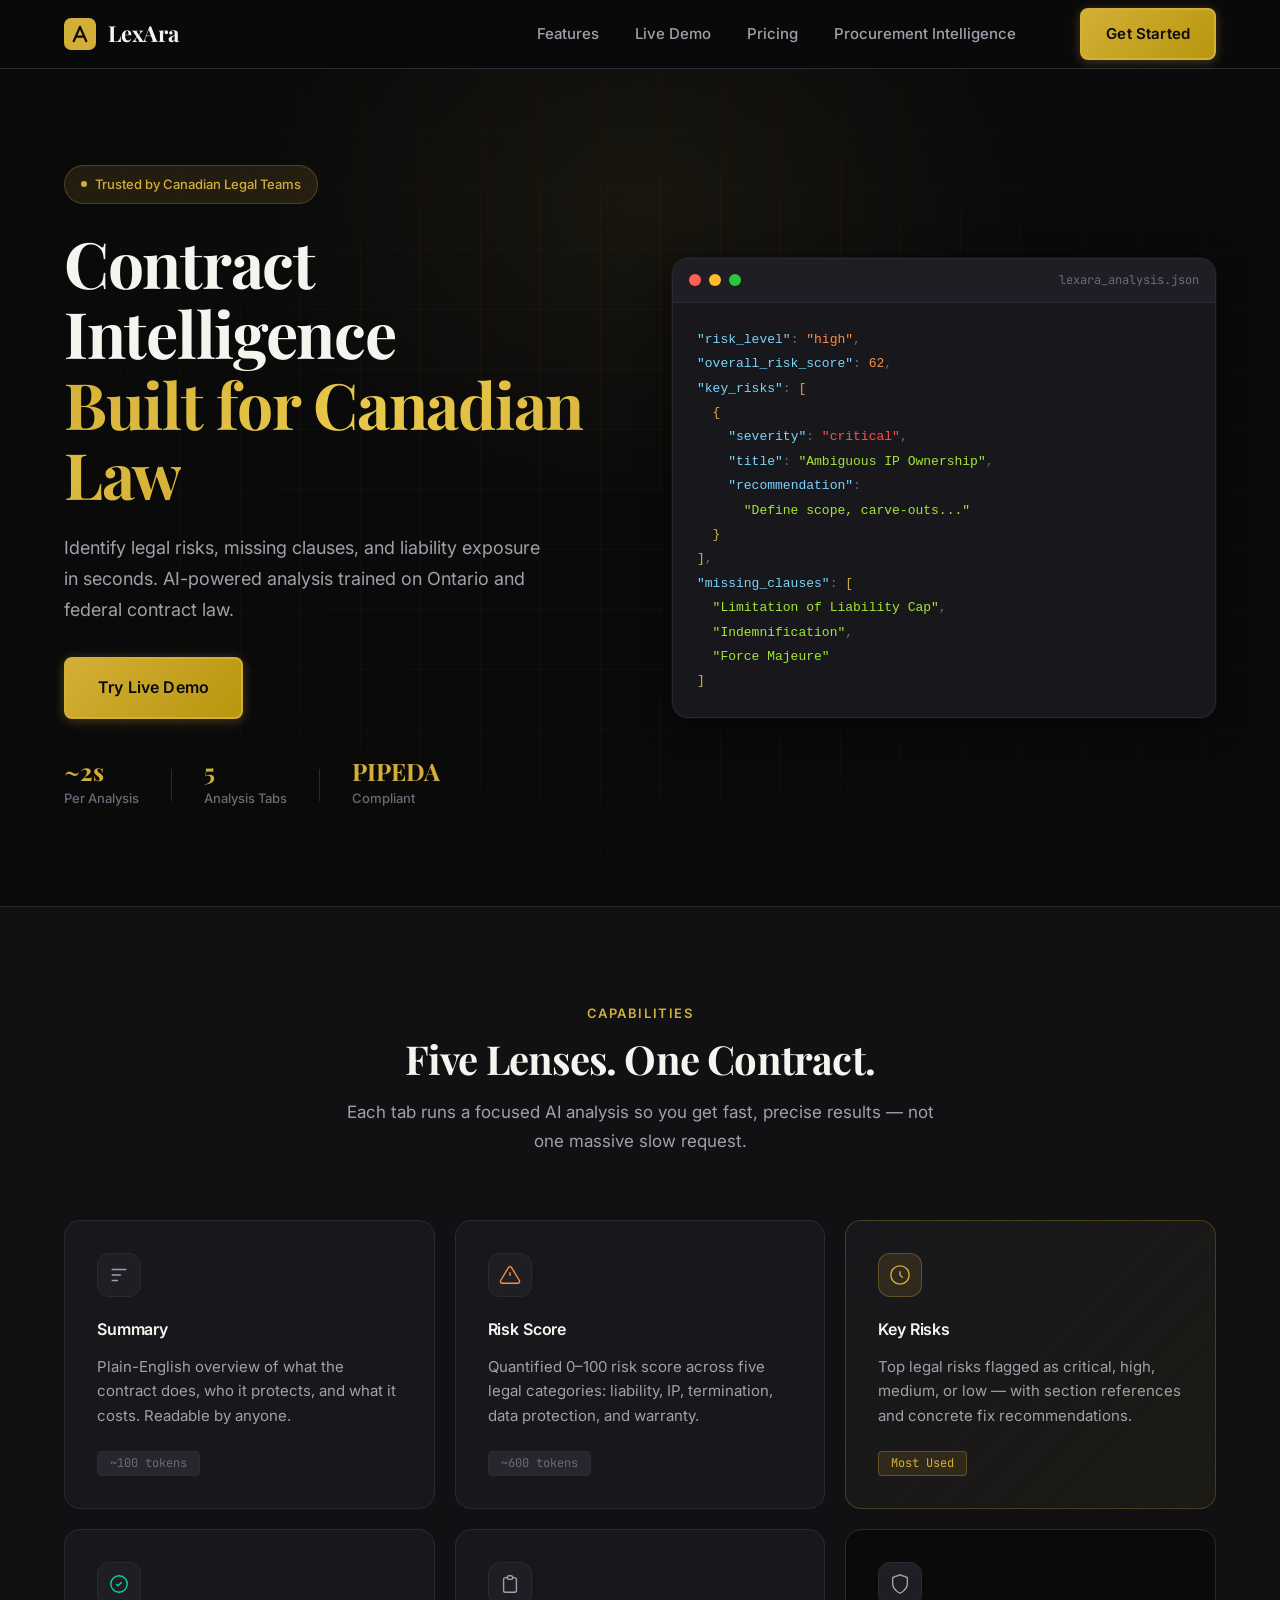
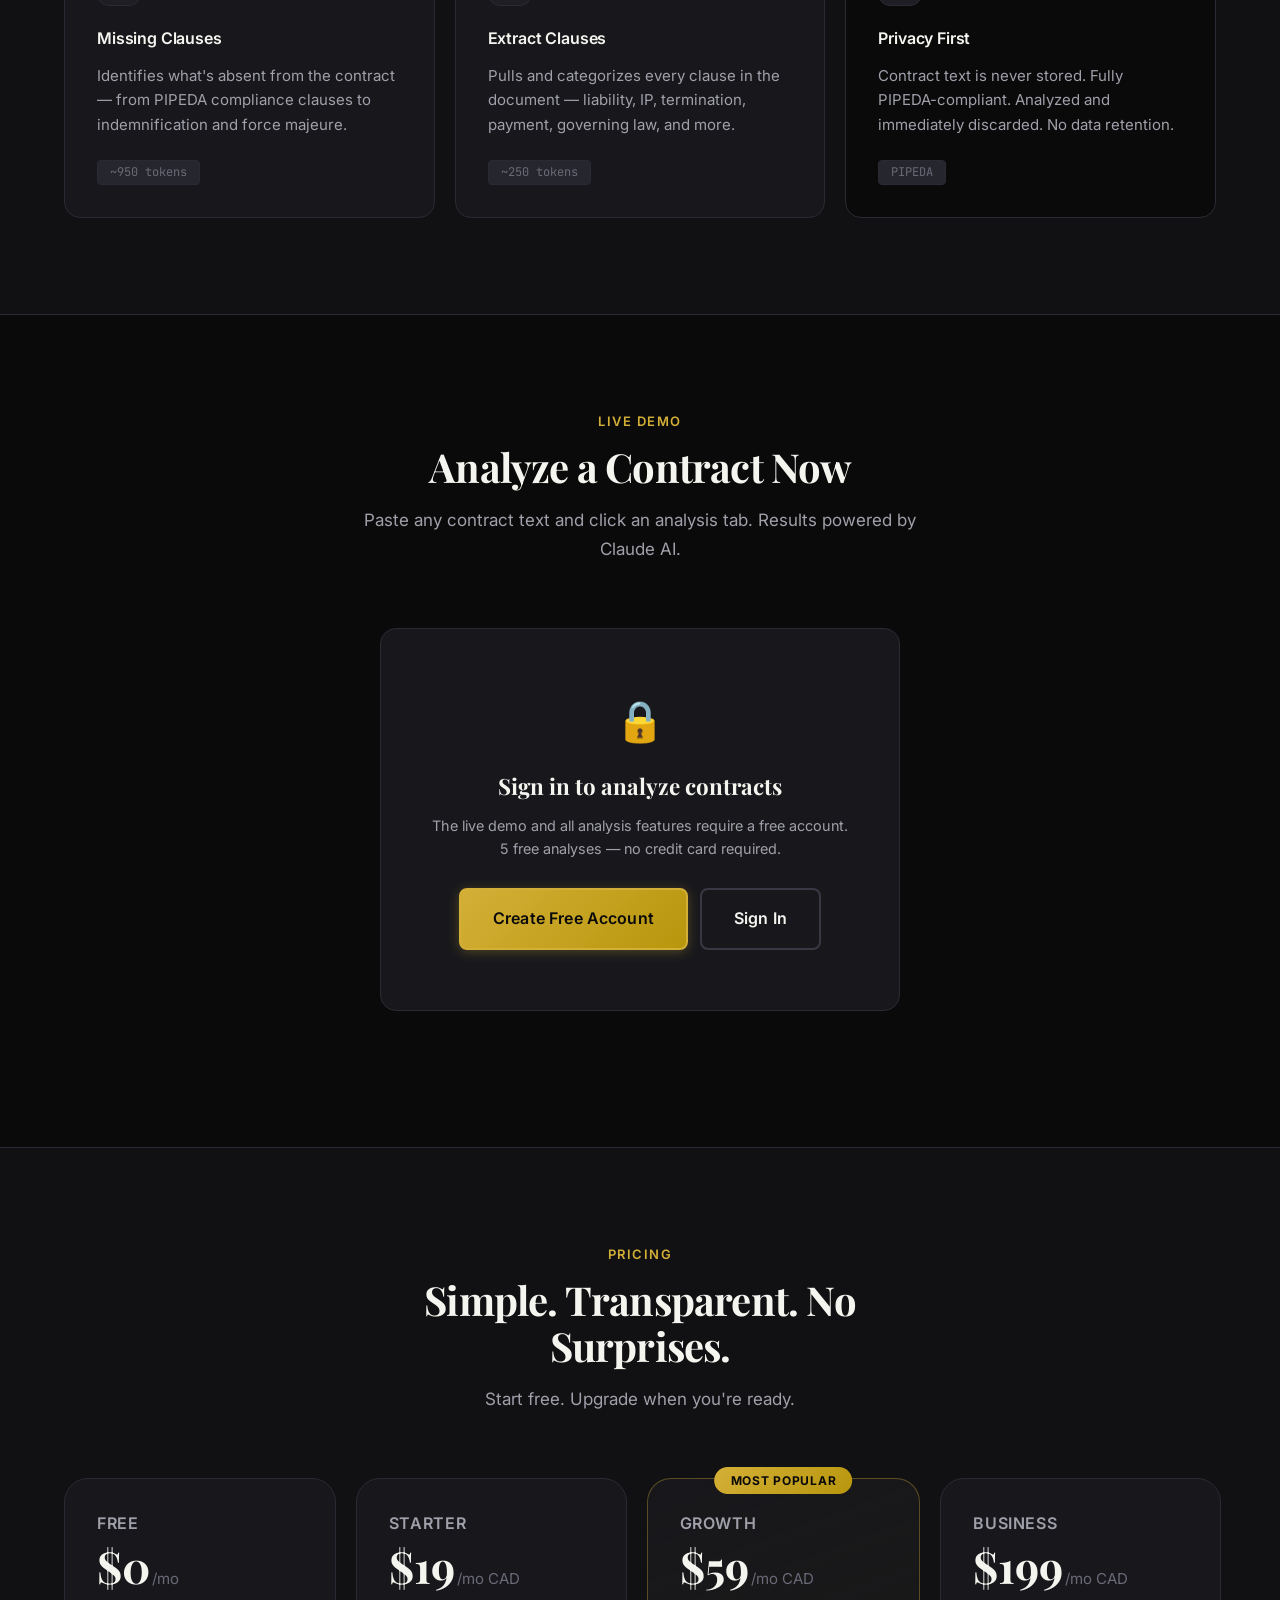
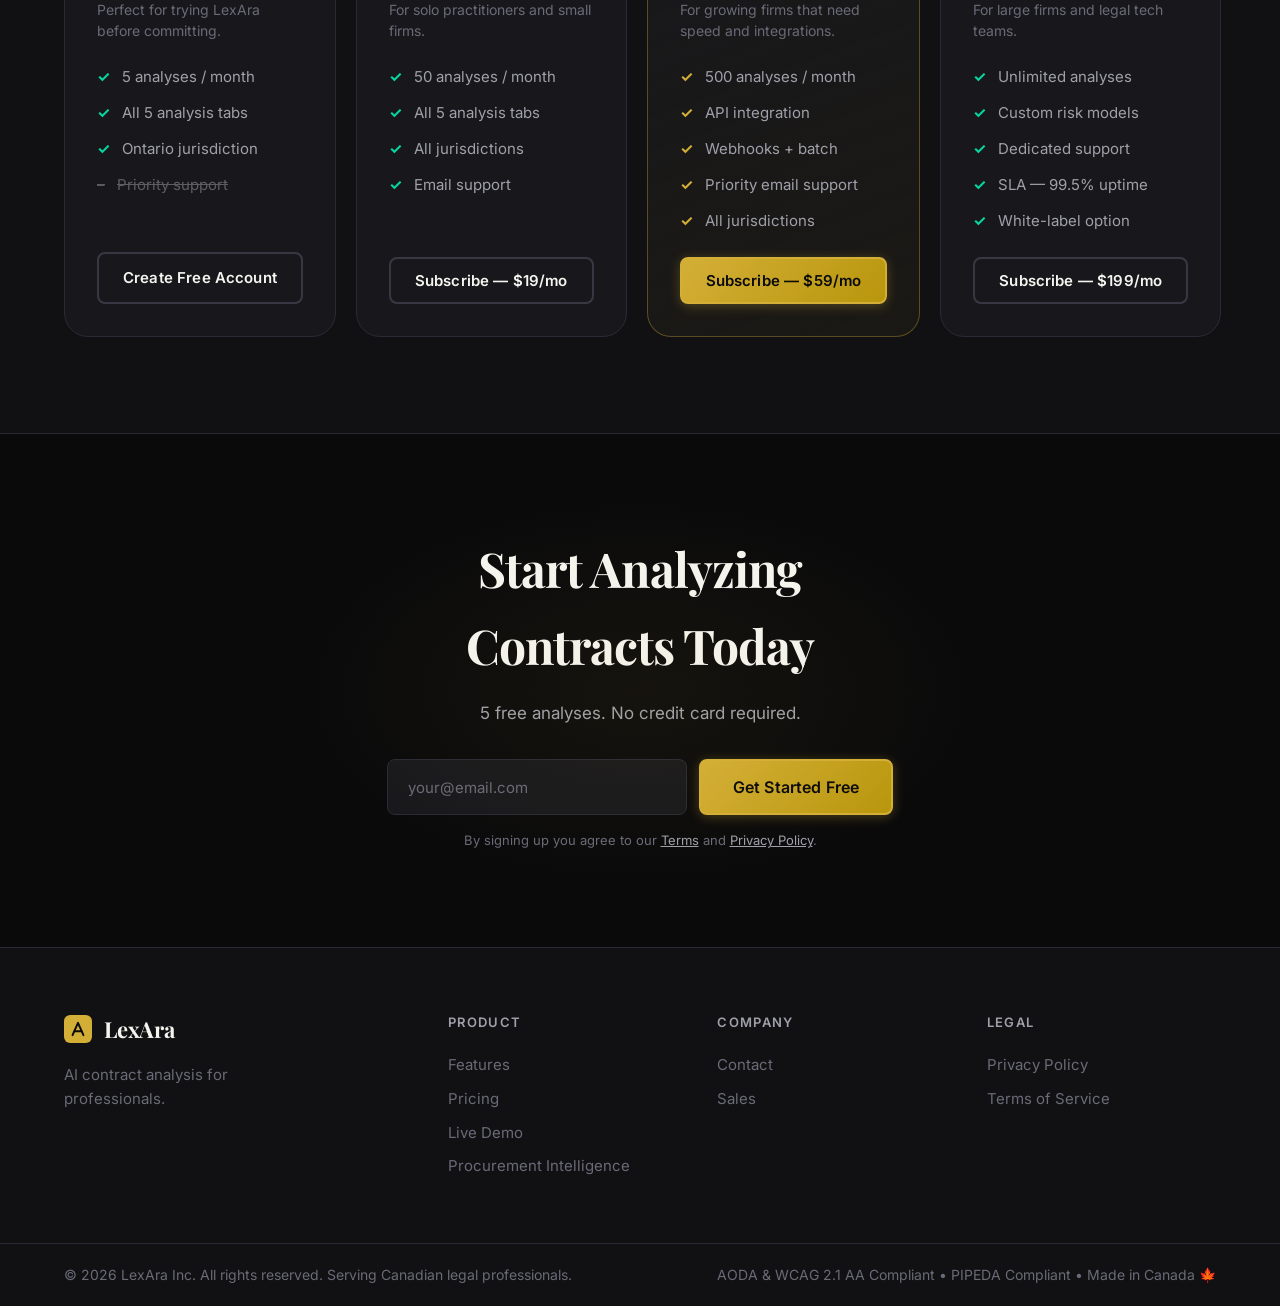
<file: website/index.html>
<!DOCTYPE html>
<html lang="en">
<head>
  <meta charset="UTF-8" />
  <meta name="viewport" content="width=device-width, initial-scale=1.0" />
  <meta name="description" content="LexAra — AI-powered contract analysis for Canadian legal professionals. Identify risks, missing clauses, and get actionable recommendations in seconds." />
  <meta name="theme-color" content="#0A0A0B" />
  <title>LexAra — AI Contract Analysis for Canadian Legal Professionals</title>

  <!-- FE-011: Favicon -->
  <link rel="icon" href="data:image/svg+xml,<svg xmlns='http://www.w3.org/2000/svg' viewBox='0 0 32 32'><text y='26' font-size='26'>⚖️</text></svg>" />

  <!-- FE-011: Open Graph / Social -->
  <meta property="og:type" content="website" />
  <meta property="og:url" content="https://lexara.tech/" />
  <meta property="og:title" content="LexAra — AI Contract Analysis for Canadian Legal Professionals" />
  <meta property="og:description" content="Identify contract risks, missing clauses, and get actionable recommendations in seconds. Built for Ontario legal practice." />
  <meta property="og:image" content="https://lexara.tech/og-image.png" />
  <meta property="og:locale" content="en_CA" />

  <!-- FE-011: Twitter Card -->
  <meta name="twitter:card" content="summary_large_image" />
  <meta name="twitter:title" content="LexAra — AI Contract Analysis" />
  <meta name="twitter:description" content="AI-powered contract analysis for Canadian legal professionals." />
  <meta name="twitter:image" content="https://lexara.tech/og-image.png" />

  <!-- Fonts: Inter (body) + Playfair Display (display) -->
  <link rel="preconnect" href="https://fonts.googleapis.com" />
  <link rel="preconnect" href="https://fonts.gstatic.com" crossorigin />
  <link href="https://fonts.googleapis.com/css2?family=Inter:wght@400;500;600;700&family=Playfair+Display:wght@600;700&family=JetBrains+Mono:wght@400;500&display=swap" rel="stylesheet" />
  <link rel="stylesheet" href="styles.css" />
  <style>
    /* ── Negotiation Simulator on-ramp ───────────────────────── */
    .neg-party-grid { display: grid; grid-template-columns: repeat(auto-fill, minmax(140px, 1fr)); gap: 10px; margin-bottom: var(--space-5, 20px); }
    .neg-party-card { padding: 14px 10px; background: var(--surface-2); border: 1px solid var(--border); border-radius: 10px; cursor: pointer; text-align: center; transition: border-color .2s, background .2s; }
    .neg-party-card:hover { border-color: var(--gold); }
    .neg-party-card.selected { border-color: var(--gold); background: rgba(212,175,55,.12); }
    .neg-party-card .npc-icon { font-size: 1.4rem; margin-bottom: 5px; }
    .neg-party-card .npc-label { font-size: 0.74rem; color: var(--text-secondary); font-weight: 500; line-height: 1.3; }
    .neg-intake-label { font-size: 0.85rem; font-weight: 600; color: var(--text-secondary); margin-bottom: 8px; display: block; }
    .neg-intake-input { width: 100%; background: var(--surface-2); border: 1px solid var(--border); border-radius: 8px; color: var(--text-primary); font-size: 0.9rem; padding: 10px 14px; outline: none; box-sizing: border-box; }
    .neg-intake-input:focus { border-color: var(--gold); }
    .neg-vendor-options { display: flex; gap: 8px; flex-wrap: wrap; }
    .neg-vendor-options label { display: flex; align-items: center; gap: 6px; padding: 8px 14px; background: var(--surface-2); border: 1px solid var(--border); border-radius: 8px; cursor: pointer; font-size: 0.82rem; color: var(--text-secondary); transition: border-color .2s; }
    .neg-vendor-options label:has(input:checked) { border-color: var(--gold); color: var(--gold); }
    .neg-toggle-row { display: flex; align-items: center; justify-content: space-between; padding: 12px 0; border-bottom: 1px solid var(--border); }
    .neg-toggle { position: relative; width: 44px; height: 24px; }
    .neg-toggle input { opacity: 0; width: 0; height: 0; }
    .neg-toggle-slider { position: absolute; inset: 0; background: var(--surface-3); border-radius: 12px; cursor: pointer; transition: background .2s; }
    .neg-toggle-slider:before { content: ''; position: absolute; width: 18px; height: 18px; left: 3px; top: 3px; background: #fff; border-radius: 50%; transition: transform .2s; }
    .neg-toggle input:checked + .neg-toggle-slider { background: var(--gold); }
    .neg-toggle input:checked + .neg-toggle-slider:before { transform: translateX(20px); }
    .neg-section-title { font-size: 0.78rem; text-transform: uppercase; letter-spacing: 0.08em; color: var(--gold); font-weight: 700; margin: 20px 0 10px; }
  </style>
</head>
<body>
  <!-- AODA/WCAG: Skip to main content — must be first element in body -->
  <a href="#main-content" class="skip-link">Skip to main content</a>

  <!-- ── Navigation ────────────────────────────────────────────── -->
  <header class="nav" role="banner">
    <div class="nav-inner">
      <a href="/" class="brand" aria-label="LexAra home">
        <svg class="brand-icon" viewBox="0 0 36 36" fill="none" aria-hidden="true">
          <rect width="36" height="36" rx="8" fill="url(#gold-grad)"/>
          <path d="M11 26L18 10L25 26" stroke="#0A0A0B" stroke-width="2.5" stroke-linecap="round" stroke-linejoin="round"/>
          <path d="M13.5 21H22.5" stroke="#0A0A0B" stroke-width="2.5" stroke-linecap="round"/>
          <defs>
            <linearGradient id="gold-grad" x1="0" y1="0" x2="36" y2="36">
              <stop offset="0%" stop-color="#D4AF37"/>
              <stop offset="100%" stop-color="#B8960C"/>
            </linearGradient>
          </defs>
        </svg>
        <span class="brand-name">LexAra</span>
      </a>

      <button class="nav-toggle" aria-label="Toggle navigation menu" aria-expanded="false" aria-controls="nav-menu">
        <span></span><span></span><span></span>
      </button>

      <nav id="nav-menu" aria-label="Main navigation">
        <ul class="nav-links" role="list">
          <li><a href="#features" class="nav-link">Features</a></li>
          <li><a href="#demo" class="nav-link">Live Demo</a></li>
          <li><a href="#pricing" class="nav-link">Pricing</a></li>
          <li><a href="/procurement-intelligence.html" class="nav-link">Procurement Intelligence</a></li>
        </ul>
      </nav>
      <div style="display:flex;align-items:center;gap:12px">
        <span id="nav-user" style="display:none;color:var(--text-muted);font-size:0.82rem"></span>
        <button id="nav-signout" onclick="doGateLogout()" style="display:none;background:transparent;border:1px solid var(--border);color:var(--text-secondary);border-radius:6px;padding:5px 12px;font-size:0.8rem;cursor:pointer">Sign Out</button>
        <a href="#cta" class="btn btn-gold nav-cta" id="nav-cta-btn">Get Started</a>
      </div>
    </div>
  </header>

  <main id="main-content">

    <!-- ── Hero ──────────────────────────────────────────────────── -->
    <section class="hero" aria-labelledby="hero-title">
      <div class="hero-bg" aria-hidden="true">
        <div class="hero-grid"></div>
        <div class="hero-glow"></div>
      </div>
      <div class="container hero-inner">
        <div class="hero-content">
          <div class="hero-badge" role="note">
            <span class="badge-dot" aria-hidden="true"></span>
            Trusted by Canadian Legal Teams
          </div>
          <h1 id="hero-title" class="hero-title">
            Contract Intelligence<br/>
            <span class="gradient-text">Built for Canadian Law</span>
          </h1>
          <p class="hero-subtitle">
            Identify legal risks, missing clauses, and liability exposure in seconds.
            AI-powered analysis trained on Ontario and federal contract law.
          </p>
          <div class="hero-actions">
            <a href="#demo" class="btn btn-gold btn-lg" id="hero-demo-btn">Try Live Demo</a>
          </div>
          <div class="hero-stats" role="list" aria-label="Key statistics">
            <div class="stat" role="listitem">
              <span class="stat-value">~2s</span>
              <span class="stat-label">Per Analysis</span>
            </div>
            <div class="stat-divider" aria-hidden="true"></div>
            <div class="stat" role="listitem">
              <span class="stat-value">5</span>
              <span class="stat-label">Analysis Tabs</span>
            </div>
            <div class="stat-divider" aria-hidden="true"></div>
            <div class="stat" role="listitem">
              <span class="stat-value">PIPEDA</span>
              <span class="stat-label">Compliant</span>
            </div>
          </div>
        </div>
        <div class="hero-visual" aria-hidden="true">
          <div class="terminal">
            <div class="terminal-bar">
              <span class="dot dot-red"></span>
              <span class="dot dot-yellow"></span>
              <span class="dot dot-green"></span>
              <span class="terminal-title">lexara_analysis.json</span>
            </div>
            <pre class="terminal-body"><code><span class="t-key">"risk_level"</span><span class="t-colon">:</span> <span class="t-warn">"high"</span><span class="t-comma">,</span>
<span class="t-key">"overall_risk_score"</span><span class="t-colon">:</span> <span class="t-num">62</span><span class="t-comma">,</span>
<span class="t-key">"key_risks"</span><span class="t-colon">:</span> <span class="t-bracket">[</span>
  <span class="t-brace">{</span>
    <span class="t-key">"severity"</span><span class="t-colon">:</span> <span class="t-crit">"critical"</span><span class="t-comma">,</span>
    <span class="t-key">"title"</span><span class="t-colon">:</span> <span class="t-str">"Ambiguous IP Ownership"</span><span class="t-comma">,</span>
    <span class="t-key">"recommendation"</span><span class="t-colon">:</span>
      <span class="t-str">"Define scope, carve-outs..."</span>
  <span class="t-brace">}</span>
<span class="t-bracket">]</span><span class="t-comma">,</span>
<span class="t-key">"missing_clauses"</span><span class="t-colon">:</span> <span class="t-bracket">[</span>
  <span class="t-str">"Limitation of Liability Cap"</span><span class="t-comma">,</span>
  <span class="t-str">"Indemnification"</span><span class="t-comma">,</span>
  <span class="t-str">"Force Majeure"</span>
<span class="t-bracket">]</span></code></pre>
          </div>
        </div>
      </div>
    </section>

    <!-- ── Features ──────────────────────────────────────────────── -->
    <section id="features" class="features" aria-labelledby="features-title">
      <div class="container">
        <div class="section-header">
          <p class="section-eyebrow">Capabilities</p>
          <h2 id="features-title" class="section-title">Five Lenses. One Contract.</h2>
          <p class="section-subtitle">Each tab runs a focused AI analysis so you get fast, precise results — not one massive slow request.</p>
        </div>

        <div class="features-grid" role="list">
          <article class="feature-card" role="listitem">
            <div class="feature-icon" aria-hidden="true">
              <svg viewBox="0 0 24 24" fill="none" stroke="currentColor" stroke-width="1.5">
                <path d="M4 6h16M4 12h10M4 18h7"/>
              </svg>
            </div>
            <h3 class="feature-title">Summary</h3>
            <p class="feature-desc">Plain-English overview of what the contract does, who it protects, and what it costs. Readable by anyone.</p>
            <span class="feature-tag">~100 tokens</span>
          </article>

          <article class="feature-card" role="listitem">
            <div class="feature-icon feature-icon--warn" aria-hidden="true">
              <svg viewBox="0 0 24 24" fill="none" stroke="currentColor" stroke-width="1.5">
                <path d="M12 9v4M12 17h.01M10.29 3.86L1.82 18a2 2 0 001.71 3h16.94a2 2 0 001.71-3L13.71 3.86a2 2 0 00-3.42 0z"/>
              </svg>
            </div>
            <h3 class="feature-title">Risk Score</h3>
            <p class="feature-desc">Quantified 0–100 risk score across five legal categories: liability, IP, termination, data protection, and warranty.</p>
            <span class="feature-tag">~600 tokens</span>
          </article>

          <article class="feature-card feature-card--gold" role="listitem">
            <div class="feature-icon feature-icon--gold" aria-hidden="true">
              <svg viewBox="0 0 24 24" fill="none" stroke="currentColor" stroke-width="1.5">
                <circle cx="12" cy="12" r="10"/><path d="M12 8v4l3 3"/>
              </svg>
            </div>
            <h3 class="feature-title">Key Risks</h3>
            <p class="feature-desc">Top legal risks flagged as critical, high, medium, or low — with section references and concrete fix recommendations.</p>
            <span class="feature-tag feature-tag--gold">Most Used</span>
          </article>

          <article class="feature-card" role="listitem">
            <div class="feature-icon feature-icon--green" aria-hidden="true">
              <svg viewBox="0 0 24 24" fill="none" stroke="currentColor" stroke-width="1.5">
                <path d="M9 12l2 2 4-4M21 12a9 9 0 11-18 0 9 9 0 0118 0z"/>
              </svg>
            </div>
            <h3 class="feature-title">Missing Clauses</h3>
            <p class="feature-desc">Identifies what's absent from the contract — from PIPEDA compliance clauses to indemnification and force majeure.</p>
            <span class="feature-tag">~950 tokens</span>
          </article>

          <article class="feature-card" role="listitem">
            <div class="feature-icon" aria-hidden="true">
              <svg viewBox="0 0 24 24" fill="none" stroke="currentColor" stroke-width="1.5">
                <path d="M9 5H7a2 2 0 00-2 2v12a2 2 0 002 2h10a2 2 0 002-2V7a2 2 0 00-2-2h-2M9 5a2 2 0 002 2h2a2 2 0 002-2M9 5a2 2 0 012-2h2a2 2 0 012 2"/>
              </svg>
            </div>
            <h3 class="feature-title">Extract Clauses</h3>
            <p class="feature-desc">Pulls and categorizes every clause in the document — liability, IP, termination, payment, governing law, and more.</p>
            <span class="feature-tag">~250 tokens</span>
          </article>

          <article class="feature-card feature-card--dark" role="listitem">
            <div class="feature-icon" aria-hidden="true">
              <svg viewBox="0 0 24 24" fill="none" stroke="currentColor" stroke-width="1.5">
                <path d="M12 22s8-4 8-10V5l-8-3-8 3v7c0 6 8 10 8 10z"/>
              </svg>
            </div>
            <h3 class="feature-title">Privacy First</h3>
            <p class="feature-desc">Contract text is never stored. Fully PIPEDA-compliant. Analyzed and immediately discarded. No data retention.</p>
            <span class="feature-tag">PIPEDA</span>
          </article>
        </div>
      </div>
    </section>

    <!-- ── Live Demo ─────────────────────────────────────────────── -->
    <section id="demo" class="demo" aria-labelledby="demo-title">
      <div class="container">
        <div class="section-header">
          <p class="section-eyebrow">Live Demo</p>
          <h2 id="demo-title" class="section-title">Analyze a Contract Now</h2>
          <p class="section-subtitle">Paste any contract text and click an analysis tab. Results powered by Claude AI.</p>
        </div>

        <!-- Auth gate for demo — shown to guests, hidden when signed in -->
        <div id="demo-auth-gate" style="text-align:center;padding:60px 20px;background:var(--surface);border:1px solid var(--border);border-radius:16px;max-width:520px;margin:0 auto 40px">
          <div style="font-size:2.5rem;margin-bottom:16px">🔒</div>
          <h3 style="font-family:var(--font-display);color:var(--text-primary);font-size:1.4rem;margin-bottom:10px">Sign in to analyze contracts</h3>
          <p style="color:var(--text-secondary);font-size:0.9rem;margin-bottom:28px;line-height:1.6">The live demo and all analysis features require a free account.<br>5 free analyses — no credit card required.</p>
          <div style="display:flex;gap:12px;justify-content:center;flex-wrap:wrap">
            <a href="/auth.html?mode=register" class="btn btn-gold btn-lg">Create Free Account</a>
            <a href="/auth.html?mode=login" class="btn btn-outline btn-lg">Sign In</a>
          </div>
        </div>

        <div id="demo-content" style="display:none">
        <div class="demo-panel">
          <div class="demo-input-area">
            <!-- Upload zone -->
            <div class="upload-zone" id="upload-zone" role="button" tabindex="0" aria-label="Upload contract file — click or drag and drop">
              <svg viewBox="0 0 24 24" fill="none" stroke="currentColor" stroke-width="1.5" width="28" height="28" aria-hidden="true">
                <path d="M21 15v4a2 2 0 01-2 2H5a2 2 0 01-2-2v-4M17 8l-5-5-5 5M12 3v12"/>
              </svg>
              <div>
                <p class="upload-label">Drop a file here or <span class="upload-link">browse</span></p>
                <p class="upload-hint">PDF, DOCX or TXT — max 10MB</p>
              </div>
              <input type="file" id="file-input" accept=".pdf,.docx,.txt,application/pdf,application/vnd.openxmlformats-officedocument.wordprocessingml.document,text/plain" aria-label="Upload contract file" />
            </div>

            <div class="input-divider"><span>or paste text directly</span></div>

            <label for="contract-input" class="input-label">Contract Text</label>
            <textarea
              id="contract-input"
              class="contract-textarea"
              placeholder="Paste your contract text here (minimum 100 characters)..."
              aria-describedby="input-hint"
              rows="10"
            ></textarea>
            <p id="input-hint" class="input-hint">Your text is never stored. Analyzed and immediately discarded per PIPEDA.</p>

            <div class="demo-meta">
              <div class="meta-row">
                <label for="contract-type" class="meta-label">Contract Type</label>
                <select id="contract-type" class="meta-select" aria-label="Select contract type">
                  <option value="auto">Auto-detect</option>
                  <option value="service_agreement">Service Agreement</option>
                  <option value="nda">NDA</option>
                  <option value="employment">Employment</option>
                  <option value="lease">Lease</option>
                  <option value="other">Other</option>
                </select>
              </div>
              <div class="meta-row">
                <label for="jurisdiction" class="meta-label">Jurisdiction</label>
                <select id="jurisdiction" class="meta-select" aria-label="Select jurisdiction">
                  <option value="ON">Ontario</option>
                  <option value="BC">British Columbia</option>
                  <option value="AB">Alberta</option>
                  <option value="CA">Federal (Canada)</option>
                </select>
              </div>
            </div>
          </div>

          <!-- Analysis Tabs -->
          <div class="demo-tabs" role="tablist" aria-label="Analysis tabs">
            <button class="tab-btn tab-active" role="tab" aria-selected="true" aria-controls="tab-summary" id="btn-summary" data-tab="summary">
              <svg viewBox="0 0 16 16" fill="none" stroke="currentColor" stroke-width="1.5" aria-hidden="true" width="14" height="14">
                <path d="M2 4h12M2 8h8M2 12h5"/>
              </svg>
              Summary
            </button>
            <button class="tab-btn" role="tab" aria-selected="false" aria-controls="tab-risk-score" id="btn-risk-score" data-tab="risk-score">
              <svg viewBox="0 0 16 16" fill="none" stroke="currentColor" stroke-width="1.5" aria-hidden="true" width="14" height="14">
                <path d="M8 2v4l3 2M14 8A6 6 0 112 8a6 6 0 0112 0z"/>
              </svg>
              Risk Score
            </button>
            <button class="tab-btn" role="tab" aria-selected="false" aria-controls="tab-key-risks" id="btn-key-risks" data-tab="key-risks">
              <svg viewBox="0 0 16 16" fill="none" stroke="currentColor" stroke-width="1.5" aria-hidden="true" width="14" height="14">
                <path d="M8 6v3M8 11v1M7 2.27L1 13h14L8 2.27z"/>
              </svg>
              Key Risks
            </button>
            <button class="tab-btn" role="tab" aria-selected="false" aria-controls="tab-missing-clauses" id="btn-missing" data-tab="missing-clauses">
              <svg viewBox="0 0 16 16" fill="none" stroke="currentColor" stroke-width="1.5" aria-hidden="true" width="14" height="14">
                <circle cx="8" cy="8" r="6"/><path d="M8 5v3M8 11v1"/>
              </svg>
              Missing Clauses
            </button>
            <button class="tab-btn" role="tab" aria-selected="false" aria-controls="tab-extract-clauses" id="btn-extract" data-tab="extract-clauses">
              <svg viewBox="0 0 16 16" fill="none" stroke="currentColor" stroke-width="1.5" aria-hidden="true" width="14" height="14">
                <rect x="2" y="2" width="12" height="12" rx="2"/><path d="M5 6h6M5 9h4"/>
              </svg>
              Clause Revisions
            </button>
          </div>

          <!-- Results toolbar -->
          <div class="demo-toolbar">
            <button class="btn btn-ghost btn-sm" id="clear-btn" aria-label="Clear contract text and results">
              <svg viewBox="0 0 16 16" fill="none" stroke="currentColor" stroke-width="1.5" width="14" height="14" aria-hidden="true"><path d="M2 2l12 12M14 2L2 14"/></svg>
              Clear
            </button>
            <button class="btn btn-ghost btn-sm" id="download-btn" aria-label="Download analysis results as text file" disabled>
              <svg viewBox="0 0 16 16" fill="none" stroke="currentColor" stroke-width="1.5" width="14" height="14" aria-hidden="true"><path d="M8 2v8M5 7l3 3 3-3M3 13h10"/></svg>
              Download Results
            </button>
          </div>

          <!-- Results area -->
          <div class="demo-results">
            <div id="tab-summary"   role="tabpanel" aria-labelledby="btn-summary"     class="tab-panel tab-panel--active"></div>
            <div id="tab-risk-score" role="tabpanel" aria-labelledby="btn-risk-score"  class="tab-panel"></div>
            <div id="tab-key-risks"  role="tabpanel" aria-labelledby="btn-key-risks"   class="tab-panel"></div>
            <div id="tab-missing-clauses"  role="tabpanel" aria-labelledby="btn-missing"  class="tab-panel"></div>
            <div id="tab-extract-clauses" role="tabpanel" aria-labelledby="btn-extract" class="tab-panel"></div>

            <div class="demo-placeholder" id="demo-placeholder" aria-live="polite">
              <svg viewBox="0 0 48 48" fill="none" stroke="currentColor" stroke-width="1" aria-hidden="true" width="48" height="48">
                <path d="M12 4h16l8 8v32H12V4z" stroke-opacity="0.3"/>
                <path d="M28 4v8h8" stroke-opacity="0.3"/>
                <path d="M18 20h12M18 26h8M18 32h10" stroke-opacity="0.3"/>
              </svg>
              <p>Paste contract text above and click a tab to analyze</p>
            </div>
          </div>
        </div>
          <!-- ── Negotiation Simulator CTA (shown after Key Risks analysis) ── -->
          <div id="negotiation-cta" style="display:none;margin-top:2rem;padding:1.5rem 2rem;background:linear-gradient(135deg,rgba(212,175,55,.09),rgba(212,175,55,.03));border:1px solid var(--gold);border-radius:16px;text-align:center">
            <div style="font-size:1.6rem;margin-bottom:8px">⚖️</div>
            <h3 style="font-family:var(--font-display);color:var(--text-primary);font-size:1.15rem;margin-bottom:6px">Ready to Negotiate?</h3>
            <p style="color:var(--text-secondary);font-size:0.88rem;margin-bottom:1.2rem;max-width:480px;margin-left:auto;margin-right:auto;line-height:1.6">
              Your contract has <strong style="color:var(--gold)" id="neg-risk-count">0</strong> risk flags.
              Enter the Negotiation Simulator to model how opposing counsel would respond —
              with Canadian case law, BATNA analysis, and cross-clause trade intelligence.
            </p>
            <button onclick="openNegotiationIntake()"
                    style="padding:12px 30px;background:linear-gradient(135deg,var(--gold),#B8960C);color:#000;font-weight:700;font-size:0.92rem;border:none;border-radius:10px;cursor:pointer">
              Enter Negotiation Simulator →
            </button>
            <p style="color:var(--text-muted);font-size:0.73rem;margin-top:10px">Powered by SaulLM · Canadian jurisdiction rules · No contract data stored</p>
          </div>
        </div><!-- /demo-content -->
      </div>
    </section>

    <!-- ── Pricing ───────────────────────────────────────────────── -->
    <section id="pricing" class="pricing" aria-labelledby="pricing-title">
      <div class="container">
        <div class="section-header">
          <p class="section-eyebrow">Pricing</p>
          <h2 id="pricing-title" class="section-title">Simple. Transparent. No Surprises.</h2>
          <p class="section-subtitle">Start free. Upgrade when you're ready.</p>
        </div>

        <div class="pricing-grid" role="list">
          <!-- Free -->
          <article class="pricing-card" role="listitem">
            <div class="pricing-top">
              <h3 class="plan-name">Free</h3>
              <div class="plan-price"><span class="price-amt">$0</span><span class="price-per">/mo</span></div>
              <p class="plan-desc">Perfect for trying LexAra before committing.</p>
            </div>
            <ul class="plan-features" role="list">
              <li role="listitem"><span class="check" aria-hidden="true">✓</span> 5 analyses / month</li>
              <li role="listitem"><span class="check" aria-hidden="true">✓</span> All 5 analysis tabs</li>
              <li role="listitem"><span class="check" aria-hidden="true">✓</span> Ontario jurisdiction</li>
              <li class="plan-feat--off" role="listitem"><span aria-hidden="true">–</span> Priority support</li>
            </ul>
            <a href="/auth.html?mode=register" class="btn btn-outline btn-full">Create Free Account</a>
          </article>

          <!-- Starter -->
          <article class="pricing-card" role="listitem">
            <div class="pricing-top">
              <h3 class="plan-name">Starter</h3>
              <div class="plan-price"><span class="price-amt">$19</span><span class="price-per">/mo CAD</span></div>
              <p class="plan-desc">For solo practitioners and small firms.</p>
            </div>
            <ul class="plan-features" role="list">
              <li role="listitem"><span class="check" aria-hidden="true">✓</span> 50 analyses / month</li>
              <li role="listitem"><span class="check" aria-hidden="true">✓</span> All 5 analysis tabs</li>
              <li role="listitem"><span class="check" aria-hidden="true">✓</span> All jurisdictions</li>
              <li role="listitem"><span class="check" aria-hidden="true">✓</span> Email support</li>
            </ul>
            <button class="btn btn-outline btn-full checkout-btn" data-plan="starter">Subscribe — $19/mo</button>
          </article>

          <!-- Growth — Featured -->
          <article class="pricing-card pricing-card--featured" role="listitem" aria-label="Most popular plan: Growth">
            <div class="pricing-badge" aria-label="Most popular">Most Popular</div>
            <div class="pricing-top">
              <h3 class="plan-name">Growth</h3>
              <div class="plan-price"><span class="price-amt">$59</span><span class="price-per">/mo CAD</span></div>
              <p class="plan-desc">For growing firms that need speed and integrations.</p>
            </div>
            <ul class="plan-features" role="list">
              <li role="listitem"><span class="check check--gold" aria-hidden="true">✓</span> 500 analyses / month</li>
              <li role="listitem"><span class="check check--gold" aria-hidden="true">✓</span> API integration</li>
              <li role="listitem"><span class="check check--gold" aria-hidden="true">✓</span> Webhooks + batch</li>
              <li role="listitem"><span class="check check--gold" aria-hidden="true">✓</span> Priority email support</li>
              <li role="listitem"><span class="check check--gold" aria-hidden="true">✓</span> All jurisdictions</li>
            </ul>
            <button class="btn btn-gold btn-full checkout-btn" data-plan="growth">Subscribe — $59/mo</button>
          </article>

          <!-- Business -->
          <article class="pricing-card" role="listitem">
            <div class="pricing-top">
              <h3 class="plan-name">Business</h3>
              <div class="plan-price"><span class="price-amt">$199</span><span class="price-per">/mo CAD</span></div>
              <p class="plan-desc">For large firms and legal tech teams.</p>
            </div>
            <ul class="plan-features" role="list">
              <li role="listitem"><span class="check" aria-hidden="true">✓</span> Unlimited analyses</li>
              <li role="listitem"><span class="check" aria-hidden="true">✓</span> Custom risk models</li>
              <li role="listitem"><span class="check" aria-hidden="true">✓</span> Dedicated support</li>
              <li role="listitem"><span class="check" aria-hidden="true">✓</span> SLA — 99.5% uptime</li>
              <li role="listitem"><span class="check" aria-hidden="true">✓</span> White-label option</li>
            </ul>
            <button class="btn btn-outline btn-full checkout-btn" data-plan="business">Subscribe — $199/mo</button>
          </article>
        </div>
      </div>
    </section>

    <!-- ── CTA ───────────────────────────────────────────────────── -->
    <section id="cta" class="cta" aria-labelledby="cta-title">
      <div class="container cta-inner">
        <div class="cta-glow" aria-hidden="true"></div>
        <h2 id="cta-title" class="cta-title">Start Analyzing Contracts Today</h2>
        <p class="cta-sub">5 free analyses. No credit card required.</p>
        <form class="cta-form" aria-label="Sign up for free trial" novalidate>
          <div class="cta-form-row">
            <label for="cta-email" class="visually-hidden">Email address</label>
            <input
              type="email"
              id="cta-email"
              class="cta-input"
              placeholder="your@email.com"
              autocomplete="email"
              aria-required="true"
              aria-describedby="cta-form-hint"
            />
            <button type="submit" class="btn btn-gold btn-lg">Get Started Free</button>
          </div>
          <p id="cta-form-hint" class="cta-note">By signing up you agree to our <a href="/terms">Terms</a> and <a href="/privacy">Privacy Policy</a>.</p>
        </form>
      </div>
    </section>

  </main>

  <!-- ── Footer ────────────────────────────────────────────────── -->
  <footer class="footer" role="contentinfo">
    <div class="container footer-inner">
      <div class="footer-brand">
        <a href="/" class="brand" aria-label="LexAra home">
          <svg class="brand-icon brand-icon--sm" viewBox="0 0 36 36" fill="none" aria-hidden="true">
            <rect width="36" height="36" rx="8" fill="url(#gold-grad2)"/>
            <path d="M11 26L18 10L25 26" stroke="#0A0A0B" stroke-width="2.5" stroke-linecap="round" stroke-linejoin="round"/>
            <path d="M13.5 21H22.5" stroke="#0A0A0B" stroke-width="2.5" stroke-linecap="round"/>
            <defs>
              <linearGradient id="gold-grad2" x1="0" y1="0" x2="36" y2="36">
                <stop offset="0%" stop-color="#D4AF37"/>
                <stop offset="100%" stop-color="#B8960C"/>
              </linearGradient>
            </defs>
          </svg>
          <span class="brand-name">LexAra</span>
        </a>
        <p class="footer-tagline">AI contract analysis for professionals.</p>
      </div>

      <div class="footer-col">
        <h3 class="footer-heading">Product</h3>
        <ul role="list">
          <li><a href="#features">Features</a></li>
          <li><a href="#pricing">Pricing</a></li>
          <li><a href="#demo">Live Demo</a></li>
          <li><a href="/procurement-intelligence.html">Procurement Intelligence</a></li>
        </ul>
      </div>
      <div class="footer-col">
        <h3 class="footer-heading">Company</h3>
        <ul role="list">
          <!-- /about and /blog pages not yet available -->
          <li><a href="mailto:hello@lexara.tech">Contact</a></li>
          <li><a href="mailto:sales@lexara.tech">Sales</a></li>
        </ul>
      </div>
      <div class="footer-col">
        <h3 class="footer-heading">Legal</h3>
        <ul role="list">
          <li><a href="/privacy.html">Privacy Policy</a></li>
          <li><a href="/terms.html">Terms of Service</a></li>
          <!-- /security and /accessibility pages not yet available -->
        </ul>
      </div>
    </div>

    <div class="footer-bottom">
      <div class="container footer-bottom-inner">
        <p>&copy; 2026 LexAra Inc. All rights reserved. Serving Canadian legal professionals.</p>
        <p class="footer-compliance">AODA &amp; WCAG 2.1 AA Compliant &bull; PIPEDA Compliant &bull; Made in Canada 🍁</p>
      </div>
    </div>
  </footer>

  <!-- ── Negotiation Intake Modal ─────────────────────────────── -->
  <div id="negotiation-intake-modal" style="display:none;position:fixed;inset:0;background:rgba(0,0,0,.88);z-index:9998;align-items:center;justify-content:center;padding:20px;box-sizing:border-box">
    <div style="background:var(--surface);border:1px solid var(--border);border-radius:18px;width:100%;max-width:660px;max-height:90vh;overflow-y:auto;box-shadow:0 24px 80px rgba(0,0,0,.6)">

      <!-- Header -->
      <div style="display:flex;align-items:center;justify-content:space-between;padding:20px 24px;border-bottom:1px solid var(--border);position:sticky;top:0;background:var(--surface);z-index:1">
        <div>
          <h2 style="font-family:var(--font-display);color:var(--text-primary);font-size:1.2rem;margin:0">⚖️ Negotiation Simulator</h2>
          <p style="color:var(--text-muted);font-size:0.8rem;margin:2px 0 0">Set your position before entering the arena</p>
        </div>
        <button onclick="closeNegotiationIntake()" style="background:transparent;border:1px solid var(--border);color:var(--text-muted);border-radius:8px;width:32px;height:32px;cursor:pointer;font-size:1rem;display:flex;align-items:center;justify-content:center">×</button>
      </div>

      <!-- Body -->
      <div style="padding:24px">

        <!-- Step 1: Party Type -->
        <p class="neg-section-title">Step 1 — Who are you in this contract?</p>
        <div class="neg-party-grid">
          <div class="neg-party-card" id="party-card-government_authority" onclick="selectPartyType('government_authority')">
            <div class="npc-icon">🏛</div><div class="npc-label">Government Authority</div>
          </div>
          <div class="neg-party-card" id="party-card-federal_vendor" onclick="selectPartyType('federal_vendor')">
            <div class="npc-icon">🏢</div><div class="npc-label">Federal / Provincial Vendor</div>
          </div>
          <div class="neg-party-card" id="party-card-prime_contractor" onclick="selectPartyType('prime_contractor')">
            <div class="npc-icon">🔗</div><div class="npc-label">Prime Contractor</div>
          </div>
          <div class="neg-party-card" id="party-card-subcontractor" onclick="selectPartyType('subcontractor')">
            <div class="npc-icon">📦</div><div class="npc-label">Sub-Contractor</div>
          </div>
          <div class="neg-party-card" id="party-card-software_licensor" onclick="selectPartyType('software_licensor')">
            <div class="npc-icon">💻</div><div class="npc-label">Software Licensor</div>
          </div>
          <div class="neg-party-card" id="party-card-software_licensee" onclick="selectPartyType('software_licensee')">
            <div class="npc-icon">🖥</div><div class="npc-label">Software Licensee</div>
          </div>
          <div class="neg-party-card" id="party-card-commercial_buyer" onclick="selectPartyType('commercial_buyer')">
            <div class="npc-icon">🛒</div><div class="npc-label">Commercial Buyer</div>
          </div>
          <div class="neg-party-card" id="party-card-commercial_seller" onclick="selectPartyType('commercial_seller')">
            <div class="npc-icon">📤</div><div class="npc-label">Commercial Seller</div>
          </div>
        </div>

        <!-- Step 2: Contract Context -->
        <p class="neg-section-title">Step 2 — Contract context</p>
        <div style="display:grid;grid-template-columns:1fr 1fr;gap:16px;margin-bottom:16px">
          <div>
            <label class="neg-intake-label" for="intake-jurisdiction">Jurisdiction</label>
            <select id="intake-jurisdiction" class="neg-intake-input">
              <option value="FED">Federal (Canada)</option>
              <option value="ON" selected>Ontario</option>
              <option value="BC">British Columbia</option>
              <option value="AB">Alberta</option>
              <option value="QC">Québec</option>
              <option value="SK">Saskatchewan</option>
              <option value="MB">Manitoba</option>
              <option value="NB">New Brunswick</option>
              <option value="NS">Nova Scotia</option>
              <option value="PEI">Prince Edward Island</option>
              <option value="NL">Newfoundland & Labrador</option>
              <option value="YT">Yukon</option>
              <option value="NWT">Northwest Territories</option>
              <option value="NU">Nunavut</option>
            </select>
          </div>
          <div>
            <label class="neg-intake-label" for="intake-contract-value">Estimated Contract Value (CAD)</label>
            <input type="number" id="intake-contract-value" class="neg-intake-input" placeholder="e.g. 2500000" min="0" oninput="populateIntakeClauses()">
          </div>
        </div>

        <!-- Vendor count -->
        <label class="neg-intake-label">Qualified vendors available for this requirement?</label>
        <div class="neg-vendor-options" style="margin-bottom:16px">
          <label><input type="radio" name="vendor-count" value="1"> Only 1 (sole source)</label>
          <label><input type="radio" name="vendor-count" value="2"> 2–3</label>
          <label><input type="radio" name="vendor-count" value="5"> 4–10</label>
          <label><input type="radio" name="vendor-count" value="11"> 10+</label>
          <label><input type="radio" name="vendor-count" value="5" checked> Unknown</label>
        </div>

        <!-- FQE toggle -->
        <div class="neg-toggle-row">
          <div>
            <span style="color:var(--text-primary);font-size:0.88rem;font-weight:500">Fiscal quarter / year-end pressure to close?</span>
            <p style="color:var(--text-muted);font-size:0.78rem;margin:2px 0 0">Affects BATNA calculations — both parties feel this</p>
          </div>
          <label class="neg-toggle"><input type="checkbox" id="intake-fqe-toggle"><span class="neg-toggle-slider"></span></label>
        </div>

        <!-- Step 3: Non-negotiables -->
        <p class="neg-section-title">Step 3 — Your non-negotiables</p>
        <p style="color:var(--text-muted);font-size:0.8rem;margin-bottom:12px">Check the risk flags you <strong>cannot sign without fixing</strong>. The simulator will fight hardest for these.</p>
        <div id="intake-nn-checklist" style="max-height:180px;overflow-y:auto;border:1px solid var(--border);border-radius:8px;padding:0 12px"></div>

        <!-- Step 4: Tradeables -->
        <p class="neg-section-title">Step 4 — What you're willing to trade</p>
        <p style="color:var(--text-muted);font-size:0.8rem;margin-bottom:12px">Check items you'd accept as-is in exchange for winning your non-negotiables.</p>
        <div id="intake-tr-checklist" style="max-height:180px;overflow-y:auto;border:1px solid var(--border);border-radius:8px;padding:0 12px"></div>

      </div><!-- /body -->

      <!-- Footer -->
      <div style="display:flex;align-items:center;justify-content:space-between;padding:16px 24px;border-top:1px solid var(--border);background:var(--surface);border-radius:0 0 18px 18px;position:sticky;bottom:0">
        <p style="color:var(--text-muted);font-size:0.75rem;margin:0">All analysis is for informational purposes only — not legal advice</p>
        <div style="display:flex;gap:10px">
          <button onclick="closeNegotiationIntake()" style="padding:10px 20px;background:transparent;border:1px solid var(--border);color:var(--text-secondary);border-radius:8px;cursor:pointer;font-size:0.85rem">Cancel</button>
          <button id="intake-submit-btn" onclick="startNegotiationSession()" disabled
                  style="padding:10px 24px;background:linear-gradient(135deg,var(--gold),#B8960C);color:#000;font-weight:700;border:none;border-radius:8px;cursor:pointer;font-size:0.88rem;opacity:0.5;transition:opacity .2s"
                  onmouseenter="if(!this.disabled)this.style.opacity='.85'" onmouseleave="if(!this.disabled)this.style.opacity='1'">
            Start Simulation →
          </button>
        </div>
      </div>

    </div>
  </div>

  <script>
    // Enable submit button styling when enabled
    const _intakeSubmit = document.getElementById('intake-submit-btn');
    if (_intakeSubmit) {
      const _obs = new MutationObserver(() => {
        _intakeSubmit.style.opacity = _intakeSubmit.disabled ? '0.5' : '1';
        _intakeSubmit.style.cursor  = _intakeSubmit.disabled ? 'not-allowed' : 'pointer';
      });
      _obs.observe(_intakeSubmit, { attributes: true, attributeFilter: ['disabled'] });
    }
  </script>

  <script src="script.js"></script>
</body>
</html>
</file>
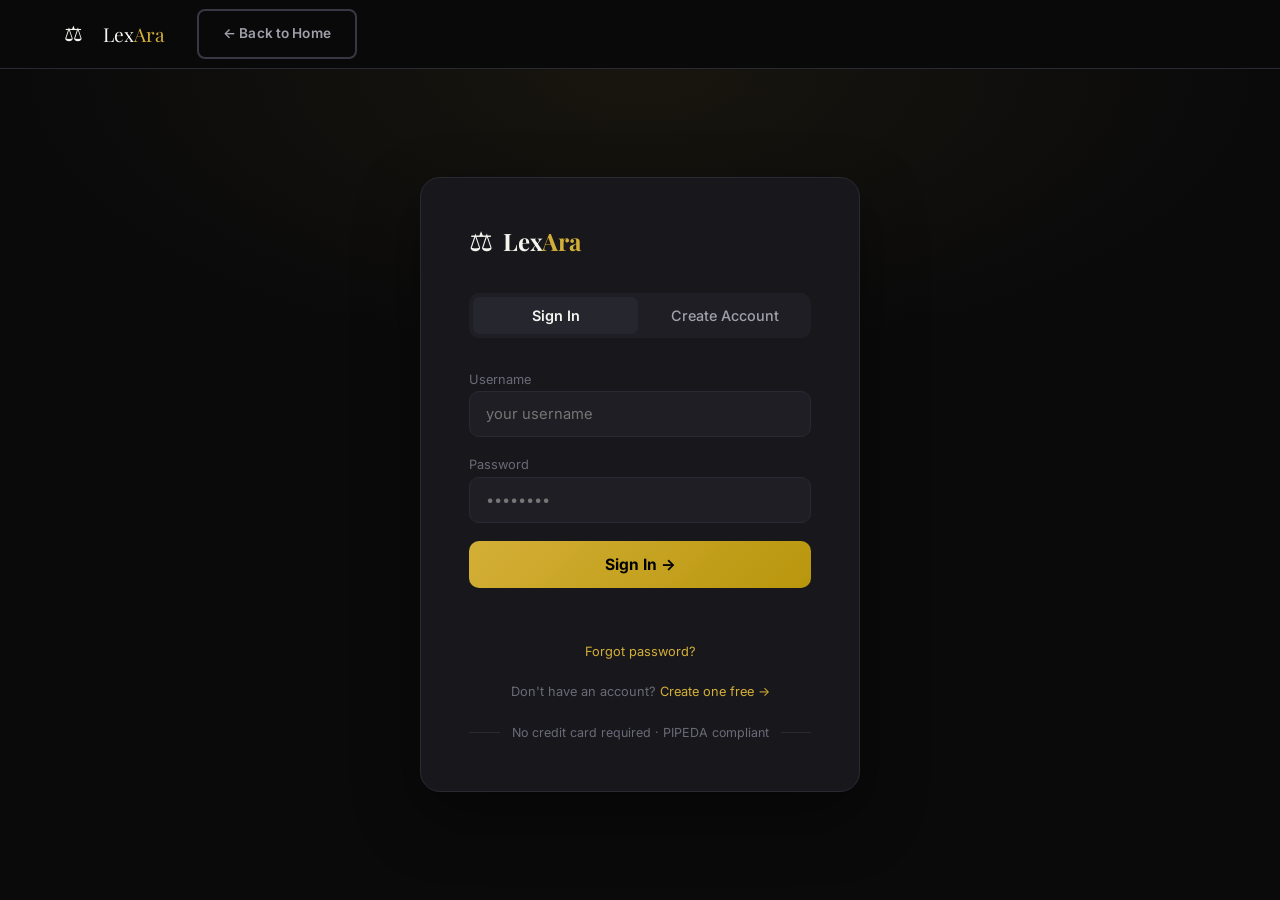
<file: website/auth.html>
<!DOCTYPE html>
<html lang="en">
<head>
  <meta charset="UTF-8" />
  <meta name="viewport" content="width=device-width, initial-scale=1.0" />
  <meta name="description" content="Sign in or create a free account to access LexAra AI contract analysis." />
  <title>Sign In — LexAra</title>
  <link rel="preconnect" href="https://fonts.googleapis.com" />
  <link rel="preconnect" href="https://fonts.gstatic.com" crossorigin />
  <link href="https://fonts.googleapis.com/css2?family=Inter:wght@400;500;600;700&family=Playfair+Display:wght@600;700&display=swap" rel="stylesheet" />
  <link rel="stylesheet" href="styles.css" />
  <style>
    body { display: flex; flex-direction: column; min-height: 100vh; }
    .auth-page {
      flex: 1; display: flex; align-items: center; justify-content: center;
      padding: 40px 20px;
      background: radial-gradient(ellipse 70% 50% at 50% 0%, rgba(212,175,55,0.07) 0%, transparent 70%);
    }
    .auth-box {
      background: var(--surface); border: 1px solid var(--border);
      border-radius: 20px; padding: 44px 48px; width: 100%; max-width: 440px;
      box-shadow: 0 24px 64px rgba(0,0,0,0.4);
    }
    .auth-logo { display: flex; align-items: center; gap: 10px; margin-bottom: 32px; text-decoration: none; }
    .auth-logo .logo-mark { font-size: 1.7rem; }
    .auth-logo .logo-text { font-family: var(--font-display); font-size: 1.5rem; color: var(--text-primary); }
    .auth-logo .logo-accent { color: var(--gold); }

    .auth-tabs { display: flex; gap: 4px; background: var(--surface-2); border-radius: 10px; padding: 4px; margin-bottom: 28px; }
    .auth-tab { flex: 1; padding: 10px; border: none; border-radius: 7px; background: transparent; color: var(--text-secondary); font-size: 0.9rem; font-weight: 500; cursor: pointer; transition: all 0.15s; }
    .auth-tab.active { background: var(--surface-3); color: var(--text-primary); font-weight: 600; }

    .auth-form { display: flex; flex-direction: column; gap: 14px; }
    .auth-form input, .auth-form select {
      background: var(--surface-2); border: 1px solid var(--border);
      border-radius: 10px; color: var(--text-primary); font-size: 0.92rem;
      padding: 13px 16px; outline: none; transition: border-color 0.15s; width: 100%; box-sizing: border-box;
    }
    .auth-form input:focus, .auth-form select:focus { border-color: var(--gold); }
    .auth-form select option { background: var(--surface-2); }

    .auth-form label { font-size: 0.8rem; color: var(--text-muted); margin-bottom: -8px; }

    .auth-submit {
      padding: 14px; margin-top: 4px;
      background: linear-gradient(135deg, var(--gold), var(--gold-dark));
      color: #000; font-weight: 700; font-size: 0.97rem;
      border: none; border-radius: 10px; cursor: pointer; transition: opacity 0.15s;
    }
    .auth-submit:hover { opacity: 0.88; }

    .auth-msg { font-size: 0.85rem; min-height: 20px; text-align: center; }
    .auth-msg.error   { color: #f87171; }
    .auth-msg.success { color: #4ade80; }

    .auth-footer-note { text-align: center; color: var(--text-muted); font-size: 0.8rem; margin-top: 20px; line-height: 1.6; }
    .auth-footer-note a { color: var(--gold); text-decoration: none; }

    .auth-divider { display: flex; align-items: center; gap: 12px; margin: 4px 0; }
    .auth-divider span { color: var(--text-muted); font-size: 0.78rem; white-space: nowrap; }
    .auth-divider::before, .auth-divider::after { content: ""; flex: 1; height: 1px; background: var(--border); }
  </style>
</head>
<body>

<!-- Nav (minimal) -->
<header class="nav" role="banner">
  <div class="nav-inner">
    <a href="/" class="brand" aria-label="LexAra home">
      <span style="font-size:1.3rem">⚖</span>
      <span style="font-family:var(--font-display);font-size:1.2rem;color:var(--text-primary);margin-left:8px">Lex<span style="color:var(--gold)">Ara</span></span>
    </a>
    <a href="/" class="btn btn-ghost" style="font-size:0.85rem">← Back to Home</a>
  </div>
</header>

<div class="auth-page">
  <div class="auth-box">
    <a href="/" class="auth-logo">
      <span class="logo-mark">⚖</span>
      <span class="logo-text">Lex<span class="logo-accent">Ara</span></span>
    </a>

    <div class="auth-tabs">
      <button class="auth-tab" id="tab-login" onclick="switchTab('login')">Sign In</button>
      <button class="auth-tab" id="tab-register" onclick="switchTab('register')">Create Account</button>
    </div>

    <!-- Login Form -->
    <div id="form-login">
      <div class="auth-form">
        <div>
          <label for="login-username">Username</label>
          <input type="text" id="login-username" placeholder="your username" autocomplete="username" />
        </div>
        <div>
          <label for="login-password">Password</label>
          <input type="password" id="login-password" placeholder="••••••••" autocomplete="current-password" />
        </div>
        <button class="auth-submit" onclick="doLogin()">Sign In →</button>
        <div class="auth-msg" id="login-msg"></div>
      </div>
      <p class="auth-footer-note"><a href="#" onclick="showForgot();return false">Forgot password?</a></p>
      <p class="auth-footer-note">Don't have an account? <a href="#" onclick="switchTab('register');return false">Create one free →</a></p>
    </div>

    <!-- Forgot Password -->
    <div id="form-forgot" style="display:none">
      <div class="auth-form">
        <div>
          <label for="forgot-email">Email address</label>
          <input type="email" id="forgot-email" placeholder="you@example.com" autocomplete="email" />
        </div>
        <button class="auth-submit" onclick="doForgot()">Send Reset Link →</button>
        <div class="auth-msg" id="forgot-msg"></div>
      </div>
      <p class="auth-footer-note">Remembered it? <a href="#" onclick="switchTab('login');return false">Back to sign in →</a></p>
    </div>

    <!-- Reset Password (opened from the emailed link) -->
    <div id="form-reset" style="display:none">
      <div class="auth-form">
        <div>
          <label for="reset-password">New password</label>
          <input type="password" id="reset-password" placeholder="at least 8 characters" autocomplete="new-password" />
        </div>
        <div>
          <label for="reset-password2">Confirm new password</label>
          <input type="password" id="reset-password2" placeholder="••••••••" autocomplete="new-password" />
        </div>
        <button class="auth-submit" onclick="doReset()">Set New Password →</button>
        <div class="auth-msg" id="reset-msg"></div>
      </div>
    </div>

    <!-- Register Form -->
    <div id="form-register" style="display:none">
      <div class="auth-form">
        <div>
          <label for="reg-username">Username</label>
          <input type="text" id="reg-username" placeholder="choose a username" autocomplete="username" />
        </div>
        <div>
          <label for="reg-email">Email address</label>
          <input type="email" id="reg-email" placeholder="you@example.com" autocomplete="email" />
        </div>
        <div>
          <label for="reg-password">Password</label>
          <input type="password" id="reg-password" placeholder="••••••••" autocomplete="new-password" />
        </div>
        <div>
          <label for="reg-role">I am a…</label>
          <select id="reg-role">
            <option value="procurement">Procurement Officer</option>
            <option value="legal">Legal Counsel</option>
          </select>
        </div>
        <button class="auth-submit" onclick="doRegister()">Create Free Account →</button>
        <div class="auth-msg" id="reg-msg"></div>
      </div>
      <p class="auth-footer-note">Already have an account? <a href="#" onclick="switchTab('login');return false">Sign in →</a></p>
    </div>

    <div class="auth-divider" style="margin-top:20px"><span>No credit card required · PIPEDA compliant</span></div>
  </div>
</div>

<script>
const API = (window.location.hostname === "localhost" || window.location.hostname === "127.0.0.1")
  ? "http://localhost:8000/v1"
  : "https://api.lexara.tech/v1";

// Read ?mode= from URL to pick tab
const urlMode = new URLSearchParams(window.location.search).get("mode");

function switchTab(tab) {
  document.getElementById("form-login").style.display    = tab === "login"    ? "" : "none";
  document.getElementById("form-register").style.display = tab === "register" ? "" : "none";
  document.getElementById("form-forgot").style.display   = tab === "forgot"   ? "" : "none";
  document.getElementById("form-reset").style.display    = tab === "reset"    ? "" : "none";
  document.getElementById("tab-login").classList.toggle("active",    tab === "login");
  document.getElementById("tab-register").classList.toggle("active", tab === "register");
}

function showForgot() { switchTab("forgot"); }

async function doForgot() {
  const email = document.getElementById("forgot-email").value.trim();
  const msg   = document.getElementById("forgot-msg");
  msg.textContent = "";
  if (!email) { msg.className = "auth-msg error"; msg.textContent = "Please enter your email address."; return; }
  try {
    const res = await fetch(`${API}/auth/forgot-password`, {
      method: "POST",
      headers: { "Content-Type": "application/json" },
      body: JSON.stringify({ email }),
    });
    const data = await res.json();
    if (!res.ok) throw new Error(data.detail || "Request failed");
    msg.className = "auth-msg success";
    msg.textContent = "✓ " + data.message;
  } catch(e) {
    msg.className = "auth-msg error";
    msg.textContent = e.message;
  }
}

async function doReset() {
  const p1  = document.getElementById("reset-password").value;
  const p2  = document.getElementById("reset-password2").value;
  const msg = document.getElementById("reset-msg");
  const token = new URLSearchParams(window.location.search).get("reset_token");
  msg.textContent = "";
  if (p1.length < 8) { msg.className = "auth-msg error"; msg.textContent = "Password must be at least 8 characters."; return; }
  if (p1 !== p2)     { msg.className = "auth-msg error"; msg.textContent = "Passwords don't match."; return; }
  try {
    const res = await fetch(`${API}/auth/reset-password`, {
      method: "POST",
      headers: { "Content-Type": "application/json" },
      body: JSON.stringify({ token, new_password: p1 }),
    });
    const data = await res.json();
    if (!res.ok) throw new Error(data.detail || "Reset failed");
    msg.className = "auth-msg success";
    msg.textContent = "✓ " + data.message;
    history.replaceState(null, "", window.location.pathname);  // drop the spent token from the URL
    setTimeout(() => switchTab("login"), 1500);
  } catch(e) {
    msg.className = "auth-msg error";
    msg.textContent = e.message;
  }
}

async function doLogin() {
  const username = document.getElementById("login-username").value.trim();
  const password = document.getElementById("login-password").value;
  const msg      = document.getElementById("login-msg");
  msg.textContent = "";
  if (!username || !password) { msg.className = "auth-msg error"; msg.textContent = "Please fill in all fields."; return; }
  try {
    const res = await fetch(`${API}/auth/login`, {
      method: "POST",
      headers: { "Content-Type": "application/json" },
      body: JSON.stringify({ username, password }),
    });
    const data = await res.json();
    if (!res.ok) throw new Error(data.detail || "Login failed");
    localStorage.setItem("pai_token", data.access_token);
    localStorage.setItem("pai_role",  data.role);
    localStorage.setItem("pai_user",  username);
    msg.className = "auth-msg success";
    msg.textContent = "✓ Signed in — redirecting…";
    const redirect = new URLSearchParams(window.location.search).get("next") || "/#demo";
    setTimeout(() => window.location.href = redirect, 600);
  } catch(e) {
    msg.className = "auth-msg error";
    msg.textContent = e.message;
  }
}

async function doRegister() {
  const username = document.getElementById("reg-username").value.trim();
  const email    = document.getElementById("reg-email").value.trim();
  const password = document.getElementById("reg-password").value;
  const role     = document.getElementById("reg-role").value;
  const msg      = document.getElementById("reg-msg");
  msg.textContent = "";
  if (!username || !email || !password) { msg.className = "auth-msg error"; msg.textContent = "Please fill in all fields."; return; }
  try {
    const res = await fetch(`${API}/auth/register`, {
      method: "POST",
      headers: { "Content-Type": "application/json" },
      body: JSON.stringify({ username, email, password, role }),
    });
    const data = await res.json();
    if (!res.ok) throw new Error(data.detail || "Registration failed");
    msg.className = "auth-msg success";
    msg.textContent = "✓ Account created — signing you in…";
    // Auto-login
    setTimeout(async () => {
      try {
        const res2 = await fetch(`${API}/auth/login`, {
          method: "POST", headers: { "Content-Type": "application/json" },
          body: JSON.stringify({ username, password }),
        });
        if (!res2.ok) throw new Error("Auto-login failed");
        const d2 = await res2.json();
        localStorage.setItem("pai_token", d2.access_token);
        localStorage.setItem("pai_role",  d2.role);
        localStorage.setItem("pai_user",  username);
        const redirect = new URLSearchParams(window.location.search).get("next") || "/#demo";
        window.location.href = redirect;
      } catch(_) {
        msg.className = "auth-msg success";
        msg.textContent = "Account created! Please sign in manually.";
        switchTab("login");
      }
    }, 800);
  } catch(e) {
    msg.className = "auth-msg error";
    msg.textContent = e.message;
  }
}

// Enter key support
document.addEventListener("DOMContentLoaded", () => {
  // Emailed reset link lands here with ?reset_token= — takes priority over
  // everything, including an existing session (user may be locked out).
  if (new URLSearchParams(window.location.search).get("reset_token")) {
    switchTab("reset");
    return;
  }
  switchTab(urlMode === "forgot" ? "forgot" : urlMode === "register" ? "register" : "login");

  // If already logged in, redirect straight to demo
  if (localStorage.getItem("pai_token")) {
    window.location.href = new URLSearchParams(window.location.search).get("next") || "/#demo";
    return;
  }

  ["login-username","login-password"].forEach(id => {
    document.getElementById(id)?.addEventListener("keydown", e => { if (e.key === "Enter") doLogin(); });
  });
  ["reg-username","reg-email","reg-password"].forEach(id => {
    document.getElementById(id)?.addEventListener("keydown", e => { if (e.key === "Enter") doRegister(); });
  });
});
</script>
</body>
</html>
</file>
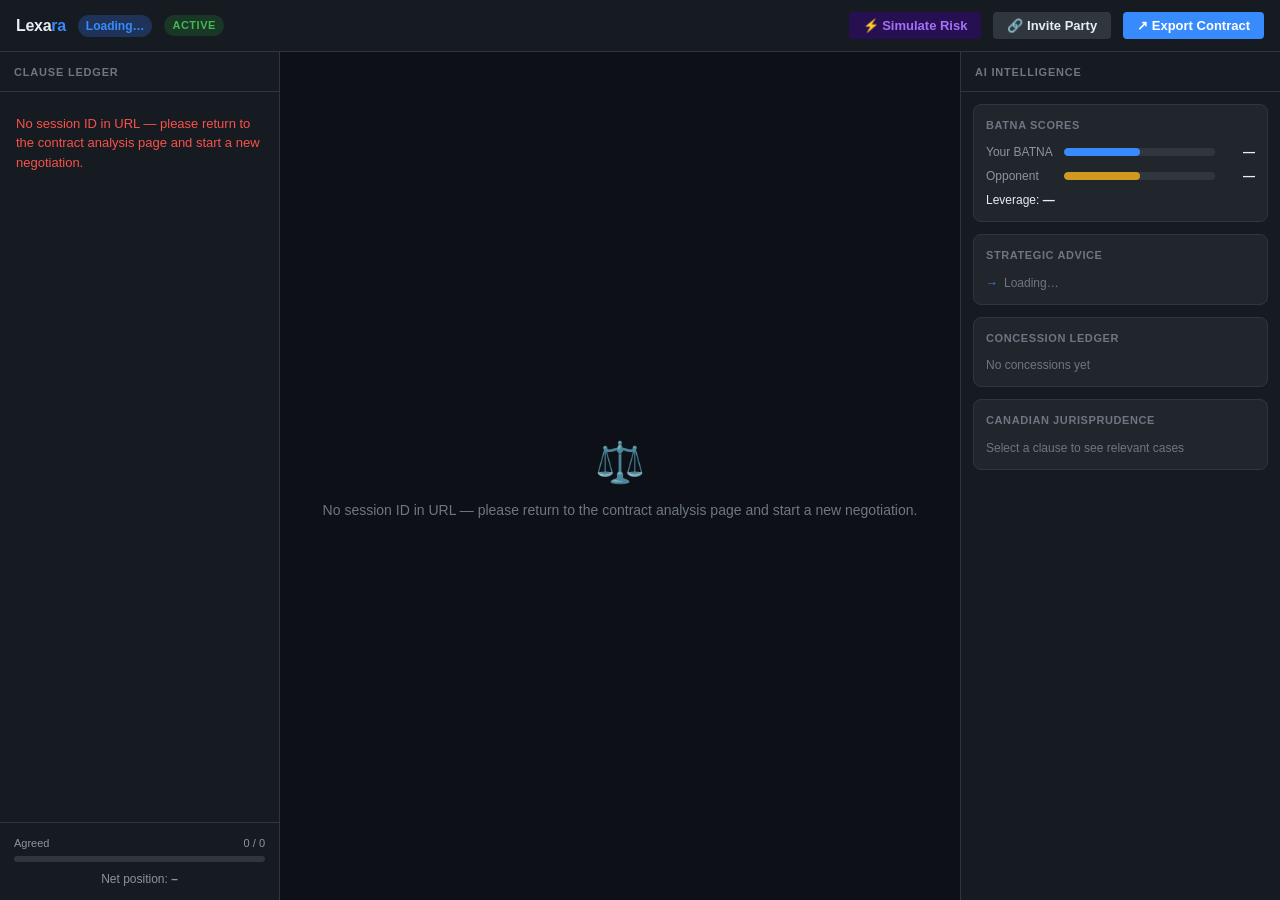
<file: website/negotiation-arena.html>
<!DOCTYPE html>
<html lang="en">
<head>
<meta charset="UTF-8" />
<meta name="viewport" content="width=device-width, initial-scale=1.0" />
<title>Lexara — Clause Negotiation Arena</title>
<style>
  /* ── Reset & Tokens ────────────────────────────────────────── */
  *, *::before, *::after { box-sizing: border-box; margin: 0; padding: 0; }
  :root {
    --bg:          #0d1117;
    --surface:     #161b22;
    --surface2:    #21262d;
    --surface3:    #30363d;
    --border:      #30363d;
    --border2:     #444c56;
    --text:        #e6edf3;
    --text2:       #8b949e;
    --text3:       #6e7681;
    --blue:        #388bfd;
    --blue-dim:    #1f3358;
    --green:       #3fb950;
    --green-dim:   #1a3626;
    --yellow:      #d29922;
    --yellow-dim:  #362808;
    --red:         #f85149;
    --red-dim:     #3b1219;
    --purple:      #a371f7;
    --purple-dim:  #271052;
    --orange:      #f0883e;
    --orange-dim:  #3d1d00;
    --radius:      8px;
    --radius-sm:   4px;
    --shadow:      0 8px 24px rgba(0,0,0,.4);
  }
  body { background: var(--bg); color: var(--text); font-family: -apple-system, BlinkMacSystemFont, "Segoe UI", sans-serif; font-size: 14px; line-height: 1.5; height: 100vh; display: flex; flex-direction: column; overflow: hidden; }

  /* ── Top bar ──────────────────────────────────────────────── */
  #topbar {
    display: flex; align-items: center; gap: 12px;
    padding: 0 16px; height: 52px; background: var(--surface);
    border-bottom: 1px solid var(--border); flex-shrink: 0;
  }
  #topbar .logo { font-weight: 700; font-size: 16px; color: var(--text); letter-spacing: -.3px; }
  #topbar .logo span { color: var(--blue); }
  #session-badge { background: var(--blue-dim); color: var(--blue); padding: 2px 8px; border-radius: 20px; font-size: 12px; font-weight: 600; }
  #status-badge { padding: 2px 8px; border-radius: 20px; font-size: 11px; font-weight: 700; text-transform: uppercase; letter-spacing: .5px; }
  .status-active   { background: var(--green-dim); color: var(--green); }
  .status-completed{ background: var(--surface3); color: var(--text2); }
  .status-stalemate{ background: var(--yellow-dim); color: var(--yellow); }
  #topbar .sep { flex: 1; }
  #party-type-label { color: var(--text2); font-size: 12px; }
  #topbar button { padding: 6px 14px; border-radius: var(--radius-sm); border: none; cursor: pointer; font-size: 13px; font-weight: 600; transition: opacity .15s; }
  #topbar button:hover { opacity: .85; }
  #btn-invite   { background: var(--surface3); color: var(--text); border: 1px solid var(--border2); }
  #btn-export   { background: var(--blue); color: #fff; }
  #btn-scenario { background: var(--purple-dim); color: var(--purple); border: 1px solid var(--purple); }

  /* ── 3-column layout ──────────────────────────────────────── */
  #arena {
    display: grid;
    grid-template-columns: 280px 1fr 320px;
    flex: 1;
    overflow: hidden;
  }

  /* ── Left: Clause Ledger ──────────────────────────────────── */
  #clause-ledger {
    background: var(--surface); border-right: 1px solid var(--border);
    display: flex; flex-direction: column; overflow: hidden;
  }
  #clause-ledger h3 {
    padding: 12px 14px 10px; font-size: 11px; font-weight: 700;
    text-transform: uppercase; letter-spacing: .8px; color: var(--text3);
    border-bottom: 1px solid var(--border); flex-shrink: 0;
  }
  #clause-list { overflow-y: auto; flex: 1; padding: 6px 0; }
  .clause-item {
    display: flex; flex-direction: column; gap: 4px;
    padding: 10px 14px; cursor: pointer;
    border-left: 3px solid transparent;
    transition: background .1s;
  }
  .clause-item:hover    { background: var(--surface2); }
  .clause-item.selected { background: var(--surface2); border-left-color: var(--blue); }
  .clause-item .ci-top  { display: flex; align-items: center; gap: 6px; }
  .clause-item .ci-name { font-weight: 600; font-size: 13px; flex: 1; }
  .clause-item .ci-state { font-size: 10px; font-weight: 700; padding: 1px 6px; border-radius: 10px; text-transform: uppercase; letter-spacing: .3px; }
  .state-pending        { background: var(--surface3);     color: var(--text2); }
  .state-your_move      { background: var(--blue-dim);     color: var(--blue); }
  .state-opponent_move  { background: var(--yellow-dim);   color: var(--yellow); }
  .state-agreed         { background: var(--green-dim);    color: var(--green); }
  .state-stalemate      { background: var(--red-dim);      color: var(--red); }
  .state-trade_pending  { background: var(--purple-dim);   color: var(--purple); }
  .state-withdrawn      { background: var(--surface3);     color: var(--text3); text-decoration: line-through; }
  .clause-item .ci-tags { display: flex; gap: 4px; flex-wrap: wrap; }
  .tag-nn   { font-size: 10px; background: var(--red-dim);    color: var(--red);    padding: 1px 5px; border-radius: 3px; }
  .tag-tr   { font-size: 10px; background: var(--orange-dim); color: var(--orange); padding: 1px 5px; border-radius: 3px; }
  .clause-item .ci-risk { font-size: 11px; color: var(--text3); }

  /* Progress bar at bottom of ledger */
  #ledger-progress { padding: 12px 14px; border-top: 1px solid var(--border); flex-shrink: 0; }
  #ledger-progress .lp-label { display: flex; justify-content: space-between; font-size: 11px; color: var(--text2); margin-bottom: 5px; }
  #ledger-bar-track { background: var(--surface3); border-radius: 4px; height: 6px; overflow: hidden; }
  #ledger-bar-fill  { height: 100%; background: var(--green); border-radius: 4px; transition: width .4s; }
  #net-value-summary { margin-top: 8px; text-align: center; font-size: 12px; color: var(--text2); }
  #net-value-summary span { font-weight: 700; }

  /* ── Centre: Proposal Workspace ───────────────────────────── */
  #workspace {
    display: flex; flex-direction: column; overflow: hidden;
    background: var(--bg);
  }
  #workspace-header {
    padding: 14px 18px 12px; border-bottom: 1px solid var(--border);
    background: var(--surface); flex-shrink: 0;
  }
  #ws-clause-type { font-size: 11px; text-transform: uppercase; letter-spacing: .7px; color: var(--text3); margin-bottom: 4px; }
  #ws-clause-name { font-size: 17px; font-weight: 700; }
  #ws-clause-risk { font-size: 12px; color: var(--text2); margin-top: 3px; }

  #workspace-body { flex: 1; overflow-y: auto; padding: 16px 18px; display: flex; flex-direction: column; gap: 14px; }

  /* Clause text blocks */
  .ws-section-label { font-size: 11px; text-transform: uppercase; letter-spacing: .7px; color: var(--text3); margin-bottom: 6px; font-weight: 700; }
  .text-block {
    background: var(--surface); border: 1px solid var(--border); border-radius: var(--radius);
    padding: 12px 14px; font-size: 13px; line-height: 1.7; color: var(--text2);
    white-space: pre-wrap; word-break: break-word;
  }
  .text-block.highlight { border-color: var(--blue); color: var(--text); }
  textarea.text-block {
    resize: vertical; min-height: 100px; color: var(--text);
    background: var(--surface); font-family: inherit; font-size: 13px;
    outline: none; width: 100%;
  }
  textarea.text-block:focus { border-color: var(--blue); }

  /* Round history */
  #round-history { display: flex; flex-direction: column; gap: 8px; }
  .round-card {
    background: var(--surface); border: 1px solid var(--border); border-radius: var(--radius);
    padding: 10px 13px;
  }
  .round-card .rc-header { display: flex; align-items: center; gap: 8px; margin-bottom: 6px; }
  .rc-actor { font-size: 11px; font-weight: 700; padding: 1px 7px; border-radius: 10px; }
  .rc-actor.user     { background: var(--blue-dim); color: var(--blue); }
  .rc-actor.opponent { background: var(--yellow-dim); color: var(--yellow); }
  .rc-action { font-size: 11px; color: var(--text3); text-transform: uppercase; letter-spacing: .3px; }
  .rc-time   { font-size: 11px; color: var(--text3); margin-left: auto; }
  .rc-text   { font-size: 12px; color: var(--text2); font-style: italic; line-height: 1.6; }
  .rc-response { font-size: 12px; color: var(--text); margin-top: 5px; padding: 6px 10px; background: var(--surface2); border-radius: 4px; border-left: 3px solid var(--text3); }
  .rc-response.accept { border-left-color: var(--green); }
  .rc-response.reject { border-left-color: var(--red); }
  .rc-response.counter{ border-left-color: var(--yellow); }
  .rc-response.trade  { border-left-color: var(--purple); }

  /* Action bar */
  #action-bar {
    padding: 12px 18px; border-top: 1px solid var(--border);
    background: var(--surface); flex-shrink: 0;
    display: flex; gap: 8px; flex-wrap: wrap; align-items: center;
  }
  #action-bar button {
    padding: 7px 16px; border-radius: var(--radius-sm); border: none;
    cursor: pointer; font-size: 13px; font-weight: 600; transition: opacity .15s;
  }
  #action-bar button:disabled { opacity: .35; cursor: not-allowed; }
  #action-bar button:not(:disabled):hover { opacity: .85; }
  #btn-propose { background: var(--blue); color: #fff; }
  #btn-accept  { background: var(--green); color: #000; }
  #btn-reject  { background: var(--red-dim); color: var(--red); border: 1px solid var(--red); }
  #btn-counter { background: var(--yellow-dim); color: var(--yellow); border: 1px solid var(--yellow); }
  #btn-trade   { background: var(--purple-dim); color: var(--purple); border: 1px solid var(--purple); }
  #action-hint { font-size: 12px; color: var(--text3); margin-left: auto; font-style: italic; }

  /* Empty state */
  #ws-empty { flex: 1; display: flex; flex-direction: column; align-items: center; justify-content: center; color: var(--text3); gap: 8px; }
  #ws-empty .icon { font-size: 40px; }
  #ws-empty p { font-size: 14px; }

  /* ── Right: Intelligence Panel ────────────────────────────── */
  #intel-panel {
    background: var(--surface); border-left: 1px solid var(--border);
    display: flex; flex-direction: column; overflow: hidden;
  }
  #intel-panel h3 {
    padding: 12px 14px 10px; font-size: 11px; font-weight: 700;
    text-transform: uppercase; letter-spacing: .8px; color: var(--text3);
    border-bottom: 1px solid var(--border); flex-shrink: 0;
  }
  #intel-body { overflow-y: auto; flex: 1; padding: 12px; display: flex; flex-direction: column; gap: 12px; }

  /* BATNA card */
  .ip-card { background: var(--surface2); border-radius: var(--radius); border: 1px solid var(--border); padding: 12px; }
  .ip-card-title { font-size: 11px; font-weight: 700; text-transform: uppercase; letter-spacing: .6px; color: var(--text3); margin-bottom: 10px; }

  .batna-row { display: flex; align-items: center; gap: 8px; margin-bottom: 6px; }
  .batna-label { font-size: 12px; width: 70px; color: var(--text2); }
  .batna-track { flex: 1; background: var(--surface3); border-radius: 4px; height: 8px; overflow: hidden; }
  .batna-fill   { height: 100%; border-radius: 4px; transition: width .5s; }
  .batna-fill.user     { background: var(--blue); }
  .batna-fill.opponent { background: var(--yellow); }
  .batna-val { font-size: 12px; font-weight: 700; width: 32px; text-align: right; }
  #batna-leverage { margin-top: 6px; font-size: 12px; }
  #batna-leverage span { font-weight: 700; }

  /* Strategic advice */
  #advice-list { display: flex; flex-direction: column; gap: 6px; }
  .advice-item { display: flex; gap: 6px; font-size: 12px; color: var(--text2); }
  .advice-item::before { content: "→"; color: var(--blue); font-weight: 700; flex-shrink: 0; }

  /* Concession ledger */
  .concession-row { display: flex; justify-content: space-between; align-items: center; padding: 5px 0; border-bottom: 1px solid var(--border); }
  .concession-row:last-child { border-bottom: none; }
  .conc-dir { font-size: 11px; font-weight: 700; padding: 1px 6px; border-radius: 3px; }
  .conc-gave   { background: var(--red-dim);   color: var(--red); }
  .conc-gained { background: var(--green-dim); color: var(--green); }
  .conc-desc { font-size: 12px; color: var(--text2); flex: 1; margin: 0 8px; }
  .conc-val  { font-size: 12px; font-weight: 700; color: var(--text); }
  .ledger-net { display: flex; justify-content: space-between; padding: 8px 0 0; font-size: 13px; font-weight: 700; border-top: 1px solid var(--border2); margin-top: 4px; }
  .ledger-net .pos { color: var(--green); }
  .ledger-net .neg { color: var(--red); }

  /* Jurisprudence */
  .juris-card { background: var(--surface3); border-radius: var(--radius-sm); padding: 10px; }
  .juris-case { font-size: 12px; font-weight: 700; color: var(--text); }
  .juris-cite { font-size: 11px; color: var(--purple); margin: 2px 0; }
  .juris-principle { font-size: 12px; color: var(--text2); margin-top: 4px; line-height: 1.5; }

  /* Loader overlay */
  #loader {
    position: fixed; inset: 0; background: rgba(0,0,0,.65);
    display: flex; align-items: center; justify-content: center;
    z-index: 9999; flex-direction: column; gap: 12px; display: none;
  }
  #loader.active { display: flex; }
  .spinner { width: 36px; height: 36px; border: 3px solid var(--border2); border-top-color: var(--blue); border-radius: 50%; animation: spin .7s linear infinite; }
  @keyframes spin { to { transform: rotate(360deg); } }
  #loader p { color: var(--text2); font-size: 14px; }

  /* Toast */
  #toast {
    position: fixed; bottom: 20px; right: 20px;
    background: var(--surface2); border: 1px solid var(--border2);
    color: var(--text); padding: 10px 16px; border-radius: var(--radius);
    font-size: 13px; box-shadow: var(--shadow);
    opacity: 0; transform: translateY(8px);
    transition: opacity .2s, transform .2s;
    z-index: 9998; max-width: 300px;
  }
  #toast.show { opacity: 1; transform: translateY(0); }
  #toast.success { border-color: var(--green); }
  #toast.error   { border-color: var(--red); }

  /* Modal (trade + scenario + invite) */
  .modal-overlay {
    position: fixed; inset: 0; background: rgba(0,0,0,.7);
    display: none; align-items: center; justify-content: center;
    z-index: 8000;
  }
  .modal-overlay.open { display: flex; }
  .modal {
    background: var(--surface); border: 1px solid var(--border2);
    border-radius: 12px; padding: 24px; width: 480px; max-width: 95vw;
    max-height: 85vh; overflow-y: auto; box-shadow: var(--shadow);
  }
  .modal h2 { font-size: 16px; font-weight: 700; margin-bottom: 16px; }
  .modal label { display: block; font-size: 12px; font-weight: 600; color: var(--text2); margin-bottom: 4px; margin-top: 12px; }
  .modal select, .modal textarea, .modal input {
    width: 100%; padding: 8px 10px; background: var(--surface2);
    border: 1px solid var(--border2); border-radius: var(--radius-sm);
    color: var(--text); font-size: 13px; font-family: inherit; outline: none;
  }
  .modal select:focus, .modal textarea:focus, .modal input:focus { border-color: var(--blue); }
  .modal textarea { resize: vertical; min-height: 80px; }
  .modal .modal-footer { display: flex; gap: 8px; justify-content: flex-end; margin-top: 20px; }
  .modal .modal-footer button { padding: 8px 18px; border-radius: var(--radius-sm); border: none; cursor: pointer; font-size: 13px; font-weight: 600; }
  .btn-cancel { background: var(--surface3); color: var(--text); }
  .btn-primary { background: var(--blue); color: #fff; }

  /* Scenario result */
  #scenario-result { margin-top: 14px; display: none; }
  #scenario-result h4 { font-size: 13px; font-weight: 700; margin-bottom: 8px; color: var(--yellow); }
  .scen-item { display: flex; justify-content: space-between; padding: 4px 0; border-bottom: 1px solid var(--border); font-size: 12px; }
  .scen-item:last-child { border-bottom: none; }
  .scen-item span:last-child { font-weight: 700; color: var(--red); }

  /* Export modal textarea */
  #export-text { min-height: 260px; font-family: "SF Mono", "Fira Code", monospace; font-size: 12px; }
  #copy-export  { cursor: pointer; }

  /* Invite link display */
  #invite-link-row { display: flex; gap: 8px; align-items: center; margin-top: 10px; }
  #invite-link-row input { flex: 1; }
  #invite-link-row button { flex-shrink: 0; padding: 7px 12px; background: var(--surface3); color: var(--text); border: 1px solid var(--border2); border-radius: var(--radius-sm); cursor: pointer; font-size: 12px; font-weight: 600; }

  /* Scroll customisation */
  ::-webkit-scrollbar { width: 6px; }
  ::-webkit-scrollbar-track { background: transparent; }
  ::-webkit-scrollbar-thumb { background: var(--border2); border-radius: 3px; }

  /* Responsive */
  @media (max-width: 900px) {
    #arena { grid-template-columns: 220px 1fr; }
    #intel-panel { display: none; }
  }
  @media (max-width: 600px) {
    #arena { grid-template-columns: 1fr; }
    #clause-ledger { display: none; }
  }
</style>
</head>
<body>

<!-- ── Top bar ──────────────────────────────────────────────── -->
<header id="topbar">
  <div class="logo">Lexa<span>ra</span></div>
  <div id="session-badge">Loading…</div>
  <div id="status-badge" class="status-active">Active</div>
  <span id="party-type-label"></span>
  <div class="sep"></div>
  <button id="btn-scenario">⚡ Simulate Risk</button>
  <button id="btn-invite">🔗 Invite Party</button>
  <button id="btn-export">↗ Export Contract</button>
</header>

<!-- ── 3-column arena ──────────────────────────────────────── -->
<div id="arena">

  <!-- LEFT: Clause Ledger -->
  <aside id="clause-ledger">
    <h3>Clause Ledger</h3>
    <div id="clause-list">
      <div style="padding:16px;color:var(--text3);text-align:center">Loading clauses…</div>
    </div>
    <div id="ledger-progress">
      <div class="lp-label">
        <span>Agreed</span>
        <span id="agreed-ratio">0 / 0</span>
      </div>
      <div id="ledger-bar-track"><div id="ledger-bar-fill" style="width:0%"></div></div>
      <div id="net-value-summary">Net position: <span id="net-val">–</span></div>
    </div>
  </aside>

  <!-- CENTRE: Proposal Workspace -->
  <main id="workspace">
    <!-- shown when a clause is selected -->
    <div id="ws-content" style="display:none;flex-direction:column;height:100%">
      <div id="workspace-header">
        <div id="ws-clause-type"></div>
        <div id="ws-clause-name"></div>
        <div id="ws-clause-risk"></div>
      </div>
      <div id="workspace-body">
        <div>
          <div class="ws-section-label">Original Text</div>
          <div id="original-text" class="text-block"></div>
        </div>
        <div id="proposed-section">
          <div class="ws-section-label">Your Proposed Revision</div>
          <textarea id="proposed-text" class="text-block" placeholder="Type your revised clause language here…" rows="5"></textarea>
        </div>
        <div id="history-section">
          <div class="ws-section-label">Round History</div>
          <div id="round-history"></div>
        </div>
      </div>
      <div id="action-bar">
        <button id="btn-propose">Propose Revision</button>
        <button id="btn-accept"  disabled>Accept</button>
        <button id="btn-reject"  disabled>Reject</button>
        <button id="btn-counter" disabled>Counter</button>
        <button id="btn-trade"   disabled>Trade Offer</button>
        <span id="action-hint">Select an action</span>
      </div>
    </div>
    <!-- empty state -->
    <div id="ws-empty">
      <div class="icon">⚖️</div>
      <p>Select a clause from the ledger to begin</p>
    </div>
  </main>

  <!-- RIGHT: Intelligence Panel -->
  <aside id="intel-panel">
    <h3>AI Intelligence</h3>
    <div id="intel-body">

      <!-- BATNA -->
      <div class="ip-card" id="batna-card">
        <div class="ip-card-title">BATNA Scores</div>
        <div class="batna-row">
          <span class="batna-label">Your BATNA</span>
          <div class="batna-track"><div class="batna-fill user" id="batna-user-bar" style="width:50%"></div></div>
          <span class="batna-val" id="batna-user-val">—</span>
        </div>
        <div class="batna-row">
          <span class="batna-label">Opponent</span>
          <div class="batna-track"><div class="batna-fill opponent" id="batna-opp-bar" style="width:50%"></div></div>
          <span class="batna-val" id="batna-opp-val">—</span>
        </div>
        <div id="batna-leverage">Leverage: <span id="leverage-label">—</span></div>
      </div>

      <!-- Strategic advice -->
      <div class="ip-card" id="advice-card">
        <div class="ip-card-title">Strategic Advice</div>
        <div id="advice-list">
          <div class="advice-item" style="color:var(--text3)">Loading…</div>
        </div>
      </div>

      <!-- Concession ledger -->
      <div class="ip-card" id="conc-card">
        <div class="ip-card-title">Concession Ledger</div>
        <div id="conc-list">
          <div style="color:var(--text3);font-size:12px">No concessions yet</div>
        </div>
        <div class="ledger-net" id="ledger-net" style="display:none">
          <span>Net value</span>
          <span id="ledger-net-val">–</span>
        </div>
      </div>

      <!-- Jurisprudence -->
      <div class="ip-card" id="juris-card">
        <div class="ip-card-title">Canadian Jurisprudence</div>
        <div id="juris-body">
          <div style="color:var(--text3);font-size:12px">Select a clause to see relevant cases</div>
        </div>
      </div>

    </div>
  </aside>
</div>

<!-- ── Loader ─────────────────────────────────────────────── -->
<div id="loader"><div class="spinner"></div><p id="loader-msg">Loading session…</p></div>

<!-- ── Toast ──────────────────────────────────────────────── -->
<div id="toast"></div>

<!-- ── Trade Modal ────────────────────────────────────────── -->
<div class="modal-overlay" id="trade-modal">
  <div class="modal">
    <h2>🤝 Cross-Clause Trade Offer</h2>
    <p style="font-size:13px;color:var(--text2);margin-bottom:4px">Offer to concede on one clause in exchange for a concession on another.</p>
    <label>Give: clause you will concede</label>
    <select id="trade-give"></select>
    <label>Gain: clause you want opponent to concede</label>
    <select id="trade-gain"></select>
    <label>Your concession language (give clause)</label>
    <textarea id="trade-give-text" placeholder="Revised text for the clause you are giving up on…"></textarea>
    <label>Desired language (gain clause)</label>
    <textarea id="trade-gain-text" placeholder="Revised text you want on the clause you are gaining…"></textarea>
    <label>Note to opponent (optional)</label>
    <textarea id="trade-note" placeholder="Explain the rationale…" rows="2"></textarea>
    <div class="modal-footer">
      <button class="btn-cancel" onclick="closeModal('trade-modal')">Cancel</button>
      <button class="btn-primary" id="btn-submit-trade">Send Trade Offer</button>
    </div>
  </div>
</div>

<!-- ── Scenario Modal ─────────────────────────────────────── -->
<div class="modal-overlay" id="scenario-modal">
  <div class="modal">
    <h2>⚡ Post-Signature Risk Simulator</h2>
    <p style="font-size:13px;color:var(--text2)">Simulate what happens if a clause dispute escalates after signing.</p>
    <label>Scenario to simulate</label>
    <select id="scenario-type">
      <option value="liability_cap">Liability Cap — Exceeded in production incident</option>
      <option value="termination_for_convenience">Termination for Convenience — Disputed</option>
      <option value="ip_ownership">IP Ownership — Vendor retains derivative works</option>
      <option value="payment_terms">Payment Terms — Prompt Payment Act violation</option>
      <option value="sla_breach">SLA Breach — Cascade into liquidated damages</option>
      <option value="acceptance_criteria">Acceptance Criteria — Disputed UAT sign-off</option>
    </select>
    <label>Clause text to stress-test (optional override)</label>
    <textarea id="scenario-clause-text" placeholder="Leave blank to use current agreed language…" rows="4"></textarea>
    <div id="scenario-result">
      <h4>Simulation Results</h4>
      <div id="scenario-items"></div>
      <div style="margin-top:10px;font-size:12px;color:var(--text2)" id="scenario-prevention"></div>
    </div>
    <div class="modal-footer">
      <button class="btn-cancel" onclick="closeModal('scenario-modal')">Close</button>
      <button class="btn-primary" id="btn-run-scenario">Run Simulation</button>
    </div>
  </div>
</div>

<!-- ── Invite Modal ───────────────────────────────────────── -->
<div class="modal-overlay" id="invite-modal">
  <div class="modal">
    <h2>🔗 Invite Opposing Party</h2>
    <p style="font-size:13px;color:var(--text2)">Generate a secure 48-hour link for the opposing party to join this negotiation session.</p>
    <div id="invite-link-row" style="display:none">
      <input type="text" id="invite-link-input" readonly />
      <button id="copy-invite">Copy</button>
    </div>
    <p id="invite-status" style="font-size:12px;color:var(--text3);margin-top:8px"></p>
    <div class="modal-footer">
      <button class="btn-cancel" onclick="closeModal('invite-modal')">Close</button>
      <button class="btn-primary" id="btn-gen-invite">Generate Invite Link</button>
    </div>
  </div>
</div>

<!-- ── Export Modal ───────────────────────────────────────── -->
<div class="modal-overlay" id="export-modal">
  <div class="modal" style="width:600px">
    <h2>↗ Export Final Contract</h2>
    <textarea id="export-text" class="text-block" readonly></textarea>
    <div class="modal-footer">
      <button class="btn-cancel" onclick="closeModal('export-modal')">Close</button>
      <button class="btn-primary" id="copy-export">Copy to Clipboard</button>
    </div>
  </div>
</div>

<script>
/* ── Config ────────────────────────────────────────────────── */
const API_BASE = (window.location.hostname === "localhost" || window.location.hostname === "127.0.0.1")
  ? "http://localhost:8000/v1"
  : "https://api.lexara.tech/v1";

/* ── State ─────────────────────────────────────────────────── */
let sessionId   = null;
let sessionData = null;    // full session from GET /v1/negotiation/{id}
let clauses     = [];      // NegotiationClause[]
let selectedCid = null;    // currently selected clause id
let batnaData   = null;
let ledgerData  = null;
let authToken   = localStorage.getItem("lexara_token") || "";

/* ── Helpers ───────────────────────────────────────────────── */
function setLoader(show, msg = "Processing…") {
  document.getElementById("loader").classList.toggle("active", show);
  document.getElementById("loader-msg").textContent = msg;
}
function toast(msg, type = "info") {
  const el = document.getElementById("toast");
  el.textContent = msg;
  el.className = "show " + (type === "success" ? "success" : type === "error" ? "error" : "");
  clearTimeout(el._t);
  el._t = setTimeout(() => { el.classList.remove("show"); }, 3200);
}
function openModal(id)  { document.getElementById(id).classList.add("open"); }
function closeModal(id) { document.getElementById(id).classList.remove("open"); }
function fmtCad(v) {
  if (v == null || v === 0) return "—";
  const abs = Math.abs(v);
  const s = abs >= 1e6 ? `$${(abs/1e6).toFixed(1)}M` : abs >= 1e3 ? `$${(abs/1e3).toFixed(0)}K` : `$${abs}`;
  return v < 0 ? `-${s}` : s;
}
function fmtTime(iso) {
  if (!iso) return "";
  const d = new Date(iso);
  return d.toLocaleTimeString([], { hour: "2-digit", minute: "2-digit" });
}

/* ── Auth header ───────────────────────────────────────────── */
function headers() {
  return { "Content-Type": "application/json", "Authorization": `Bearer ${authToken}` };
}

/* ── API calls ─────────────────────────────────────────────── */
async function apiGet(path) {
  const r = await fetch(`${API_BASE}${path}`, { headers: headers() });
  if (!r.ok) {
    const e = await r.json().catch(() => ({}));
    throw new Error(e.detail || e.message || `HTTP ${r.status}`);
  }
  return r.json();
}
async function apiPost(path, body) {
  const r = await fetch(`${API_BASE}${path}`, { method: "POST", headers: headers(), body: JSON.stringify(body) });
  if (!r.ok) {
    const e = await r.json().catch(() => ({}));
    throw new Error(e.detail || e.message || `HTTP ${r.status}`);
  }
  return r.json();
}

/* ── Session bootstrap ─────────────────────────────────────── */
async function loadSession() {
  setLoader(true, "Loading session…");
  try {
    const params = new URLSearchParams(window.location.search);
    sessionId = params.get("session");
    if (!sessionId) { renderError("No session ID in URL — please return to the contract analysis page and start a new negotiation."); return; }

    [sessionData, batnaData, ledgerData] = await Promise.all([
      apiGet(`/negotiation/${sessionId}`),
      apiGet(`/negotiation/${sessionId}/batna`),
      apiGet(`/negotiation/${sessionId}/ledger`),
    ]);

    clauses = sessionData.clauses || [];
    renderTopbar();
    renderClauseLedger();
    renderBatna();
    renderLedger();
    renderLedgerProgress();
  } catch(e) {
    renderError(e.message);
  } finally {
    setLoader(false);
  }
}

function renderError(msg) {
  document.getElementById("clause-list").innerHTML =
    `<div style="padding:16px;color:var(--red);font-size:13px">${msg}</div>`;
  document.getElementById("ws-empty").querySelector("p").textContent = msg;
}

/* ── Top bar ───────────────────────────────────────────────── */
function renderTopbar() {
  document.getElementById("session-badge").textContent = `Session #${sessionId.slice(0,8)}`;
  const sb = document.getElementById("status-badge");
  const s = sessionData.status || "active";
  sb.textContent = s.replace(/_/g, " ");
  sb.className = "status-" + (s === "active" ? "active" : s === "completed" ? "completed" : "stalemate");
  document.getElementById("party-type-label").textContent = sessionData.party_type
    ? `You: ${sessionData.party_type.replace(/_/g," ")}` : "";
}

/* ── Clause Ledger ─────────────────────────────────────────── */
function renderClauseLedger() {
  const list = document.getElementById("clause-list");
  if (!clauses.length) {
    list.innerHTML = '<div style="padding:16px;color:var(--text3);text-align:center">No clauses found</div>';
    return;
  }
  list.innerHTML = clauses.map(c => {
    const tags = [
      c.is_non_negotiable ? '<span class="tag-nn">NON-NEG</span>' : "",
      c.is_tradeable       ? '<span class="tag-tr">TRADEABLE</span>' : "",
    ].filter(Boolean).join("");
    const risk = c.risk_exposure_cad ? `<span class="ci-risk">Risk: ${fmtCad(c.risk_exposure_cad)}</span>` : "";
    return `<div class="clause-item" data-id="${c.id}" onclick="selectClause(${c.id})">
      <div class="ci-top">
        <span class="ci-name">${c.clause_type.replace(/_/g," ")}</span>
        <span class="ci-state state-${c.state}">${c.state.replace(/_/g," ")}</span>
      </div>
      ${tags ? `<div class="ci-tags">${tags}</div>` : ""}
      ${risk}
    </div>`;
  }).join("");
}

function renderLedgerProgress() {
  const total   = clauses.length;
  const agreed  = clauses.filter(c => c.state === "agreed").length;
  const pct     = total ? Math.round(agreed / total * 100) : 0;
  document.getElementById("agreed-ratio").textContent = `${agreed} / ${total}`;
  document.getElementById("ledger-bar-fill").style.width = pct + "%";
  if (ledgerData) {
    const net = (ledgerData.total_gained_cad || 0) - (ledgerData.total_gave_cad || 0);
    const el  = document.getElementById("net-val");
    el.textContent = fmtCad(Math.abs(net));
    el.style.color = net >= 0 ? "var(--green)" : "var(--red)";
    document.getElementById("net-value-summary").innerHTML =
      `Net position: <span id="net-val" style="color:${net>=0?"var(--green)":"var(--red)"}">${net>=0?"+":"-"}${fmtCad(Math.abs(net))}</span>`;
  }
}

/* ── Select clause ─────────────────────────────────────────── */
function selectClause(cid) {
  selectedCid = cid;
  document.querySelectorAll(".clause-item").forEach(el =>
    el.classList.toggle("selected", parseInt(el.dataset.id) === cid));

  const c = clauses.find(x => x.id === cid);
  if (!c) return;

  document.getElementById("ws-empty").style.display = "none";
  const wc = document.getElementById("ws-content");
  wc.style.display = "flex";

  document.getElementById("ws-clause-type").textContent = c.clause_type.replace(/_/g, " ").toUpperCase();
  document.getElementById("ws-clause-name").textContent = c.clause_key || c.clause_type.replace(/_/g, " ");
  document.getElementById("ws-clause-risk").textContent = c.risk_exposure_cad
    ? `Estimated risk exposure: ${fmtCad(c.risk_exposure_cad)}` : "";

  document.getElementById("original-text").textContent = c.original_text || "—";
  document.getElementById("proposed-text").value = c.proposed_text || c.original_text || "";

  renderRoundHistory(c);
  updateActionBar(c);
  renderJurisprudence(c.clause_type);
}

function renderRoundHistory(c) {
  const rounds = c.rounds || [];
  const el = document.getElementById("round-history");
  if (!rounds.length) { el.innerHTML = '<div style="color:var(--text3);font-size:12px">No rounds yet — make the first move.</div>'; return; }
  el.innerHTML = rounds.map(r => {
    const cls = r.action === "accept" ? "accept" : r.action === "reject" ? "reject" : r.action.startsWith("trade") ? "trade" : "counter";
    return `<div class="round-card">
      <div class="rc-header">
        <span class="rc-actor ${r.actor}">${r.actor === "user" ? "You" : "Opponent"}</span>
        <span class="rc-action">${r.action.replace(/_/g," ")}</span>
        <span class="rc-time">${fmtTime(r.created_at)}</span>
      </div>
      ${r.proposed_text ? `<div class="rc-text">"${r.proposed_text.slice(0,200)}${r.proposed_text.length>200?"…":""}"</div>` : ""}
      ${r.response_text ? `<div class="rc-response ${cls}">${r.response_text}</div>` : ""}
    </div>`;
  }).join("");
}

function updateActionBar(c) {
  const s = c.state;
  const propose = document.getElementById("btn-propose");
  const accept  = document.getElementById("btn-accept");
  const reject  = document.getElementById("btn-reject");
  const counter = document.getElementById("btn-counter");
  const trade   = document.getElementById("btn-trade");
  const hint    = document.getElementById("action-hint");

  // Reset
  [propose, accept, reject, counter, trade].forEach(b => b.disabled = true);

  if (s === "agreed")    { hint.textContent = "✅ Agreed"; return; }
  if (s === "withdrawn") { hint.textContent = "Clause withdrawn"; return; }
  if (s === "stalemate") {
    trade.disabled = false;
    hint.textContent = "Stalemate — try a trade offer";
    return;
  }
  if (s === "pending" || s === "your_move") {
    propose.disabled = false;
    trade.disabled   = false;
    hint.textContent = "Propose your revision";
    return;
  }
  if (s === "opponent_move" || s === "trade_pending") {
    accept.disabled  = false;
    reject.disabled  = false;
    counter.disabled = false;
    trade.disabled   = false;
    hint.textContent = "Review opponent's position";
    return;
  }
  hint.textContent = "—";
}

/* ── Propose ───────────────────────────────────────────────── */
document.getElementById("btn-propose").addEventListener("click", async () => {
  const text = document.getElementById("proposed-text").value.trim();
  if (!text) { toast("Enter your proposed revision first", "error"); return; }
  setLoader(true, "Sending proposal to opponent AI…");
  try {
    const res = await apiPost(`/negotiation/${sessionId}/propose`, {
      clause_id:     selectedCid,
      proposed_text: text,
    });
    toast(res.opponent_action ? `Opponent: ${res.opponent_action}` : "Proposal sent", "success");
    await refreshSession();
  } catch(e) {
    toast(e.message, "error");
  } finally {
    setLoader(false);
  }
});

/* ── Accept ────────────────────────────────────────────────── */
document.getElementById("btn-accept").addEventListener("click", async () => {
  setLoader(true, "Accepting…");
  try {
    await apiPost(`/negotiation/${sessionId}/respond`, { clause_id: selectedCid, action: "accept" });
    toast("Clause agreed ✅", "success");
    await refreshSession();
  } catch(e) {
    toast(e.message, "error");
  } finally {
    setLoader(false);
  }
});

/* ── Reject ────────────────────────────────────────────────── */
document.getElementById("btn-reject").addEventListener("click", async () => {
  setLoader(true, "Rejecting…");
  try {
    await apiPost(`/negotiation/${sessionId}/respond`, { clause_id: selectedCid, action: "reject" });
    toast("Position rejected", "success");
    await refreshSession();
  } catch(e) {
    toast(e.message, "error");
  } finally {
    setLoader(false);
  }
});

/* ── Counter ───────────────────────────────────────────────── */
document.getElementById("btn-counter").addEventListener("click", async () => {
  const text = document.getElementById("proposed-text").value.trim();
  if (!text) { toast("Enter your counter-proposal text first", "error"); return; }
  setLoader(true, "Sending counter…");
  try {
    const res = await apiPost(`/negotiation/${sessionId}/respond`, {
      clause_id:    selectedCid,
      action:       "counter",
      counter_text: text,
    });
    toast(res.opponent_action ? `Opponent: ${res.opponent_action}` : "Counter sent", "success");
    await refreshSession();
  } catch(e) {
    toast(e.message, "error");
  } finally {
    setLoader(false);
  }
});

/* ── Trade ─────────────────────────────────────────────────── */
document.getElementById("btn-trade").addEventListener("click", () => {
  populateTradeDropdowns();
  openModal("trade-modal");
});

function populateTradeDropdowns() {
  const opts = clauses
    .filter(c => c.state !== "agreed" && c.state !== "withdrawn")
    .map(c => `<option value="${c.id}">${c.clause_type.replace(/_/g," ")}</option>`)
    .join("");
  document.getElementById("trade-give").innerHTML = opts;
  document.getElementById("trade-gain").innerHTML = opts;
  // Pre-select current clause in "give"
  if (selectedCid) document.getElementById("trade-give").value = selectedCid;
}

document.getElementById("btn-submit-trade").addEventListener("click", async () => {
  const giveId   = parseInt(document.getElementById("trade-give").value);
  const gainId   = parseInt(document.getElementById("trade-gain").value);
  const giveText = document.getElementById("trade-give-text").value.trim();
  const gainText = document.getElementById("trade-gain-text").value.trim();
  const note     = document.getElementById("trade-note").value.trim();
  if (giveId === gainId) { toast("Give and Gain must be different clauses", "error"); return; }
  setLoader(true, "Evaluating trade…");
  closeModal("trade-modal");
  try {
    const res = await apiPost(`/negotiation/${sessionId}/trade`, {
      give_clause_id:   giveId,
      gain_clause_id:   gainId,
      give_clause_text: giveText,
      gain_clause_text: gainText,
      trade_note:       note,
    });
    toast(res.accepted ? "🤝 Trade accepted!" : "Trade rejected — try a different pairing", res.accepted ? "success" : "error");
    await refreshSession();
  } catch(e) {
    toast(e.message, "error");
  } finally {
    setLoader(false);
  }
});

/* ── BATNA panel ───────────────────────────────────────────── */
function renderBatna() {
  if (!batnaData) return;
  const u = batnaData.user_batna ?? 50;
  const o = batnaData.opponent_batna ?? 50;
  document.getElementById("batna-user-bar").style.width = u + "%";
  document.getElementById("batna-opp-bar").style.width  = o + "%";
  document.getElementById("batna-user-val").textContent = u;
  document.getElementById("batna-opp-val").textContent  = o;
  document.getElementById("leverage-label").innerHTML =
    `<span style="color:${u>o?"var(--blue)":u<o?"var(--red)":"var(--text2)"}">${batnaData.leverage_label || "Balanced"}</span>`;
  // advice
  const advList = document.getElementById("advice-list");
  const advice  = batnaData.strategic_advice || [];
  if (advice.length) {
    advList.innerHTML = advice.map(a => `<div class="advice-item">${a}</div>`).join("");
  } else {
    advList.innerHTML = '<div class="advice-item" style="color:var(--text3)">No advice available</div>';
  }
}

/* ── Concession ledger ─────────────────────────────────────── */
function renderLedger() {
  if (!ledgerData) return;
  const items = ledgerData.entries || [];
  const conc  = document.getElementById("conc-list");
  if (!items.length) {
    conc.innerHTML = '<div style="color:var(--text3);font-size:12px">No concessions yet</div>';
    document.getElementById("ledger-net").style.display = "none";
    return;
  }
  conc.innerHTML = items.slice(-8).map(e =>
    `<div class="concession-row">
      <span class="conc-dir conc-${e.direction}">${e.direction}</span>
      <span class="conc-desc">${(e.clause_key||"").replace(/_/g," ")}</span>
      <span class="conc-val">${fmtCad(e.estimated_value_cad)}</span>
    </div>`
  ).join("");
  const net = (ledgerData.total_gained_cad||0) - (ledgerData.total_gave_cad||0);
  const netEl = document.getElementById("ledger-net");
  netEl.style.display = "flex";
  document.getElementById("ledger-net-val").innerHTML =
    `<span class="${net>=0?"pos":"neg"}">${net>=0?"+":""}${fmtCad(net)}</span>`;
}

/* ── Jurisprudence ─────────────────────────────────────────── */
const JURIS_STATIC = {
  liability_cap: [{
    case_name: "Tercon Contractors v British Columbia",
    citation:  "2010 SCC 4",
    principle: "Exclusion clauses enforced strictly; unconscionability bars enforcement only in egregious cases."
  }],
  limitation_of_liability: [{
    case_name: "Hunter Engineering v Syncrude Canada",
    citation:  "[1989] 1 SCR 426",
    principle: "Limitation clauses valid unless unconscionable or against public policy at time of formation."
  }],
  good_faith: [{
    case_name: "Bhasin v Hrynew",
    citation:  "2014 SCC 71",
    principle: "Duty of honest performance is a general organising principle; applies to all commercial contracts."
  }],
  payment_terms: [{
    case_name: "Ontario Prompt Payment Act",
    citation:  "SO 2019 c 13",
    principle: "28-day payment cycle; adjudication within 30 days of dispute; lien preserved on public works."
  }],
  sla: [{
    case_name: "MDS Inc v Factory Mutual Insurance",
    citation:  "2021 ONCA 594",
    principle: "Liquidated damages clause enforceable if genuine pre-estimate of loss at time of contracting."
  }],
  ip_ownership: [{
    case_name: "Cinar Corp v Robinson",
    citation:  "2013 SCC 73",
    principle: "Copyright subsists in expression, not ideas; work-for-hire requires explicit written assignment."
  }],
  acceptance_criteria: [{
    case_name: "CIBC Mortgages v Pitt",
    citation:  "[1994] 1 AC 200 (HL)",
    principle: "Acceptance of deliverables must match specification; deemed acceptance only after clear conduct."
  }],
};

function renderJurisprudence(clauseType) {
  const key   = (clauseType || "").toLowerCase().replace(/ /g,"_");
  const cases = JURIS_STATIC[key] || [];
  const el    = document.getElementById("juris-body");
  if (!cases.length) {
    el.innerHTML = '<div style="color:var(--text3);font-size:12px">No cases indexed for this clause type</div>';
    return;
  }
  el.innerHTML = cases.map(c => `
    <div class="juris-card">
      <div class="juris-case">${c.case_name}</div>
      <div class="juris-cite">${c.citation}</div>
      <div class="juris-principle">${c.principle}</div>
    </div>`
  ).join("");
}

/* ── Scenario modal ────────────────────────────────────────── */
document.getElementById("btn-scenario").addEventListener("click", () => {
  document.getElementById("scenario-result").style.display = "none";
  openModal("scenario-modal");
});

document.getElementById("btn-run-scenario").addEventListener("click", async () => {
  const type = document.getElementById("scenario-type").value;
  const overrideText = document.getElementById("scenario-clause-text").value.trim();
  setLoader(true, "Running scenario simulation…");
  try {
    const body = { scenario_type: type };
    if (overrideText) body.clause_text = overrideText;
    const res = await apiPost(`/negotiation/${sessionId}/scenario`, body);
    renderScenarioResult(res);
  } catch(e) {
    toast(e.message, "error");
  } finally {
    setLoader(false);
  }
});

function renderScenarioResult(res) {
  const block = document.getElementById("scenario-result");
  const items = document.getElementById("scenario-items");
  block.style.display = "block";
  const rows = [
    ["Probability of dispute", res.probability_of_dispute != null ? `${Math.round(res.probability_of_dispute*100)}%` : "—"],
    ["Estimated legal exposure", fmtCad(res.estimated_legal_exposure_cad)],
    ["Restitution risk", fmtCad(res.restitution_risk_cad)],
    ["Delay estimate", res.delay_estimate_weeks ? `${res.delay_estimate_weeks} weeks` : "—"],
  ];
  items.innerHTML = rows.map(([label, val]) =>
    `<div class="scen-item"><span>${label}</span><span>${val}</span></div>`
  ).join("");
  document.getElementById("scenario-prevention").textContent =
    res.prevention_summary ? `💡 ${res.prevention_summary}` : "";
}

/* ── Invite modal ──────────────────────────────────────────── */
document.getElementById("btn-invite").addEventListener("click", () => {
  document.getElementById("invite-link-row").style.display = "none";
  document.getElementById("invite-status").textContent = "";
  openModal("invite-modal");
});

document.getElementById("btn-gen-invite").addEventListener("click", async () => {
  setLoader(true, "Generating invite…");
  try {
    const res = await apiPost(`/negotiation/${sessionId}/invite`, {});
    const link = `${window.location.origin}/negotiation-arena.html?session=${sessionId}&token=${res.token}`;
    document.getElementById("invite-link-input").value = link;
    document.getElementById("invite-link-row").style.display = "flex";
    document.getElementById("invite-status").textContent = `Link valid until ${new Date(res.expires_at).toLocaleString()}`;
    document.getElementById("btn-gen-invite").textContent = "Regenerate";
  } catch(e) {
    toast(e.message, "error");
  } finally {
    setLoader(false);
  }
});

document.getElementById("copy-invite").addEventListener("click", () => {
  const val = document.getElementById("invite-link-input").value;
  navigator.clipboard.writeText(val).then(() => toast("Link copied!", "success"));
});

/* ── Export modal ──────────────────────────────────────────── */
document.getElementById("btn-export").addEventListener("click", async () => {
  setLoader(true, "Generating export…");
  try {
    const res  = await apiPost(`/negotiation/${sessionId}/export`, {});
    document.getElementById("export-text").value = res.contract_text || JSON.stringify(res, null, 2);
    openModal("export-modal");
  } catch(e) {
    toast(e.message, "error");
  } finally {
    setLoader(false);
  }
});

document.getElementById("copy-export").addEventListener("click", () => {
  const val = document.getElementById("export-text").value;
  navigator.clipboard.writeText(val).then(() => toast("Copied to clipboard!", "success"));
});

/* ── Refresh session (after each action) ───────────────────── */
async function refreshSession() {
  try {
    [sessionData, batnaData, ledgerData] = await Promise.all([
      apiGet(`/negotiation/${sessionId}`),
      apiGet(`/negotiation/${sessionId}/batna`),
      apiGet(`/negotiation/${sessionId}/ledger`),
    ]);
    clauses = sessionData.clauses || [];
    renderTopbar();
    renderClauseLedger();
    renderBatna();
    renderLedger();
    renderLedgerProgress();
    if (selectedCid) selectClause(selectedCid);
  } catch(e) {
    toast(`Refresh failed: ${e.message}`, "error");
  }
}

/* ── Escape closes modals ──────────────────────────────────── */
document.addEventListener("keydown", e => {
  if (e.key === "Escape") {
    document.querySelectorAll(".modal-overlay.open").forEach(m => m.classList.remove("open"));
  }
});
document.querySelectorAll(".modal-overlay").forEach(overlay => {
  overlay.addEventListener("click", e => {
    if (e.target === overlay) overlay.classList.remove("open");
  });
});

/* ── Boot ──────────────────────────────────────────────────── */
loadSession();
</script>
</body>
</html>
</file>
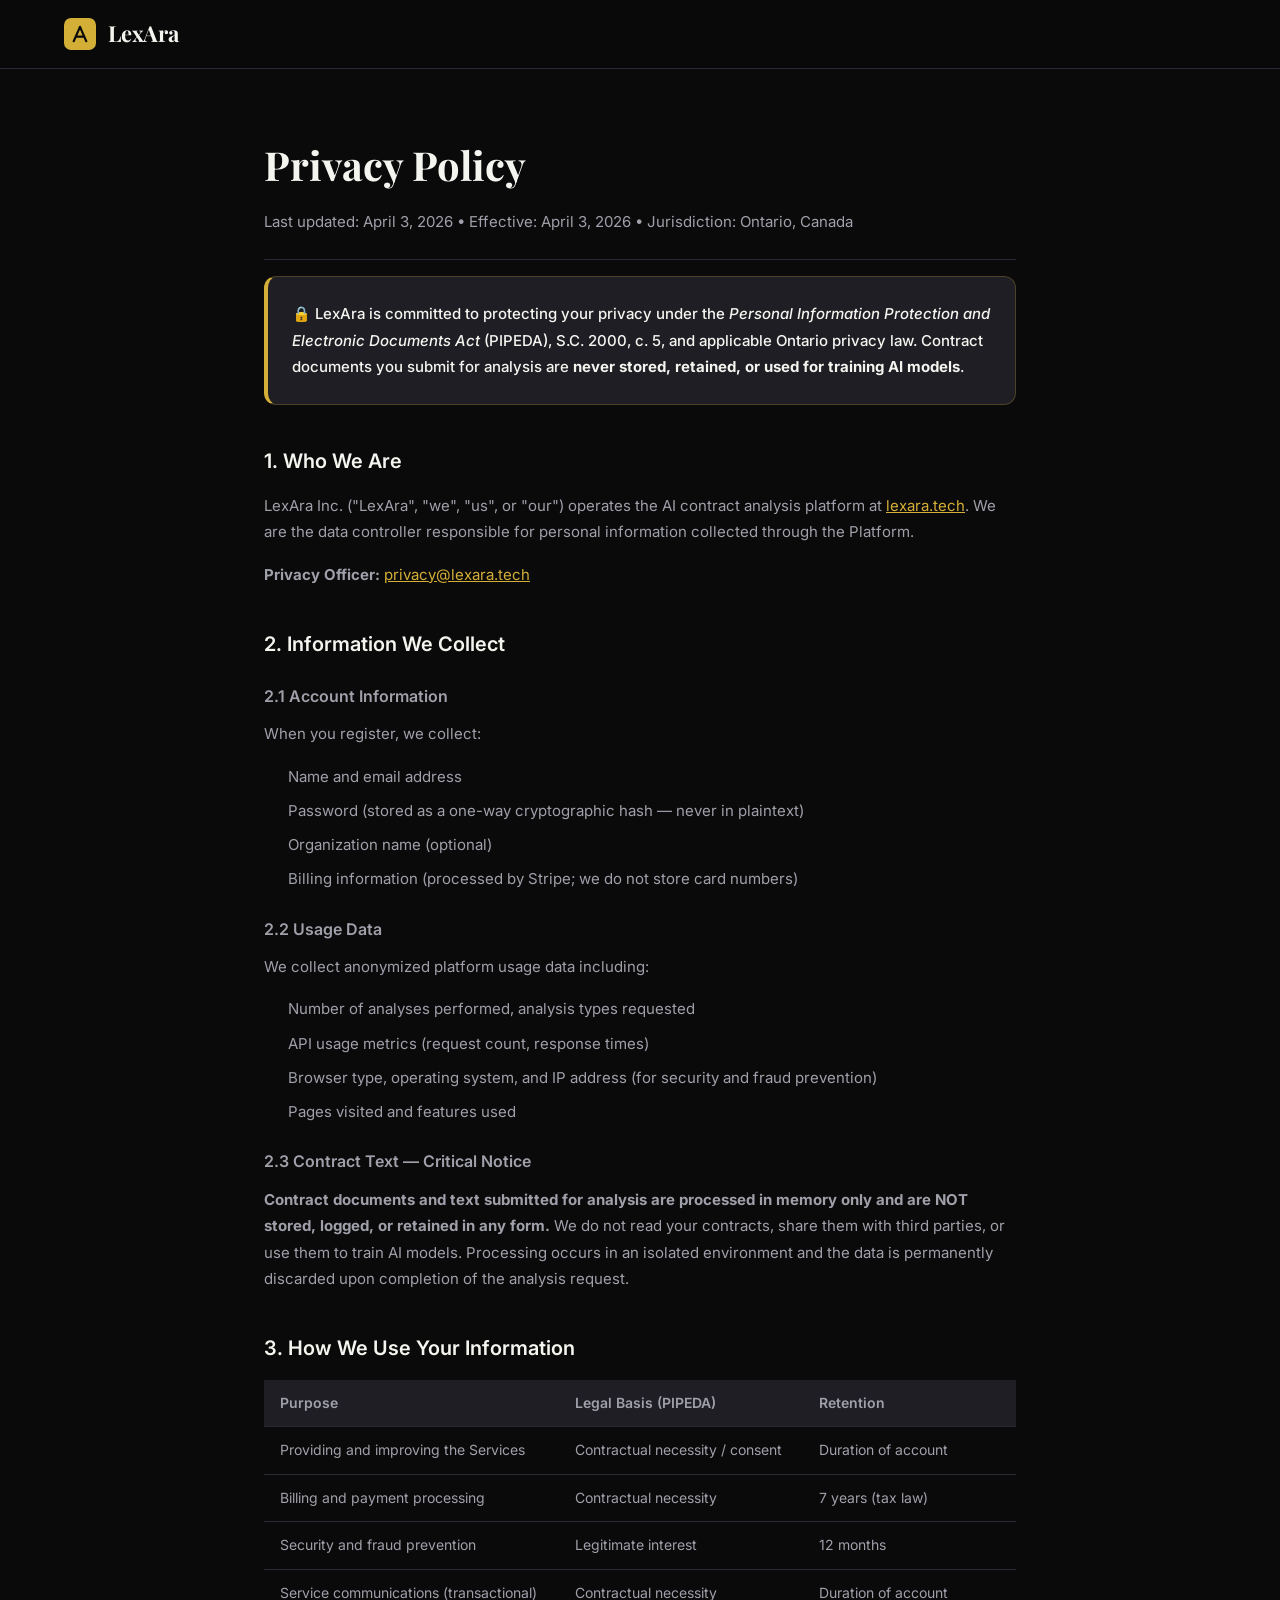
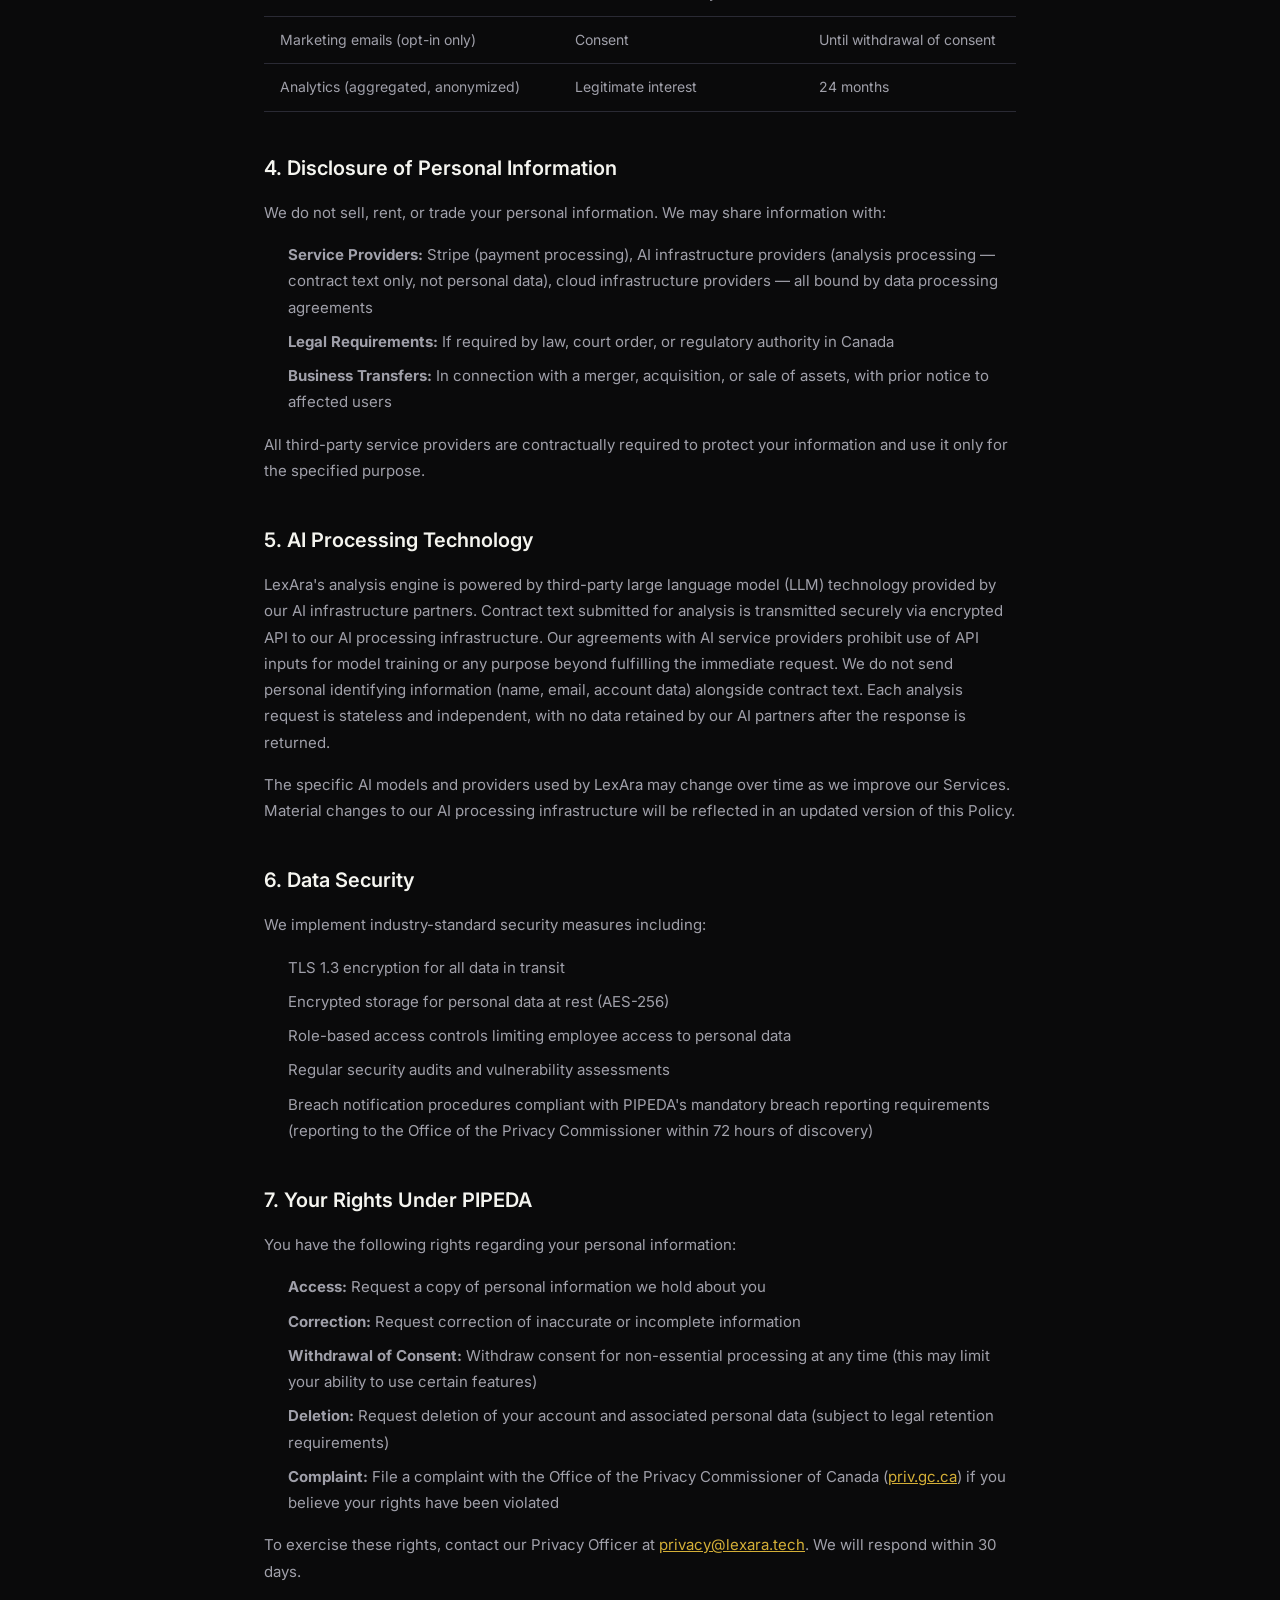
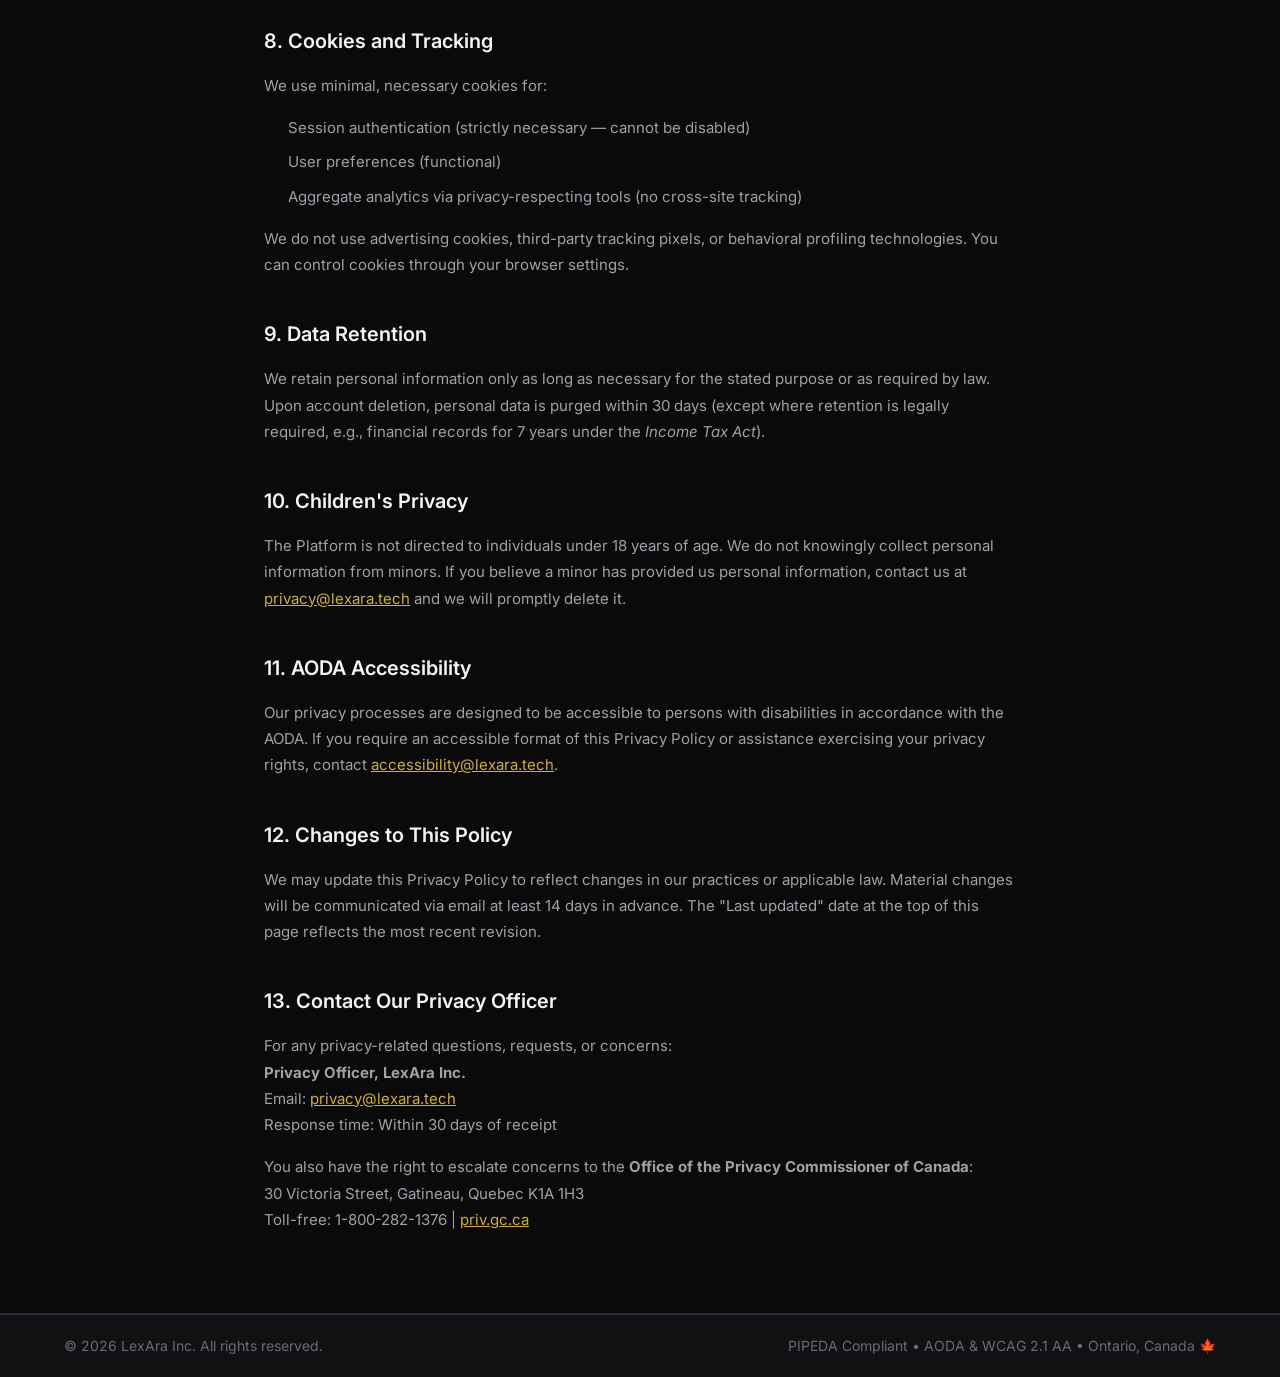
<file: website/privacy.html>
<!DOCTYPE html>
<html lang="en">
<head>
  <meta charset="UTF-8" />
  <meta name="viewport" content="width=device-width, initial-scale=1.0" />
  <meta name="description" content="LexAra Privacy Policy — how we collect, use, and protect your personal information under PIPEDA and Ontario law." />
  <title>Privacy Policy — LexAra</title>
  <link rel="preconnect" href="https://fonts.googleapis.com" />
  <link rel="preconnect" href="https://fonts.gstatic.com" crossorigin />
  <link href="https://fonts.googleapis.com/css2?family=Inter:wght@400;500;600;700&family=Playfair+Display:wght@600;700&display=swap" rel="stylesheet" />
  <link rel="stylesheet" href="styles.css" />
  <style>
    .legal-page { max-width: 800px; margin: 0 auto; padding: var(--space-16) var(--space-6); }
    .legal-page h1 { font-family: var(--font-display); font-size: 2.5rem; font-weight: 700; color: var(--text-primary); margin-bottom: var(--space-3); }
    .legal-meta { font-size: 0.875rem; color: var(--text-muted); margin-bottom: var(--space-12); padding-bottom: var(--space-6); border-bottom: 1px solid var(--border); }
    .legal-page h2 { font-size: 1.25rem; font-weight: 600; color: var(--text-primary); margin: var(--space-10) 0 var(--space-4); }
    .legal-page h3 { font-size: 1rem; font-weight: 600; color: var(--text-secondary); margin: var(--space-6) 0 var(--space-3); }
    .legal-page p { font-size: 0.9375rem; color: var(--text-secondary); line-height: 1.75; margin-bottom: var(--space-4); }
    .legal-page ul { padding-left: var(--space-6); margin-bottom: var(--space-4); }
    .legal-page ul li { font-size: 0.9375rem; color: var(--text-secondary); line-height: 1.75; margin-bottom: var(--space-2); }
    .legal-page a { color: var(--gold); text-decoration: underline; }
    .pipeda-box { background: var(--surface-2); border: 1px solid rgba(212,175,55,0.25); border-left: 4px solid var(--gold); border-radius: var(--radius-md); padding: var(--space-6); margin-bottom: var(--space-8); }
    .pipeda-box p { color: var(--text-primary); font-weight: 500; margin-bottom: 0; }
    .data-table { width: 100%; border-collapse: collapse; margin-bottom: var(--space-6); font-size: .875rem; }
    .data-table th { text-align: left; padding: var(--space-3) var(--space-4); background: var(--surface-2); color: var(--text-secondary); font-weight: 600; border-bottom: 1px solid var(--border); }
    .data-table td { padding: var(--space-3) var(--space-4); color: var(--text-secondary); border-bottom: 1px solid var(--border); vertical-align: top; }
  </style>
</head>
<body>
  <a href="#main-content" class="skip-link">Skip to main content</a>
  <header class="nav" role="banner">
    <div class="nav-inner">
      <a href="/" class="brand" aria-label="LexAra home">
        <svg class="brand-icon" viewBox="0 0 36 36" fill="none" aria-hidden="true"><rect width="36" height="36" rx="8" fill="url(#g2)"/><path d="M11 26L18 10L25 26" stroke="#0A0A0B" stroke-width="2.5" stroke-linecap="round" stroke-linejoin="round"/><path d="M13.5 21H22.5" stroke="#0A0A0B" stroke-width="2.5" stroke-linecap="round"/><defs><linearGradient id="g2" x1="0" y1="0" x2="36" y2="36"><stop offset="0%" stop-color="#D4AF37"/><stop offset="100%" stop-color="#B8960C"/></linearGradient></defs></svg>
        <span class="brand-name">LexAra</span>
      </a>
    </div>
  </header>

  <main id="main-content">
    <div class="legal-page">
      <h1>Privacy Policy</h1>
      <p class="legal-meta">Last updated: April 3, 2026 &bull; Effective: April 3, 2026 &bull; Jurisdiction: Ontario, Canada</p>

      <div class="pipeda-box">
        <p>🔒 LexAra is committed to protecting your privacy under the <em>Personal Information Protection and Electronic Documents Act</em> (PIPEDA), S.C. 2000, c. 5, and applicable Ontario privacy law. Contract documents you submit for analysis are <strong>never stored, retained, or used for training AI models</strong>.</p>
      </div>

      <h2>1. Who We Are</h2>
      <p>LexAra Inc. ("LexAra", "we", "us", or "our") operates the AI contract analysis platform at <a href="https://lexara.tech">lexara.tech</a>. We are the data controller responsible for personal information collected through the Platform.</p>
      <p><strong>Privacy Officer:</strong> <a href="mailto:privacy@lexara.tech">privacy@lexara.tech</a></p>

      <h2>2. Information We Collect</h2>

      <h3>2.1 Account Information</h3>
      <p>When you register, we collect:</p>
      <ul>
        <li>Name and email address</li>
        <li>Password (stored as a one-way cryptographic hash — never in plaintext)</li>
        <li>Organization name (optional)</li>
        <li>Billing information (processed by Stripe; we do not store card numbers)</li>
      </ul>

      <h3>2.2 Usage Data</h3>
      <p>We collect anonymized platform usage data including:</p>
      <ul>
        <li>Number of analyses performed, analysis types requested</li>
        <li>API usage metrics (request count, response times)</li>
        <li>Browser type, operating system, and IP address (for security and fraud prevention)</li>
        <li>Pages visited and features used</li>
      </ul>

      <h3>2.3 Contract Text — Critical Notice</h3>
      <p><strong>Contract documents and text submitted for analysis are processed in memory only and are NOT stored, logged, or retained in any form.</strong> We do not read your contracts, share them with third parties, or use them to train AI models. Processing occurs in an isolated environment and the data is permanently discarded upon completion of the analysis request.</p>

      <h2>3. How We Use Your Information</h2>

      <table class="data-table" aria-label="Data use purposes">
        <thead>
          <tr><th>Purpose</th><th>Legal Basis (PIPEDA)</th><th>Retention</th></tr>
        </thead>
        <tbody>
          <tr><td>Providing and improving the Services</td><td>Contractual necessity / consent</td><td>Duration of account</td></tr>
          <tr><td>Billing and payment processing</td><td>Contractual necessity</td><td>7 years (tax law)</td></tr>
          <tr><td>Security and fraud prevention</td><td>Legitimate interest</td><td>12 months</td></tr>
          <tr><td>Service communications (transactional)</td><td>Contractual necessity</td><td>Duration of account</td></tr>
          <tr><td>Marketing emails (opt-in only)</td><td>Consent</td><td>Until withdrawal of consent</td></tr>
          <tr><td>Analytics (aggregated, anonymized)</td><td>Legitimate interest</td><td>24 months</td></tr>
        </tbody>
      </table>

      <h2>4. Disclosure of Personal Information</h2>
      <p>We do not sell, rent, or trade your personal information. We may share information with:</p>
      <ul>
        <li><strong>Service Providers:</strong> Stripe (payment processing), AI infrastructure providers (analysis processing — contract text only, not personal data), cloud infrastructure providers — all bound by data processing agreements</li>
        <li><strong>Legal Requirements:</strong> If required by law, court order, or regulatory authority in Canada</li>
        <li><strong>Business Transfers:</strong> In connection with a merger, acquisition, or sale of assets, with prior notice to affected users</li>
      </ul>
      <p>All third-party service providers are contractually required to protect your information and use it only for the specified purpose.</p>

      <h2>5. AI Processing Technology</h2>
      <p>LexAra's analysis engine is powered by third-party large language model (LLM) technology provided by our AI infrastructure partners. Contract text submitted for analysis is transmitted securely via encrypted API to our AI processing infrastructure. Our agreements with AI service providers prohibit use of API inputs for model training or any purpose beyond fulfilling the immediate request. We do not send personal identifying information (name, email, account data) alongside contract text. Each analysis request is stateless and independent, with no data retained by our AI partners after the response is returned.</p>
      <p>The specific AI models and providers used by LexAra may change over time as we improve our Services. Material changes to our AI processing infrastructure will be reflected in an updated version of this Policy.</p>

      <h2>6. Data Security</h2>
      <p>We implement industry-standard security measures including:</p>
      <ul>
        <li>TLS 1.3 encryption for all data in transit</li>
        <li>Encrypted storage for personal data at rest (AES-256)</li>
        <li>Role-based access controls limiting employee access to personal data</li>
        <li>Regular security audits and vulnerability assessments</li>
        <li>Breach notification procedures compliant with PIPEDA's mandatory breach reporting requirements (reporting to the Office of the Privacy Commissioner within 72 hours of discovery)</li>
      </ul>

      <h2>7. Your Rights Under PIPEDA</h2>
      <p>You have the following rights regarding your personal information:</p>
      <ul>
        <li><strong>Access:</strong> Request a copy of personal information we hold about you</li>
        <li><strong>Correction:</strong> Request correction of inaccurate or incomplete information</li>
        <li><strong>Withdrawal of Consent:</strong> Withdraw consent for non-essential processing at any time (this may limit your ability to use certain features)</li>
        <li><strong>Deletion:</strong> Request deletion of your account and associated personal data (subject to legal retention requirements)</li>
        <li><strong>Complaint:</strong> File a complaint with the Office of the Privacy Commissioner of Canada (<a href="https://www.priv.gc.ca" target="_blank" rel="noopener">priv.gc.ca</a>) if you believe your rights have been violated</li>
      </ul>
      <p>To exercise these rights, contact our Privacy Officer at <a href="mailto:privacy@lexara.tech">privacy@lexara.tech</a>. We will respond within 30 days.</p>

      <h2>8. Cookies and Tracking</h2>
      <p>We use minimal, necessary cookies for:</p>
      <ul>
        <li>Session authentication (strictly necessary — cannot be disabled)</li>
        <li>User preferences (functional)</li>
        <li>Aggregate analytics via privacy-respecting tools (no cross-site tracking)</li>
      </ul>
      <p>We do not use advertising cookies, third-party tracking pixels, or behavioral profiling technologies. You can control cookies through your browser settings.</p>

      <h2>9. Data Retention</h2>
      <p>We retain personal information only as long as necessary for the stated purpose or as required by law. Upon account deletion, personal data is purged within 30 days (except where retention is legally required, e.g., financial records for 7 years under the <em>Income Tax Act</em>).</p>

      <h2>10. Children's Privacy</h2>
      <p>The Platform is not directed to individuals under 18 years of age. We do not knowingly collect personal information from minors. If you believe a minor has provided us personal information, contact us at <a href="mailto:privacy@lexara.tech">privacy@lexara.tech</a> and we will promptly delete it.</p>

      <h2>11. AODA Accessibility</h2>
      <p>Our privacy processes are designed to be accessible to persons with disabilities in accordance with the AODA. If you require an accessible format of this Privacy Policy or assistance exercising your privacy rights, contact <a href="mailto:accessibility@lexara.tech">accessibility@lexara.tech</a>.</p>

      <h2>12. Changes to This Policy</h2>
      <p>We may update this Privacy Policy to reflect changes in our practices or applicable law. Material changes will be communicated via email at least 14 days in advance. The "Last updated" date at the top of this page reflects the most recent revision.</p>

      <h2>13. Contact Our Privacy Officer</h2>
      <p>For any privacy-related questions, requests, or concerns:<br/>
      <strong>Privacy Officer, LexAra Inc.</strong><br/>
      Email: <a href="mailto:privacy@lexara.tech">privacy@lexara.tech</a><br/>
      Response time: Within 30 days of receipt</p>

      <p>You also have the right to escalate concerns to the <strong>Office of the Privacy Commissioner of Canada</strong>:<br/>
      30 Victoria Street, Gatineau, Quebec K1A 1H3<br/>
      Toll-free: 1-800-282-1376 | <a href="https://www.priv.gc.ca" target="_blank" rel="noopener">priv.gc.ca</a></p>
    </div>
  </main>

  <footer class="footer" role="contentinfo">
    <div class="footer-bottom">
      <div class="container footer-bottom-inner">
        <p>&copy; 2026 LexAra Inc. All rights reserved.</p>
        <p class="footer-compliance">PIPEDA Compliant &bull; AODA &amp; WCAG 2.1 AA &bull; Ontario, Canada 🍁</p>
      </div>
    </div>
  </footer>
</body>
</html>
</file>
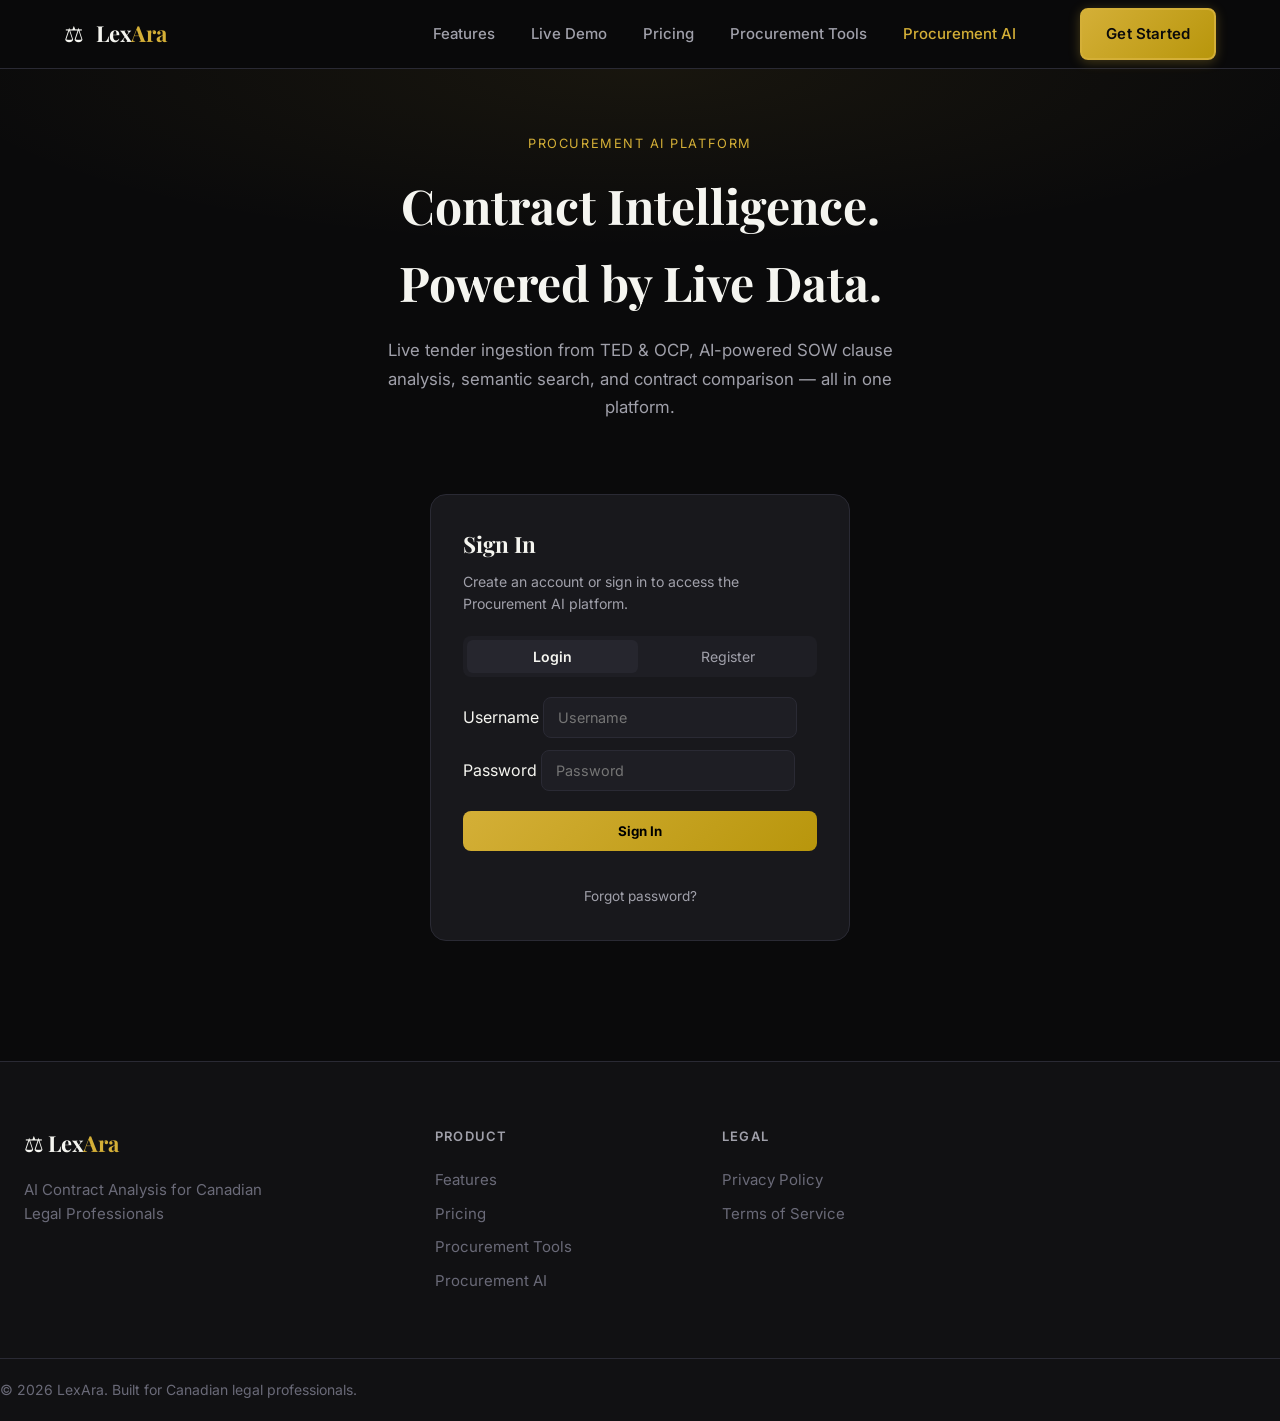
<file: website/procurement-ai.html>
<!DOCTYPE html>
<html lang="en">
<head>
  <meta charset="UTF-8" />
  <meta name="viewport" content="width=device-width, initial-scale=1.0" />
  <meta name="description" content="LexAra Procurement AI — Live tender ingestion, SOW clause intelligence, semantic search, and contract comparison." />
  <title>Procurement AI — LexAra</title>
  <link rel="preconnect" href="https://fonts.googleapis.com" />
  <link rel="preconnect" href="https://fonts.gstatic.com" crossorigin />
  <link href="https://fonts.googleapis.com/css2?family=Inter:wght@400;500;600;700&family=Playfair+Display:wght@600;700&family=JetBrains+Mono:wght@400;500&display=swap" rel="stylesheet" />
  <link rel="stylesheet" href="styles.css" />
  <style>
    /* ── Procurement AI page styles ───────────── */
    .pai-hero {
      padding: var(--space-16) 0 var(--space-10);
      text-align: center;
      background: radial-gradient(ellipse 80% 60% at 50% 0%, rgba(212,175,55,0.07) 0%, transparent 70%);
    }
    .pai-hero .eyebrow { color: var(--gold); font-size: 0.8rem; letter-spacing: 0.12em; text-transform: uppercase; margin-bottom: var(--space-3); }
    .pai-hero h1 { font-family: var(--font-display); font-size: clamp(2rem, 5vw, 3rem); color: var(--text-primary); margin-bottom: var(--space-4); }
    .pai-hero p  { color: var(--text-secondary); max-width: 560px; margin: 0 auto var(--space-8); font-size: 1.05rem; line-height: 1.7; }

    /* Auth gate */
    .auth-gate { max-width: 420px; margin: 0 auto var(--space-10); background: var(--surface); border: 1px solid var(--border); border-radius: 16px; padding: var(--space-8); }
    .auth-gate h2 { font-family: var(--font-display); font-size: 1.4rem; color: var(--text-primary); margin-bottom: var(--space-2); }
    .auth-gate p  { color: var(--text-secondary); font-size: 0.88rem; margin-bottom: var(--space-5); }
    .auth-tabs { display: flex; gap: 4px; margin-bottom: var(--space-5); background: var(--surface-2); border-radius: 8px; padding: 4px; }
    .auth-tab  { flex: 1; padding: 8px; border-radius: 6px; border: none; background: transparent; color: var(--text-secondary); font-size: 0.88rem; cursor: pointer; }
    .auth-tab.active { background: var(--surface-3); color: var(--text-primary); font-weight: 600; }
    .auth-form { display: flex; flex-direction: column; gap: var(--space-3); }
    .auth-form input, .auth-form select {
      background: var(--surface-2); border: 1px solid var(--border); border-radius: 8px;
      color: var(--text-primary); font-size: 0.9rem; padding: 11px 14px; outline: none;
    }
    .auth-form input:focus, .auth-form select:focus { border-color: var(--gold); }
    .auth-form select option { background: var(--surface-2); }
    .auth-submit { margin-top: var(--space-2); padding: 12px; background: linear-gradient(135deg, var(--gold), var(--gold-dark)); color: #000; font-weight: 700; border: none; border-radius: 8px; cursor: pointer; }
    .auth-submit:hover { opacity: 0.88; }
    .auth-error { color: #f87171; font-size: 0.83rem; }
    .auth-success { color: #4ade80; font-size: 0.83rem; }

    /* Main app (hidden until logged in) */
    #pai-app { display: none; }
    .pai-user-bar { display: flex; align-items: center; justify-content: flex-end; gap: var(--space-4); margin-bottom: var(--space-8); padding: var(--space-3) var(--space-4); background: var(--surface); border: 1px solid var(--border); border-radius: 10px; }
    .pai-user-bar span { color: var(--text-secondary); font-size: 0.85rem; }
    .pai-user-bar .role-badge { background: var(--gold-muted); color: var(--gold); border-radius: 4px; padding: 2px 8px; font-size: 0.75rem; font-weight: 600; }
    .logout-btn { background: transparent; border: 1px solid var(--border); color: var(--text-secondary); border-radius: 6px; padding: 5px 12px; font-size: 0.8rem; cursor: pointer; }
    .logout-btn:hover { border-color: var(--gold); color: var(--gold); }

    /* Tool tabs */
    .pai-tabs { display: flex; gap: var(--space-2); flex-wrap: wrap; margin-bottom: var(--space-8); }
    .pai-tab  { padding: 10px 20px; border-radius: 8px; border: 1px solid var(--border); background: var(--surface); color: var(--text-secondary); font-size: 0.88rem; font-weight: 500; cursor: pointer; transition: all 0.2s; }
    .pai-tab:hover { border-color: var(--gold); color: var(--gold); }
    .pai-tab.active { background: var(--gold-muted); border-color: var(--gold); color: var(--gold); }
    .pai-panel { display: none; }
    .pai-panel.active { display: block; }

    /* Cards */
    .pai-card { background: var(--surface); border: 1px solid var(--border); border-radius: 16px; padding: var(--space-6) var(--space-7); margin-bottom: var(--space-5); max-width: 900px; }
    .pai-card h2 { font-family: var(--font-display); font-size: 1.3rem; color: var(--text-primary); margin-bottom: var(--space-2); }
    .pai-card .desc { color: var(--text-secondary); font-size: 0.88rem; line-height: 1.6; margin-bottom: var(--space-5); }
    .pai-textarea { width: 100%; min-height: 180px; background: var(--surface-2); border: 1px solid var(--border); border-radius: 10px; color: var(--text-primary); font-family: var(--font-mono); font-size: 0.84rem; padding: var(--space-4); resize: vertical; outline: none; line-height: 1.6; box-sizing: border-box; }
    .pai-textarea:focus { border-color: var(--gold); }
    .pai-input { background: var(--surface-2); border: 1px solid var(--border); border-radius: 8px; color: var(--text-primary); font-size: 0.9rem; padding: 10px 14px; outline: none; width: 100%; box-sizing: border-box; }
    .pai-input:focus { border-color: var(--gold); }
    .pai-btn { padding: 11px 28px; background: linear-gradient(135deg, var(--gold), var(--gold-dark)); color: #000; font-weight: 700; font-size: 0.9rem; border: none; border-radius: 8px; cursor: pointer; margin-top: var(--space-4); }
    .pai-btn:hover { opacity: 0.88; }
    .pai-btn:disabled { opacity: 0.4; cursor: not-allowed; }
    .pai-btn-outline { padding: 8px 18px; background: transparent; border: 1px solid var(--border); color: var(--text-secondary); border-radius: 6px; font-size: 0.83rem; cursor: pointer; }
    .pai-btn-outline:hover { border-color: var(--gold); color: var(--gold); }

    /* Results */
    .pai-result { max-width: 900px; }
    .pai-metrics { display: flex; gap: var(--space-3); flex-wrap: wrap; margin-bottom: var(--space-5); }
    .pai-metric { flex: 1; min-width: 120px; background: var(--surface); border: 1px solid var(--border); border-radius: 12px; padding: var(--space-4); text-align: center; }
    .pai-metric .val { font-size: 1.8rem; font-weight: 700; color: var(--gold); }
    .pai-metric .lbl { font-size: 0.75rem; color: var(--text-secondary); margin-top: 4px; }

    .pai-clause-card { background: var(--surface); border: 1px solid var(--border); border-radius: 12px; padding: var(--space-5); margin-bottom: var(--space-4); }
    .pai-clause-card:hover { border-color: var(--gold); }
    .pai-clause-header { display: flex; align-items: baseline; gap: var(--space-3); flex-wrap: wrap; margin-bottom: var(--space-3); }
    .pai-clause-type { font-family: var(--font-mono); font-size: 0.75rem; color: var(--gold); background: var(--gold-muted); padding: 2px 8px; border-radius: 4px; }
    .pai-risk-badge { font-size: 0.72rem; font-weight: 600; padding: 2px 8px; border-radius: 4px; }
    .pai-risk-High   { background: rgba(239,68,68,0.15); color: #f87171; }
    .pai-risk-Medium { background: rgba(251,191,36,0.15); color: #fbbf24; }
    .pai-risk-Low    { background: rgba(74,222,128,0.15); color: #4ade80; }
    .pai-clause-text { font-family: var(--font-display); font-size: 0.88rem; color: var(--text-secondary); line-height: 1.7; border-left: 3px solid var(--gold); padding-left: var(--space-4); margin-bottom: var(--space-3); }
    .pai-improved { background: rgba(74,222,128,0.07); border-left: 3px solid #4ade80; padding: var(--space-3) var(--space-4); border-radius: 4px; font-size: 0.83rem; color: #4ade80; margin-bottom: var(--space-3); }
    .pai-improved strong { display: block; margin-bottom: 4px; font-size: 0.72rem; text-transform: uppercase; letter-spacing: 0.08em; }

    .pai-similar { font-size: 0.8rem; color: var(--text-muted); margin-top: var(--space-3); }
    .pai-similar summary { cursor: pointer; color: var(--text-secondary); }

    /* Tender table */
    .pai-table-wrap { overflow-x: auto; max-width: 900px; }
    .pai-table { width: 100%; border-collapse: collapse; font-size: 0.83rem; }
    .pai-table th { background: var(--surface-2); color: var(--text-secondary); font-weight: 600; padding: 10px 12px; text-align: left; border-bottom: 1px solid var(--border); }
    .pai-table td { padding: 10px 12px; border-bottom: 1px solid var(--border); color: var(--text-secondary); }
    .pai-table tr:hover td { background: var(--surface-2); }
    .source-badge { font-family: var(--font-mono); font-size: 0.72rem; padding: 2px 6px; border-radius: 3px; background: var(--surface-3); color: var(--text-muted); }

    /* Compare */
    .compare-grid { display: grid; grid-template-columns: 1fr 1fr; gap: var(--space-4); }
    @media(max-width:640px){ .compare-grid { grid-template-columns: 1fr; } }
    .mismatch-row { display: flex; justify-content: space-between; gap: var(--space-4); padding: var(--space-2) 0; border-bottom: 1px solid var(--border); font-size: 0.83rem; }
    .mismatch-row .field { color: var(--gold); font-family: var(--font-mono); }
    .mismatch-row .va { color: #f87171; }
    .mismatch-row .vb { color: #4ade80; }

    /* Similarity score */
    .sim-score { font-size: 3rem; font-weight: 700; color: var(--gold); text-align: center; margin: var(--space-6) 0; }
    .sim-verdict { text-align: center; font-size: 1rem; color: var(--text-secondary); margin-bottom: var(--space-4); }

    /* Status */
    .pai-status { font-size: 0.85rem; color: var(--text-secondary); margin-top: var(--space-3); }
    .pai-spinner { display: inline-block; width: 14px; height: 14px; border: 2px solid var(--border); border-top-color: var(--gold); border-radius: 50%; animation: spin 0.7s linear infinite; vertical-align: middle; margin-right: 6px; }
    @keyframes spin { to { transform: rotate(360deg); } }
    .pai-error   { color: #f87171; }
    .pai-success { color: #4ade80; }
    .pai-empty   { text-align: center; color: var(--text-muted); padding: var(--space-10) 0; font-size: 0.9rem; }
  </style>
</head>
<body>

<!-- ── Nav ──────────────────────────────────────────────────── -->
<header class="nav" role="banner">
  <div class="nav-inner">
    <a href="/" class="nav-logo" aria-label="LexAra home">
      <span class="logo-mark" aria-hidden="true">⚖</span>
      <span class="logo-text">Lex<span class="logo-accent">Ara</span></span>
    </a>
    <button class="nav-toggle" aria-label="Toggle navigation menu" aria-expanded="false" aria-controls="nav-menu">
      <span></span><span></span><span></span>
    </button>
    <nav id="nav-menu" aria-label="Main navigation">
      <ul class="nav-links" role="list">
        <li><a href="/#features" class="nav-link">Features</a></li>
        <li><a href="/#demo" class="nav-link">Live Demo</a></li>
        <li><a href="/#pricing" class="nav-link">Pricing</a></li>
        <li><a href="/procurement.html" class="nav-link">Procurement Tools</a></li>
        <li><a href="/procurement-ai.html" class="nav-link" style="color:var(--gold)">Procurement AI</a></li>
      </ul>
    </nav>
    <a href="/#cta" class="btn btn-gold nav-cta">Get Started</a>
  </div>
</header>

<!-- ── Hero ─────────────────────────────────────────────────── -->
<div class="pai-hero">
  <div class="container">
    <p class="eyebrow">Procurement AI Platform</p>
    <h1>Contract Intelligence.<br>Powered by Live Data.</h1>
    <p>Live tender ingestion from TED &amp; OCP, AI-powered SOW clause analysis, semantic search, and contract comparison — all in one platform.</p>
  </div>
</div>

<main class="container" style="padding-bottom: var(--space-20);">

  <!-- ── Auth Gate ─────────────────────────────────────────── -->
  <div id="auth-gate">
    <div class="auth-gate">
      <h2>Sign In</h2>
      <p>Create an account or sign in to access the Procurement AI platform.</p>
      <div class="auth-tabs">
        <button class="auth-tab active" onclick="switchAuthTab('login')">Login</button>
        <button class="auth-tab" onclick="switchAuthTab('register')">Register</button>
      </div>

      <!-- Login -->
      <div id="auth-login">
        <div class="auth-form">
          <div>
            <label for="login-username">Username</label>
            <input type="text" id="login-username" placeholder="Username" autocomplete="username" />
          </div>
          <div>
            <label for="login-password">Password</label>
            <input type="password" id="login-password" placeholder="Password" autocomplete="current-password" />
          </div>
          <button class="auth-submit" onclick="doLogin()">Sign In</button>
          <div id="login-msg"></div>
          <div style="text-align:center;margin-top:8px"><a href="auth.html?mode=forgot" style="color:var(--text-secondary);font-size:0.85rem">Forgot password?</a></div>
        </div>
      </div>

      <!-- Register -->
      <div id="auth-register" style="display:none">
        <div class="auth-form">
          <div>
            <label for="reg-username">Username</label>
            <input type="text" id="reg-username" placeholder="Username" autocomplete="username" />
          </div>
          <div>
            <label for="reg-email">Email address</label>
            <input type="email" id="reg-email" placeholder="Email" autocomplete="email" />
          </div>
          <div>
            <label for="reg-password">Password</label>
            <input type="password" id="reg-password" placeholder="Password" autocomplete="new-password" />
          </div>
          <div>
            <label for="reg-role">I am a…</label>
            <select id="reg-role">
              <option value="procurement">Procurement Officer</option>
              <option value="legal">Legal Counsel</option>
            </select>
          </div>
          <button class="auth-submit" onclick="doRegister()">Create Account</button>
          <div id="reg-msg"></div>
          <div style="text-align:center;margin-top:8px"><a href="auth.html?mode=forgot" style="color:var(--text-secondary);font-size:0.85rem">Already have an account? Reset your password</a></div>
        </div>
      </div>
    </div>
  </div>

  <!-- ── Main App (shown after login) ─────────────────────── -->
  <div id="pai-app">

    <!-- User bar -->
    <div class="pai-user-bar">
      <span>Signed in as <strong id="user-display"></strong></span>
      <span class="role-badge" id="role-display"></span>
      <button class="logout-btn" onclick="doLogout()">Sign Out</button>
    </div>

    <!-- Tool tabs — FE-020: emoji wrapped in aria-hidden -->
    <div class="pai-tabs">
      <button class="pai-tab active" data-panel="analyze" onclick="switchPanel(this)"><span aria-hidden="true">🔍</span> Analyze Clause</button>
      <button class="pai-tab" data-panel="search"  onclick="switchPanel(this)"><span aria-hidden="true">🧠</span> Clause Search</button>
      <button class="pai-tab" data-panel="library" onclick="switchPanel(this)"><span aria-hidden="true">📚</span> Clause Library</button>
      <button class="pai-tab" data-panel="tenders" onclick="switchPanel(this)"><span aria-hidden="true">📡</span> Live Tenders</button>
      <button class="pai-tab" data-panel="compare" onclick="switchPanel(this)"><span aria-hidden="true">⚖️</span> Compare</button>
    </div>

    <!-- ═══════════════════════════════════════════════════ -->
    <!-- PANEL: Analyze Clause                              -->
    <!-- ═══════════════════════════════════════════════════ -->
    <div class="pai-panel active" id="panel-analyze">
      <div class="pai-card">
        <h2>🔍 Analyze a Clause</h2>
        <p class="desc">Paste any contract clause. Get instant classification, risk detection, plain-language improvement, and similar clauses from the library.</p>
        <textarea class="pai-textarea" id="analyze-input" placeholder="Paste a clause here...&#10;&#10;e.g. The Contractor shall deliver all services as soon as possible and provide reasonable efforts to meet the timelines set out hereinabove."></textarea>
        <button class="pai-btn" onclick="analyzeClause()">Analyze</button>
        <div class="pai-status" id="analyze-status"></div>
      </div>
      <div class="pai-result" id="analyze-result" style="display:none"></div>
    </div>

    <!-- ═══════════════════════════════════════════════════ -->
    <!-- PANEL: Semantic Clause Search                      -->
    <!-- ═══════════════════════════════════════════════════ -->
    <div class="pai-panel" id="panel-search">
      <div class="pai-card">
        <h2>🧠 Semantic Clause Search</h2>
        <p class="desc">Describe what you need in plain language. The AI finds the most semantically similar clauses in the library.</p>
        <input class="pai-input" id="search-input" placeholder="e.g. payment upon milestone completion, AODA accessibility requirement, IP ownership Crown..." />
        <div style="display:flex;gap:var(--space-3);flex-wrap:wrap;margin-top:var(--space-3)">
          <input class="pai-input" id="search-type" placeholder="Clause type filter (optional)" style="max-width:260px"/>
          <button class="pai-btn" style="margin-top:0" onclick="searchClauses()">Search</button>
        </div>
        <div class="pai-status" id="search-status"></div>
      </div>
      <div class="pai-result" id="search-result"></div>
    </div>

    <!-- ═══════════════════════════════════════════════════ -->
    <!-- PANEL: Clause Library                              -->
    <!-- ═══════════════════════════════════════════════════ -->
    <div class="pai-panel" id="panel-library">
      <div class="pai-card">
        <h2>📚 Standard Clause Library</h2>
        <p class="desc">Browse the Ontario-focused canonical clause library. Filter by type, jurisdiction, or standard-only clauses.</p>
        <div style="display:flex;gap:var(--space-3);flex-wrap:wrap">
          <input class="pai-input" id="lib-type" placeholder="Clause type (e.g. Deliverables)" style="flex:1;min-width:180px" />
          <select class="pai-input" id="lib-standard" style="max-width:200px">
            <option value="false">All clauses</option>
            <option value="true">Standard only</option>
          </select>
          <button class="pai-btn" style="margin-top:0" onclick="loadLibrary()">Browse</button>
        </div>
        <div class="pai-status" id="lib-status"></div>
      </div>
      <div class="pai-result" id="lib-result"></div>
    </div>

    <!-- ═══════════════════════════════════════════════════ -->
    <!-- PANEL: Live Tenders                                -->
    <!-- ═══════════════════════════════════════════════════ -->
    <div class="pai-panel" id="panel-tenders">
      <div class="pai-card">
        <h2>📡 Live Tender Feed</h2>
        <p class="desc">Browse ingested procurement notices from TED (EU) and OCP. Admins can trigger a live ingestion run.</p>
        <div style="display:flex;gap:var(--space-3);flex-wrap:wrap;align-items:flex-end">
          <div style="flex:1;min-width:180px">
            <select class="pai-input" id="tender-source">
              <option value="">All sources</option>
              <option value="TED">EU TED</option>
              <option value="OCP">OCP</option>
            </select>
          </div>
          <button class="pai-btn" style="margin-top:0" onclick="loadTenders()">Load Tenders</button>
          <button class="pai-btn-outline" id="ingest-btn" onclick="triggerIngestion()" style="display:none">⚡ Run Ingestion</button>
        </div>
        <div class="pai-status" id="tender-status"></div>
      </div>
      <div class="pai-result" id="tender-result"></div>
    </div>

    <!-- ═══════════════════════════════════════════════════ -->
    <!-- PANEL: Compare                                     -->
    <!-- ═══════════════════════════════════════════════════ -->
    <div class="pai-panel" id="panel-compare">
      <div class="pai-card">
        <h2>⚖️ Compare Clauses</h2>
        <p class="desc">Paste two clauses to get a semantic similarity score and match verdict.</p>
        <div class="compare-grid">
          <div>
            <p style="color:var(--text-muted);font-size:0.8rem;margin-bottom:6px">Clause A</p>
            <textarea class="pai-textarea" id="compare-a" placeholder="Paste first clause..."></textarea>
          </div>
          <div>
            <p style="color:var(--text-muted);font-size:0.8rem;margin-bottom:6px">Clause B</p>
            <textarea class="pai-textarea" id="compare-b" placeholder="Paste second clause..."></textarea>
          </div>
        </div>
        <button class="pai-btn" onclick="compareClauses()">Compare</button>
        <div class="pai-status" id="compare-status"></div>
      </div>
      <div class="pai-result" id="compare-result" style="display:none"></div>
    </div>

  </div><!-- #pai-app -->
</main>

<!-- ── Footer ───────────────────────────────────────────────── -->
<footer class="footer">
  <div class="footer-inner">
    <div class="footer-brand">
      <span class="logo-mark">⚖</span>
      <span class="logo-text">Lex<span class="logo-accent">Ara</span></span>
      <p class="footer-tagline">AI Contract Analysis for Canadian Legal Professionals</p>
    </div>
    <div class="footer-col">
      <h3 class="footer-heading">Product</h3>
      <ul role="list">
        <li><a href="/#features">Features</a></li>
        <li><a href="/#pricing">Pricing</a></li>
        <li><a href="/procurement.html">Procurement Tools</a></li>
        <li><a href="/procurement-ai.html">Procurement AI</a></li>
      </ul>
    </div>
    <div class="footer-col">
      <h3 class="footer-heading">Legal</h3>
      <ul role="list">
        <li><a href="/privacy.html">Privacy Policy</a></li>
        <li><a href="/terms.html">Terms of Service</a></li>
      </ul>
    </div>
  </div>
  <div class="footer-bottom">
    <p>© 2026 LexAra. Built for Canadian legal professionals.</p>
  </div>
</footer>

<script>
/* ============================================================
   procurement-ai.js
   Auth + all 5 tool panels hitting api.lexara.tech
   ============================================================ */

const API = (window.location.hostname === "localhost" || window.location.hostname === "127.0.0.1")
  ? "http://localhost:8000/v1"
  : "https://api.lexara.tech/v1";

/* ── Stored session ────────────────────────────────────────── */
let _token = localStorage.getItem("pai_token") || null;
let _role  = localStorage.getItem("pai_role")  || null;
let _user  = localStorage.getItem("pai_user")  || null;

function authHeaders() {
  return { "Content-Type": "application/json", "Authorization": `Bearer ${_token}` };
}

/* ── Auth tab switch ───────────────────────────────────────── */
function switchAuthTab(tab) {
  document.getElementById("auth-login").style.display    = tab === "login"    ? "" : "none";
  document.getElementById("auth-register").style.display = tab === "register" ? "" : "none";
  document.querySelectorAll(".auth-tab").forEach((b, i) => b.classList.toggle("active", (i===0) === (tab==="login")));
}

/* ── Register ──────────────────────────────────────────────── */
async function doRegister() {
  const username = document.getElementById("reg-username").value.trim();
  const email    = document.getElementById("reg-email").value.trim();
  const password = document.getElementById("reg-password").value;
  const role     = document.getElementById("reg-role").value;
  const msg      = document.getElementById("reg-msg");
  msg.textContent = "";
  try {
    const res = await fetch(`${API}/auth/register`, {
      method: "POST",
      headers: { "Content-Type": "application/json" },
      body: JSON.stringify({ username, email, password, role }),
    });
    const data = await res.json();
    if (!res.ok) throw new Error(data.detail || "Registration failed");
    msg.className = "auth-success";
    msg.textContent = "✓ Account created — please sign in.";
    switchAuthTab("login");
  } catch(e) {
    msg.className = "auth-error";
    msg.textContent = e.message;
  }
}

/* ── Login ─────────────────────────────────────────────────── */
async function doLogin() {
  const username = document.getElementById("login-username").value.trim();
  const password = document.getElementById("login-password").value;
  const msg      = document.getElementById("login-msg");
  msg.textContent = "";
  try {
    const res = await fetch(`${API}/auth/login`, {
      method: "POST",
      headers: { "Content-Type": "application/json" },
      body: JSON.stringify({ username, password }),
    });
    const data = await res.json();
    if (!res.ok) throw new Error(data.detail || "Login failed");
    _token = data.access_token;
    _role  = data.role;
    _user  = username;
    localStorage.setItem("pai_token", _token);
    localStorage.setItem("pai_role",  _role);
    localStorage.setItem("pai_user",  _user);
    showApp();
  } catch(e) {
    msg.className = "auth-error";
    msg.textContent = e.message;
  }
}

function doLogout() {
  localStorage.removeItem("pai_token");
  localStorage.removeItem("pai_role");
  localStorage.removeItem("pai_user");
  _token = _role = _user = null;
  document.getElementById("pai-app").style.display = "none";
  document.getElementById("auth-gate").style.display = "block";
}

function showApp() {
  document.getElementById("auth-gate").style.display = "none";
  document.getElementById("pai-app").style.display = "block";
  document.getElementById("user-display").textContent = _user;
  document.getElementById("role-display").textContent  = _role;
  if (_role === "admin") document.getElementById("ingest-btn").style.display = "";
  loadLibrary();
}

/* ── Panel switching ───────────────────────────────────────── */
function switchPanel(btn) {
  document.querySelectorAll(".pai-tab").forEach(b => b.classList.remove("active"));
  document.querySelectorAll(".pai-panel").forEach(p => p.classList.remove("active"));
  btn.classList.add("active");
  document.getElementById(`panel-${btn.dataset.panel}`).classList.add("active");
}

/* ── Helpers ───────────────────────────────────────────────── */
function setStatus(id, html) { const e = document.getElementById(id); e.innerHTML = html; }
function clearStatus(id)     { setStatus(id, ""); }
function esc(s) { return String(s||"").replace(/&/g,"&amp;").replace(/</g,"&lt;").replace(/>/g,"&gt;"); }
function riskBadge(r)  { return `<span class="pai-risk-badge pai-risk-${r}">${r} Risk</span>`; }
function typeBadge(t)  { return `<span class="pai-clause-type">${esc(t)}</span>`; }

function copyText(text, btn) {
  navigator.clipboard.writeText(text).then(() => { btn.textContent = "✓ Copied"; setTimeout(() => btn.textContent = "Copy", 2000); });
}

function renderClauses(clauses) {
  if (!clauses.length) return '<div class="pai-empty">No clauses found.</div>';
  return clauses.map(c => `
    <div class="pai-clause-card">
      <div class="pai-clause-header">
        ${typeBadge(c.clause_type || c.type)}
        ${riskBadge(c.risk_level || "Low")}
        ${c.is_standard ? '<span style="font-size:0.72rem;color:var(--gold)">★ Standard</span>' : ""}
      </div>
      <div class="pai-clause-text">${esc(c.clause_text || c.text)}</div>
      ${c.improved ? `<div class="pai-improved"><strong>✏ Improved</strong>${esc(c.improved)}</div>` : ""}
      <button class="pai-btn-outline" onclick="copyText(${JSON.stringify(c.clause_text||c.text)}, this)">Copy</button>
    </div>
  `).join("");
}

/* ── PANEL: Analyze ────────────────────────────────────────── */
async function analyzeClause() {
  const text = document.getElementById("analyze-input").value.trim();
  if (!text) return;
  setStatus("analyze-status", '<span class="pai-spinner"></span> Analyzing…');
  document.getElementById("analyze-result").style.display = "none";
  try {
    const res = await fetch(`${API}/procurement/clauses/analyze`, {
      method: "POST", headers: authHeaders(), body: JSON.stringify({ text }),
    });
    if (!res.ok) throw new Error(`HTTP ${res.status}`);
    const d = await res.json();
    clearStatus("analyze-status");
    const el = document.getElementById("analyze-result");
    el.innerHTML = `
      <div class="pai-metrics">
        <div class="pai-metric"><div class="val">${esc(d.clause_type)}</div><div class="lbl">Clause Type</div></div>
        <div class="pai-metric"><div class="val" style="color:${d.risk_level==='High'?'#f87171':d.risk_level==='Medium'?'#fbbf24':'#4ade80'}">${esc(d.risk_level)}</div><div class="lbl">Risk Level</div></div>
        <div class="pai-metric"><div class="val">${Math.round((d.confidence_score||0)*100)}%</div><div class="lbl">Confidence</div></div>
      </div>
      ${d.improved ? `<div class="pai-improved"><strong>✏ Improved Version</strong>${esc(d.improved)}</div>` : '<p style="color:var(--text-muted);font-size:0.85rem">No improvements needed — clause looks clean.</p>'}
      ${d.similar_clauses?.length ? `
        <details class="pai-similar"><summary>View ${d.similar_clauses.length} similar clause(s) from library</summary>
          <div style="margin-top:var(--space-3)">${renderClauses(d.similar_clauses.map(s=>({...s, clause_text: s.clause_text, clause_type: s.clause_type, risk_level: "Low"})))}</div>
        </details>` : ""}
    `;
    el.style.display = "";
  } catch(e) {
    setStatus("analyze-status", `<span class="pai-error">${e.message}</span>`);
  }
}

/* ── PANEL: Search ─────────────────────────────────────────── */
async function searchClauses() {
  const query = document.getElementById("search-input").value.trim();
  const type  = document.getElementById("search-type").value.trim() || null;
  if (!query) return;
  setStatus("search-status", '<span class="pai-spinner"></span> Searching…');
  document.getElementById("search-result").innerHTML = "";
  try {
    const res = await fetch(`${API}/procurement/clauses/search`, {
      method: "POST", headers: authHeaders(),
      body: JSON.stringify({ query, k: 8, clause_type: type }),
    });
    if (!res.ok) throw new Error(`HTTP ${res.status}`);
    const d = await res.json();
    clearStatus("search-status");
    document.getElementById("search-result").innerHTML = d.total
      ? `<p style="color:var(--text-muted);font-size:0.8rem;margin-bottom:var(--space-4)">${d.total} result(s)</p>${renderClauses(d.clauses)}`
      : '<div class="pai-empty">No similar clauses found.</div>';
  } catch(e) {
    setStatus("search-status", `<span class="pai-error">${e.message}</span>`);
  }
}

/* ── PANEL: Library ────────────────────────────────────────── */
async function loadLibrary() {
  const type     = document.getElementById("lib-type")?.value.trim() || "";
  const standard = document.getElementById("lib-standard")?.value === "true";
  setStatus("lib-status", '<span class="pai-spinner"></span> Loading…');
  document.getElementById("lib-result").innerHTML = "";
  try {
    const params = new URLSearchParams();
    if (type)     params.set("clause_type", type);
    if (standard) params.set("standard_only", "true");
    const res = await fetch(`${API}/procurement/clauses/library?${params}`, { headers: authHeaders() });
    if (!res.ok) throw new Error(`HTTP ${res.status}`);
    const d = await res.json();
    clearStatus("lib-status");
    document.getElementById("lib-result").innerHTML = d.total
      ? `<p style="color:var(--text-muted);font-size:0.8rem;margin-bottom:var(--space-4)">${d.total} clause(s)</p>${renderClauses(d.clauses)}`
      : '<div class="pai-empty">No clauses found.</div>';
  } catch(e) {
    setStatus("lib-status", `<span class="pai-error">${e.message}</span>`);
  }
}

/* ── PANEL: Tenders ────────────────────────────────────────── */
async function loadTenders() {
  const source = document.getElementById("tender-source").value;
  setStatus("tender-status", '<span class="pai-spinner"></span> Loading…');
  document.getElementById("tender-result").innerHTML = "";
  try {
    const params = new URLSearchParams({ limit: 50 });
    if (source) params.set("source", source);
    const res = await fetch(`${API}/procurement/ingestion/tenders?${params}`, { headers: authHeaders() });
    if (!res.ok) throw new Error(`HTTP ${res.status}`);
    const d = await res.json();
    clearStatus("tender-status");
    if (!d.tenders.length) { document.getElementById("tender-result").innerHTML = '<div class="pai-empty">No tenders yet. Run an ingestion first.</div>'; return; }
    document.getElementById("tender-result").innerHTML = `
      <p style="color:var(--text-muted);font-size:0.8rem;margin-bottom:var(--space-4)">${d.total} total · showing ${d.tenders.length}</p>
      <div class="pai-table-wrap"><table class="pai-table">
        <thead><tr><th>Source</th><th>Title</th><th>Buyer</th><th>Value</th><th>Country</th></tr></thead>
        <tbody>
          ${d.tenders.map(t => `<tr>
            <td><span class="source-badge">${esc(t.source)}</span></td>
            <td><a href="${esc(t.source_url)}" target="_blank" rel="noopener noreferrer" aria-label="${esc(t.title||'—').substring(0,80)} (opens in new tab)" style="color:var(--gold);text-decoration:none">${esc(t.title||"—").substring(0,80)}</a></td>
            <td>${esc(t.buyer||"—").substring(0,40)}</td>
            <td>${t.value ? `${t.currency} ${Number(t.value).toLocaleString()}` : "—"}</td>
            <td>${esc(t.country||"—")}</td>
          </tr>`).join("")}
        </tbody>
      </table></div>
    `;
  } catch(e) {
    setStatus("tender-status", `<span class="pai-error">${e.message}</span>`);
  }
}

async function triggerIngestion() {
  if (!confirm("Run live ingestion from TED + OCP? This may take 30–60 seconds.")) return;
  setStatus("tender-status", '<span class="pai-spinner"></span> Ingesting from TED + OCP…');
  try {
    const res = await fetch(`${API}/procurement/ingestion/run`, {
      method: "POST", headers: authHeaders(), body: JSON.stringify({ query: "procurement" }),
    });
    if (!res.ok) throw new Error(`Ingestion failed (HTTP ${res.status})`);
    const d = await res.json();
    setStatus("tender-status", `<span class="pai-success">✓ Done — ${d.new} new tenders, ${d.clauses_learned} clauses learned.</span>`);
    loadTenders();
  } catch(e) {
    setStatus("tender-status", `<span class="pai-error">${e.message}</span>`);
  }
}

/* ── PANEL: Compare ────────────────────────────────────────── */
async function compareClauses() {
  const a = document.getElementById("compare-a").value.trim();
  const b = document.getElementById("compare-b").value.trim();
  if (!a || !b) return;
  setStatus("compare-status", '<span class="pai-spinner"></span> Comparing…');
  document.getElementById("compare-result").style.display = "none";
  try {
    const res = await fetch(`${API}/procurement/compare/clauses`, {
      method: "POST", headers: authHeaders(), body: JSON.stringify({ clause_a: a, clause_b: b }),
    });
    if (!res.ok) throw new Error(`HTTP ${res.status}`);
    const d = await res.json();
    clearStatus("compare-status");
    const colour = d.similarity_score >= 0.85 ? "#4ade80" : d.similarity_score >= 0.6 ? "#fbbf24" : "#f87171";
    document.getElementById("compare-result").innerHTML = `
      <div class="sim-score" style="color:${colour}">${Math.round(d.similarity_score * 100)}%</div>
      <div class="sim-verdict">${esc(d.verdict)}</div>
      <p style="text-align:center;color:var(--text-muted);font-size:0.82rem">${d.match ? "These clauses are functionally equivalent." : "These clauses differ meaningfully — review carefully."}</p>
    `;
    document.getElementById("compare-result").style.display = "";
  } catch(e) {
    setStatus("compare-status", `<span class="pai-error">${e.message}</span>`);
  }
}

/* ── Init ──────────────────────────────────────────────────── */
document.addEventListener("DOMContentLoaded", () => {
  const navToggle = document.querySelector(".nav-toggle");
  const navMenu   = document.querySelector("nav[aria-label='Main navigation']");
  if (navToggle && navMenu) navToggle.addEventListener("click", () => {
    const open = navMenu.classList.toggle("nav-open");
    navToggle.setAttribute("aria-expanded", String(open));
  });

  if (_token) { showApp(); } // auto-restore session
});
</script>
</body>
</html>
</file>
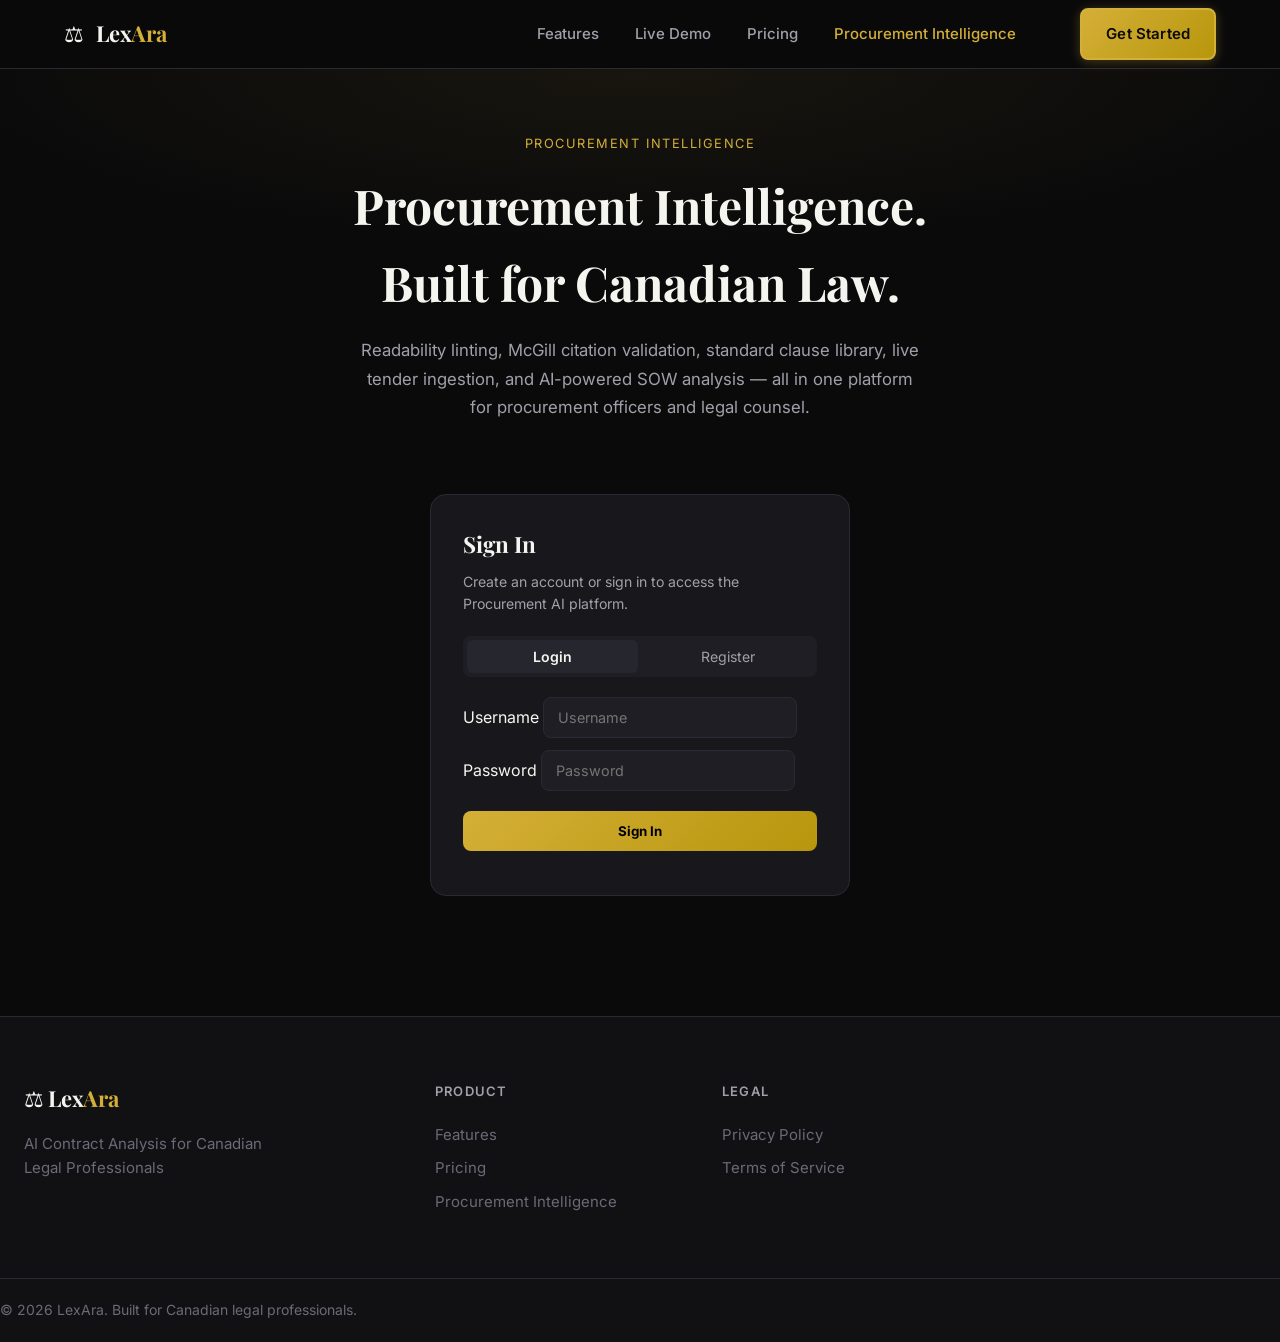
<file: website/procurement-intelligence.html>
<!DOCTYPE html>
<html lang="en">
<head>
  <meta charset="UTF-8" />
  <meta name="viewport" content="width=device-width, initial-scale=1.0" />
  <meta name="description" content="LexAra Procurement Intelligence — Readability linting, citation validation, clause library, live tender ingestion, and AI-powered SOW analysis." />
  <title>Procurement Intelligence — LexAra</title>
  <link rel="preconnect" href="https://fonts.googleapis.com" />
  <link rel="preconnect" href="https://fonts.gstatic.com" crossorigin />
  <link href="https://fonts.googleapis.com/css2?family=Inter:wght@400;500;600;700&family=Playfair+Display:wght@600;700&family=JetBrains+Mono:wght@400;500&display=swap" rel="stylesheet" />
  <link rel="stylesheet" href="styles.css" />
  <style>
    /* ── Procurement AI page styles ───────────── */
    .pai-hero {
      padding: var(--space-16) 0 var(--space-10);
      text-align: center;
      background: radial-gradient(ellipse 80% 60% at 50% 0%, rgba(212,175,55,0.07) 0%, transparent 70%);
    }
    .pai-hero .eyebrow { color: var(--gold); font-size: 0.8rem; letter-spacing: 0.12em; text-transform: uppercase; margin-bottom: var(--space-3); }
    .pai-hero h1 { font-family: var(--font-display); font-size: clamp(2rem, 5vw, 3rem); color: var(--text-primary); margin-bottom: var(--space-4); }
    .pai-hero p  { color: var(--text-secondary); max-width: 560px; margin: 0 auto var(--space-8); font-size: 1.05rem; line-height: 1.7; }

    /* Auth gate */
    .auth-gate { max-width: 420px; margin: 0 auto var(--space-10); background: var(--surface); border: 1px solid var(--border); border-radius: 16px; padding: var(--space-8); }
    .auth-gate h2 { font-family: var(--font-display); font-size: 1.4rem; color: var(--text-primary); margin-bottom: var(--space-2); }
    .auth-gate p  { color: var(--text-secondary); font-size: 0.88rem; margin-bottom: var(--space-5); }
    .auth-tabs { display: flex; gap: 4px; margin-bottom: var(--space-5); background: var(--surface-2); border-radius: 8px; padding: 4px; }
    .auth-tab  { flex: 1; padding: 8px; border-radius: 6px; border: none; background: transparent; color: var(--text-secondary); font-size: 0.88rem; cursor: pointer; }
    .auth-tab.active { background: var(--surface-3); color: var(--text-primary); font-weight: 600; }
    .auth-form { display: flex; flex-direction: column; gap: var(--space-3); }
    .auth-form input, .auth-form select {
      background: var(--surface-2); border: 1px solid var(--border); border-radius: 8px;
      color: var(--text-primary); font-size: 0.9rem; padding: 11px 14px; outline: none;
    }
    .auth-form input:focus, .auth-form select:focus { border-color: var(--gold); }
    .auth-form select option { background: var(--surface-2); }
    .auth-submit { margin-top: var(--space-2); padding: 12px; background: linear-gradient(135deg, var(--gold), var(--gold-dark)); color: #000; font-weight: 700; border: none; border-radius: 8px; cursor: pointer; }
    .auth-submit:hover { opacity: 0.88; }
    .auth-error { color: #f87171; font-size: 0.83rem; }
    .auth-success { color: #4ade80; font-size: 0.83rem; }

    /* Main app (hidden until logged in) */
    #pai-app { display: none; }
    .pai-user-bar { display: flex; align-items: center; justify-content: flex-end; gap: var(--space-4); margin-bottom: var(--space-8); padding: var(--space-3) var(--space-4); background: var(--surface); border: 1px solid var(--border); border-radius: 10px; }
    .pai-user-bar span { color: var(--text-secondary); font-size: 0.85rem; }
    .pai-user-bar .role-badge { background: var(--gold-muted); color: var(--gold); border-radius: 4px; padding: 2px 8px; font-size: 0.75rem; font-weight: 600; }
    .logout-btn { background: transparent; border: 1px solid var(--border); color: var(--text-secondary); border-radius: 6px; padding: 5px 12px; font-size: 0.8rem; cursor: pointer; }
    .logout-btn:hover { border-color: var(--gold); color: var(--gold); }

    /* Tool tabs */
    .pai-tabs { display: flex; gap: var(--space-2); flex-wrap: wrap; margin-bottom: var(--space-8); }
    .pai-tab  { padding: 10px 20px; border-radius: 8px; border: 1px solid var(--border); background: var(--surface); color: var(--text-secondary); font-size: 0.88rem; font-weight: 500; cursor: pointer; transition: all 0.2s; }
    .pai-tab:hover { border-color: var(--gold); color: var(--gold); }
    .pai-tab.active { background: var(--gold-muted); border-color: var(--gold); color: var(--gold); }
    .pai-panel { display: none; }
    .pai-panel.active { display: block; }

    /* Cards */
    .pai-card { background: var(--surface); border: 1px solid var(--border); border-radius: 16px; padding: var(--space-6) var(--space-7); margin-bottom: var(--space-5); max-width: 900px; }
    .pai-card h2 { font-family: var(--font-display); font-size: 1.3rem; color: var(--text-primary); margin-bottom: var(--space-2); }
    .pai-card .desc { color: var(--text-secondary); font-size: 0.88rem; line-height: 1.6; margin-bottom: var(--space-5); }
    .pai-textarea { width: 100%; min-height: 180px; background: var(--surface-2); border: 1px solid var(--border); border-radius: 10px; color: var(--text-primary); font-family: var(--font-mono); font-size: 0.84rem; padding: var(--space-4); resize: vertical; outline: none; line-height: 1.6; box-sizing: border-box; }
    .pai-textarea:focus { border-color: var(--gold); }
    .pai-input { background: var(--surface-2); border: 1px solid var(--border); border-radius: 8px; color: var(--text-primary); font-size: 0.9rem; padding: 10px 14px; outline: none; width: 100%; box-sizing: border-box; }
    .pai-input:focus { border-color: var(--gold); }
    .pai-btn { padding: 11px 28px; background: linear-gradient(135deg, var(--gold), var(--gold-dark)); color: #000; font-weight: 700; font-size: 0.9rem; border: none; border-radius: 8px; cursor: pointer; margin-top: var(--space-4); }
    .pai-btn:hover { opacity: 0.88; }
    .pai-btn:disabled { opacity: 0.4; cursor: not-allowed; }
    .pai-btn-outline { padding: 8px 18px; background: transparent; border: 1px solid var(--border); color: var(--text-secondary); border-radius: 6px; font-size: 0.83rem; cursor: pointer; }
    .pai-btn-outline:hover { border-color: var(--gold); color: var(--gold); }

    /* Results */
    .pai-result { max-width: 900px; }
    .pai-metrics { display: flex; gap: var(--space-3); flex-wrap: wrap; margin-bottom: var(--space-5); }
    .pai-metric { flex: 1; min-width: 120px; background: var(--surface); border: 1px solid var(--border); border-radius: 12px; padding: var(--space-4); text-align: center; }
    .pai-metric .val { font-size: 1.8rem; font-weight: 700; color: var(--gold); }
    .pai-metric .lbl { font-size: 0.75rem; color: var(--text-secondary); margin-top: 4px; }

    .pai-clause-card { background: var(--surface); border: 1px solid var(--border); border-radius: 12px; padding: var(--space-5); margin-bottom: var(--space-4); }
    .pai-clause-card:hover { border-color: var(--gold); }
    .pai-clause-header { display: flex; align-items: baseline; gap: var(--space-3); flex-wrap: wrap; margin-bottom: var(--space-3); }
    .pai-clause-type { font-family: var(--font-mono); font-size: 0.75rem; color: var(--gold); background: var(--gold-muted); padding: 2px 8px; border-radius: 4px; }
    .pai-risk-badge { font-size: 0.72rem; font-weight: 600; padding: 2px 8px; border-radius: 4px; }
    .pai-risk-High   { background: rgba(239,68,68,0.15); color: #f87171; }
    .pai-risk-Medium { background: rgba(251,191,36,0.15); color: #fbbf24; }
    .pai-risk-Low    { background: rgba(74,222,128,0.15); color: #4ade80; }
    .pai-clause-text { font-family: var(--font-display); font-size: 0.88rem; color: var(--text-secondary); line-height: 1.7; border-left: 3px solid var(--gold); padding-left: var(--space-4); margin-bottom: var(--space-3); }
    .pai-improved { background: rgba(74,222,128,0.07); border-left: 3px solid #4ade80; padding: var(--space-3) var(--space-4); border-radius: 4px; font-size: 0.83rem; color: #4ade80; margin-bottom: var(--space-3); }
    .pai-improved strong { display: block; margin-bottom: 4px; font-size: 0.72rem; text-transform: uppercase; letter-spacing: 0.08em; }

    .pai-similar { font-size: 0.8rem; color: var(--text-muted); margin-top: var(--space-3); }
    .pai-similar summary { cursor: pointer; color: var(--text-secondary); }

    /* Tender table */
    .pai-table-wrap { overflow-x: auto; max-width: 900px; }
    .pai-table { width: 100%; border-collapse: collapse; font-size: 0.83rem; }
    .pai-table th { background: var(--surface-2); color: var(--text-secondary); font-weight: 600; padding: 10px 12px; text-align: left; border-bottom: 1px solid var(--border); }
    .pai-table td { padding: 10px 12px; border-bottom: 1px solid var(--border); color: var(--text-secondary); }
    .pai-table tr:hover td { background: var(--surface-2); }
    .source-badge { font-family: var(--font-mono); font-size: 0.72rem; padding: 2px 6px; border-radius: 3px; background: var(--surface-3); color: var(--text-muted); }

    /* Compare */
    .compare-grid { display: grid; grid-template-columns: 1fr 1fr; gap: var(--space-4); }
    @media(max-width:640px){ .compare-grid { grid-template-columns: 1fr; } }
    .mismatch-row { display: flex; justify-content: space-between; gap: var(--space-4); padding: var(--space-2) 0; border-bottom: 1px solid var(--border); font-size: 0.83rem; }
    .mismatch-row .field { color: var(--gold); font-family: var(--font-mono); }
    .mismatch-row .va { color: #f87171; }
    .mismatch-row .vb { color: #4ade80; }

    /* Similarity score */
    .sim-score { font-size: 3rem; font-weight: 700; color: var(--gold); text-align: center; margin: var(--space-6) 0; }
    .sim-verdict { text-align: center; font-size: 1rem; color: var(--text-secondary); margin-bottom: var(--space-4); }

    /* Status */
    .pai-status { font-size: 0.85rem; color: var(--text-secondary); margin-top: var(--space-3); }
    .pai-spinner { display: inline-block; width: 14px; height: 14px; border: 2px solid var(--border); border-top-color: var(--gold); border-radius: 50%; animation: spin 0.7s linear infinite; vertical-align: middle; margin-right: 6px; }
    @keyframes spin { to { transform: rotate(360deg); } }
    .pai-error   { color: #f87171; }
    .pai-success { color: #4ade80; }
    .pai-empty   { text-align: center; color: var(--text-muted); padding: var(--space-10) 0; font-size: 0.9rem; }
  </style>
</head>
<body>

<!-- ── Nav ──────────────────────────────────────────────────── -->
<header class="nav" role="banner">
  <div class="nav-inner">
    <a href="/" class="nav-logo" aria-label="LexAra home">
      <span class="logo-mark" aria-hidden="true">⚖</span>
      <span class="logo-text">Lex<span class="logo-accent">Ara</span></span>
    </a>
    <button class="nav-toggle" aria-label="Toggle navigation menu" aria-expanded="false" aria-controls="nav-menu">
      <span></span><span></span><span></span>
    </button>
    <nav id="nav-menu" aria-label="Main navigation">
      <ul class="nav-links" role="list">
        <li><a href="/#features" class="nav-link">Features</a></li>
        <li><a href="/#demo" class="nav-link">Live Demo</a></li>
        <li><a href="/#pricing" class="nav-link">Pricing</a></li>
<!-- FE-019: removed empty <li> -->
        <li><a href="/procurement-intelligence.html" class="nav-link" style="color:var(--gold)">Procurement Intelligence</a></li>
      </ul>
    </nav>
    <a href="/#cta" class="btn btn-gold nav-cta">Get Started</a>
  </div>
</header>

<!-- ── Hero ─────────────────────────────────────────────────── -->
<div class="pai-hero">
  <div class="container">
    <p class="eyebrow">Procurement Intelligence</p>
    <h1>Procurement Intelligence.<br>Built for Canadian Law.</h1>
    <p>Readability linting, McGill citation validation, standard clause library, live tender ingestion, and AI-powered SOW analysis — all in one platform for procurement officers and legal counsel.</p>
  </div>
</div>

<main class="container" style="padding-bottom: var(--space-20);">

  <!-- ── Auth Gate ─────────────────────────────────────────── -->
  <div id="auth-gate">
    <div class="auth-gate">
      <h2>Sign In</h2>
      <p>Create an account or sign in to access the Procurement AI platform.</p>
      <div class="auth-tabs">
        <button class="auth-tab active" onclick="switchAuthTab('login')">Login</button>
        <button class="auth-tab" onclick="switchAuthTab('register')">Register</button>
      </div>

      <!-- Login -->
      <div id="auth-login">
        <div class="auth-form">
          <div>
            <label for="login-username">Username</label>
            <input type="text" id="login-username" placeholder="Username" autocomplete="username" />
          </div>
          <div>
            <label for="login-password">Password</label>
            <input type="password" id="login-password" placeholder="Password" autocomplete="current-password" />
          </div>
          <button class="auth-submit" onclick="doLogin()">Sign In</button>
          <div id="login-msg"></div>
        </div>
      </div>

      <!-- Register -->
      <div id="auth-register" style="display:none">
        <div class="auth-form">
          <div>
            <label for="reg-username">Username</label>
            <input type="text" id="reg-username" placeholder="Username" autocomplete="username" />
          </div>
          <div>
            <label for="reg-email">Email address</label>
            <input type="email" id="reg-email" placeholder="Email" autocomplete="email" />
          </div>
          <div>
            <label for="reg-password">Password</label>
            <input type="password" id="reg-password" placeholder="Password" autocomplete="new-password" />
          </div>
          <div>
            <label for="reg-role">I am a…</label>
            <select id="reg-role">
              <option value="procurement">Procurement Officer</option>
              <option value="legal">Legal Counsel</option>
            </select>
          </div>
          <button class="auth-submit" onclick="doRegister()">Create Account</button>
          <div id="reg-msg"></div>
        </div>
      </div>
    </div>
  </div>

  <!-- ── Main App (shown after login) ─────────────────────── -->
  <div id="pai-app">

    <!-- User bar -->
    <div class="pai-user-bar">
      <span>Signed in as <strong id="user-display"></strong></span>
      <span class="role-badge" id="role-display"></span>
      <button class="logout-btn" onclick="doLogout()">Sign Out</button>
    </div>

    <!-- Tool tabs -->
    <div class="pai-tabs">
      <button class="pai-tab active" data-panel="linter"  onclick="switchPanel(this)">📋 Readability Linter</button>
      <button class="pai-tab" data-panel="citations" onclick="switchPanel(this)">📖 Citation Validator</button>
      <button class="pai-tab" data-panel="clauses-basic" onclick="switchPanel(this)">📚 Clause Library</button>
      <button class="pai-tab" data-panel="analyze" onclick="switchPanel(this)">🔍 AI Clause Analysis</button>
      <button class="pai-tab" data-panel="search"  onclick="switchPanel(this)">🧠 Semantic Search</button>
      <button class="pai-tab" data-panel="tenders" onclick="switchPanel(this)">📡 Live Tenders</button>
      <button class="pai-tab" data-panel="compare" onclick="switchPanel(this)">⚖️ Compare</button>
    </div>

    <!-- ═══════════════════════════════════════════════════ -->
    <!-- PANEL: Readability Linter                          -->
    <!-- ═══════════════════════════════════════════════════ -->
    <div class="pai-panel active" id="panel-linter">
      <div class="pai-card">
        <h2>📋 Readability Linter</h2>
        <p class="desc">Flags violations of the Department of Justice's Guide to Readable Contracts — legalese, passive voice, plural party terms ("Bidders must" → "The Bidder must"), and gendered language. Includes before/after rewrites for every issue found.</p>
        <textarea class="pai-textarea" id="linter-input" placeholder="Paste your Statement of Work, NRFP, or contract text here..."></textarea>
        <button class="pai-btn" onclick="runLinter()">🔍 Run Linter</button>
        <div class="pai-status" id="linter-status"></div>
      </div>
      <div class="pai-result" id="linter-results" style="display:none">
        <div class="pai-metrics" id="linter-metrics"></div>
        <div id="linter-groups"></div>
      </div>
    </div>

    <!-- ═══════════════════════════════════════════════════ -->
    <!-- PANEL: Citation Validator                          -->
    <!-- ═══════════════════════════════════════════════════ -->
    <div class="pai-panel" id="panel-citations">
      <div class="pai-card">
        <h2>📖 McGill Guide Citation Validator</h2>
        <p class="desc">Validates Canadian legal citations against the McGill Guide (10th ed.) — federal and provincial statutes, SOR/SI regulations, and case citations. Flags capitalization, format, and style-of-cause issues.</p>
        <textarea class="pai-textarea" id="citations-input" placeholder="Paste contract or legal document text here..."></textarea>
        <button class="pai-btn" onclick="runCitations()">🔍 Validate Citations</button>
        <div class="pai-status" id="citations-status"></div>
      </div>
      <div class="pai-result" id="citations-results" style="display:none">
        <div class="pai-metrics" id="citations-metrics"></div>
        <div id="citations-groups"></div>
      </div>
    </div>

    <!-- ═══════════════════════════════════════════════════ -->
    <!-- PANEL: Standard Clause Library (deterministic)    -->
    <!-- ═══════════════════════════════════════════════════ -->
    <div class="pai-panel" id="panel-clauses-basic">
      <div class="pai-card">
        <h2>📚 Standard Clause Library</h2>
        <p class="desc">Search and retrieve standardised Canadian procurement clauses — indemnification, limitation of liability, IP ownership, PIPEDA privacy, termination, payment terms, and more. Fully deterministic, no AI credits consumed.</p>
        <div style="display:flex;gap:12px;flex-wrap:wrap">
          <input class="pai-input" id="basic-query" placeholder="Search clauses... (e.g. indemnification, privacy, termination)" style="flex:1;min-width:200px" oninput="debouncedBasicSearch()" />
          <select class="pai-input" id="basic-category" style="max-width:200px" onchange="runBasicSearch()">
            <option value="">All Categories</option>
          </select>
        </div>
        <div style="display:flex;flex-wrap:wrap;gap:8px;margin-top:12px" id="basic-cat-pills"></div>
        <div class="pai-status" id="basic-status"></div>
      </div>
      <div class="pai-result" id="basic-results">
        <div class="pai-empty">Loading clause library…</div>
      </div>
    </div>

    <!-- ═══════════════════════════════════════════════════ -->
    <!-- PANEL: Analyze Clause                              -->
    <!-- ═══════════════════════════════════════════════════ -->
    <div class="pai-panel" id="panel-analyze">
      <div class="pai-card">
        <h2>🔍 Analyze a Clause</h2>
        <p class="desc">Paste any contract clause. Get instant classification, risk detection, plain-language improvement, and similar clauses from the library.</p>
        <textarea class="pai-textarea" id="analyze-input" placeholder="Paste a clause here...&#10;&#10;e.g. The Contractor shall deliver all services as soon as possible and provide reasonable efforts to meet the timelines set out hereinabove."></textarea>
        <button class="pai-btn" onclick="analyzeClause()">Analyze</button>
        <div class="pai-status" id="analyze-status"></div>
      </div>
      <div class="pai-result" id="analyze-result" style="display:none"></div>
    </div>

    <!-- ═══════════════════════════════════════════════════ -->
    <!-- PANEL: Semantic Clause Search                      -->
    <!-- ═══════════════════════════════════════════════════ -->
    <div class="pai-panel" id="panel-search">
      <div class="pai-card">
        <h2>🧠 Semantic Clause Search</h2>
        <p class="desc">Describe what you need in plain language. The AI finds the most semantically similar clauses in the library.</p>
        <input class="pai-input" id="search-input" placeholder="e.g. payment upon milestone completion, AODA accessibility requirement, IP ownership Crown..." />
        <div style="display:flex;gap:var(--space-3);flex-wrap:wrap;margin-top:var(--space-3)">
          <input class="pai-input" id="search-type" placeholder="Clause type filter (optional)" style="max-width:260px"/>
          <button class="pai-btn" style="margin-top:0" onclick="searchClauses()">Search</button>
        </div>
        <div class="pai-status" id="search-status"></div>
      </div>
      <div class="pai-result" id="search-result"></div>
    </div>

    <!-- ═══════════════════════════════════════════════════ -->
    <!-- PANEL: Clause Library                              -->
    <!-- ═══════════════════════════════════════════════════ -->
    <div class="pai-panel" id="panel-library">
      <div class="pai-card">
        <h2>📚 Standard Clause Library</h2>
        <p class="desc">Browse the Ontario-focused canonical clause library. Filter by type, jurisdiction, or standard-only clauses.</p>
        <div style="display:flex;gap:var(--space-3);flex-wrap:wrap">
          <input class="pai-input" id="lib-type" placeholder="Clause type (e.g. Deliverables)" style="flex:1;min-width:180px" />
          <select class="pai-input" id="lib-standard" style="max-width:200px">
            <option value="false">All clauses</option>
            <option value="true">Standard only</option>
          </select>
          <button class="pai-btn" style="margin-top:0" onclick="loadLibrary()">Browse</button>
        </div>
        <div class="pai-status" id="lib-status"></div>
      </div>
      <div class="pai-result" id="lib-result"></div>
    </div>

    <!-- ═══════════════════════════════════════════════════ -->
    <!-- PANEL: Live Tenders                                -->
    <!-- ═══════════════════════════════════════════════════ -->
    <div class="pai-panel" id="panel-tenders">
      <div class="pai-card">
        <h2>📡 Live Tender Feed</h2>
        <p class="desc">Browse ingested procurement notices from TED (EU) and OCP. Admins can trigger a live ingestion run.</p>
        <div style="display:flex;gap:var(--space-3);flex-wrap:wrap;align-items:flex-end">
          <div style="flex:1;min-width:180px">
            <select class="pai-input" id="tender-source">
              <option value="">All sources</option>
              <option value="TED">EU TED</option>
              <option value="OCP">OCP</option>
            </select>
          </div>
          <button class="pai-btn" style="margin-top:0" onclick="loadTenders()">Load Tenders</button>
          <button class="pai-btn-outline" id="ingest-btn" onclick="triggerIngestion()" style="display:none">⚡ Run Ingestion</button>
        </div>
        <div class="pai-status" id="tender-status"></div>
      </div>
      <div class="pai-result" id="tender-result"></div>
    </div>

    <!-- ═══════════════════════════════════════════════════ -->
    <!-- PANEL: Compare                                     -->
    <!-- ═══════════════════════════════════════════════════ -->
    <div class="pai-panel" id="panel-compare">
      <div class="pai-card">
        <h2>⚖️ Compare Clauses</h2>
        <p class="desc">Paste two clauses to get a semantic similarity score and match verdict.</p>
        <div class="compare-grid">
          <div>
            <p style="color:var(--text-muted);font-size:0.8rem;margin-bottom:6px">Clause A</p>
            <textarea class="pai-textarea" id="compare-a" placeholder="Paste first clause..."></textarea>
          </div>
          <div>
            <p style="color:var(--text-muted);font-size:0.8rem;margin-bottom:6px">Clause B</p>
            <textarea class="pai-textarea" id="compare-b" placeholder="Paste second clause..."></textarea>
          </div>
        </div>
        <button class="pai-btn" onclick="compareClauses()">Compare</button>
        <div class="pai-status" id="compare-status"></div>
      </div>
      <div class="pai-result" id="compare-result" style="display:none"></div>
    </div>

  </div><!-- #pai-app -->
</main>

<!-- ── Footer ───────────────────────────────────────────────── -->
<footer class="footer">
  <div class="footer-inner">
    <div class="footer-brand">
      <span class="logo-mark">⚖</span>
      <span class="logo-text">Lex<span class="logo-accent">Ara</span></span>
      <p class="footer-tagline">AI Contract Analysis for Canadian Legal Professionals</p>
    </div>
    <div class="footer-col">
      <h3 class="footer-heading">Product</h3>
      <ul role="list">
        <li><a href="/#features">Features</a></li>
        <li><a href="/#pricing">Pricing</a></li>
        
        <li><a href="/procurement-intelligence.html">Procurement Intelligence</a></li>
      </ul>
    </div>
    <div class="footer-col">
      <h3 class="footer-heading">Legal</h3>
      <ul role="list">
        <li><a href="/privacy.html">Privacy Policy</a></li>
        <li><a href="/terms.html">Terms of Service</a></li>
      </ul>
    </div>
  </div>
  <div class="footer-bottom">
    <p>© 2026 LexAra. Built for Canadian legal professionals.</p>
  </div>
</footer>

<script>
/* ============================================================
   procurement-ai.js
   Auth + all 5 tool panels hitting api.lexara.tech
   ============================================================ */

const API = (window.location.hostname === "localhost" || window.location.hostname === "127.0.0.1")
  ? "http://localhost:8000/v1"
  : "https://api.lexara.tech/v1";

/* ── Stored session ────────────────────────────────────────── */
let _token = localStorage.getItem("pai_token") || null;
let _role  = localStorage.getItem("pai_role")  || null;
let _user  = localStorage.getItem("pai_user")  || null;

function authHeaders() {
  return { "Content-Type": "application/json", "Authorization": `Bearer ${_token}` };
}

/* ── Auth tab switch ───────────────────────────────────────── */
function switchAuthTab(tab) {
  document.getElementById("auth-login").style.display    = tab === "login"    ? "" : "none";
  document.getElementById("auth-register").style.display = tab === "register" ? "" : "none";
  document.querySelectorAll(".auth-tab").forEach((b, i) => b.classList.toggle("active", (i===0) === (tab==="login")));
}

/* ── Register ──────────────────────────────────────────────── */
async function doRegister() {
  const username = document.getElementById("reg-username").value.trim();
  const email    = document.getElementById("reg-email").value.trim();
  const password = document.getElementById("reg-password").value;
  const role     = document.getElementById("reg-role").value;
  const msg      = document.getElementById("reg-msg");
  msg.textContent = "";
  try {
    const res = await fetch(`${API}/auth/register`, {
      method: "POST",
      headers: { "Content-Type": "application/json" },
      body: JSON.stringify({ username, email, password, role }),
    });
    const data = await res.json();
    if (!res.ok) throw new Error(data.detail || "Registration failed");
    msg.className = "auth-success";
    msg.textContent = "✓ Account created — please sign in.";
    switchAuthTab("login");
  } catch(e) {
    msg.className = "auth-error";
    msg.textContent = e.message;
  }
}

/* ── Login ─────────────────────────────────────────────────── */
async function doLogin() {
  const username = document.getElementById("login-username").value.trim();
  const password = document.getElementById("login-password").value;
  const msg      = document.getElementById("login-msg");
  msg.textContent = "";
  try {
    const res = await fetch(`${API}/auth/login`, {
      method: "POST",
      headers: { "Content-Type": "application/json" },
      body: JSON.stringify({ username, password }),
    });
    const data = await res.json();
    if (!res.ok) throw new Error(data.detail || "Login failed");
    _token = data.access_token;
    _role  = data.role;
    _user  = username;
    localStorage.setItem("pai_token", _token);
    localStorage.setItem("pai_role",  _role);
    localStorage.setItem("pai_user",  _user);
    showApp();
  } catch(e) {
    msg.className = "auth-error";
    msg.textContent = e.message;
  }
}

function doLogout() {
  localStorage.removeItem("pai_token");
  localStorage.removeItem("pai_role");
  localStorage.removeItem("pai_user");
  _token = _role = _user = null;
  document.getElementById("pai-app").style.display = "none";
  document.getElementById("auth-gate").style.display = "block";
}

function showApp() {
  document.getElementById("auth-gate").style.display = "none";
  document.getElementById("pai-app").style.display = "block";
  document.getElementById("user-display").textContent = _user;
  document.getElementById("role-display").textContent  = _role;
  if (_role === "admin") document.getElementById("ingest-btn").style.display = "";
  loadLibrary();
}

/* ── Panel switching ───────────────────────────────────────── */
function switchPanel(btn) {
  document.querySelectorAll(".pai-tab").forEach(b => b.classList.remove("active"));
  document.querySelectorAll(".pai-panel").forEach(p => p.classList.remove("active"));
  btn.classList.add("active");
  document.getElementById(`panel-${btn.dataset.panel}`).classList.add("active");
}

/* ── Helpers ───────────────────────────────────────────────── */
function setStatus(id, html) { const e = document.getElementById(id); e.innerHTML = html; }
function clearStatus(id)     { setStatus(id, ""); }
function esc(s) { return String(s||"").replace(/&/g,"&amp;").replace(/</g,"&lt;").replace(/>/g,"&gt;"); }
function riskBadge(r)  { return `<span class="pai-risk-badge pai-risk-${r}">${r} Risk</span>`; }
function typeBadge(t)  { return `<span class="pai-clause-type">${esc(t)}</span>`; }

function copyText(text, btn) {
  navigator.clipboard.writeText(text).then(() => { btn.textContent = "✓ Copied"; setTimeout(() => btn.textContent = "Copy", 2000); });
}

function renderClauses(clauses) {
  if (!clauses.length) return '<div class="pai-empty">No clauses found.</div>';
  return clauses.map(c => `
    <div class="pai-clause-card">
      <div class="pai-clause-header">
        ${typeBadge(c.clause_type || c.type)}
        ${riskBadge(c.risk_level || "Low")}
        ${c.is_standard ? '<span style="font-size:0.72rem;color:var(--gold)">★ Standard</span>' : ""}
      </div>
      <div class="pai-clause-text">${esc(c.clause_text || c.text)}</div>
      ${c.improved ? `<div class="pai-improved"><strong>✏ Improved</strong>${esc(c.improved)}</div>` : ""}
      <button class="pai-btn-outline" onclick="copyText(${JSON.stringify(c.clause_text||c.text)}, this)">Copy</button>
    </div>
  `).join("");
}

/* ── PANEL: Analyze ────────────────────────────────────────── */
async function analyzeClause() {
  const text = document.getElementById("analyze-input").value.trim();
  if (!text) return;
  setStatus("analyze-status", '<span class="pai-spinner"></span> Analyzing…');
  document.getElementById("analyze-result").style.display = "none";
  try {
    const res = await fetch(`${API}/procurement/clauses/analyze`, {
      method: "POST", headers: authHeaders(), body: JSON.stringify({ text }),
    });
    if (!res.ok) throw new Error(`HTTP ${res.status}`);
    const d = await res.json();
    clearStatus("analyze-status");
    const el = document.getElementById("analyze-result");
    el.innerHTML = `
      <div class="pai-metrics">
        <div class="pai-metric"><div class="val">${esc(d.clause_type)}</div><div class="lbl">Clause Type</div></div>
        <div class="pai-metric"><div class="val" style="color:${d.risk_level==='High'?'#f87171':d.risk_level==='Medium'?'#fbbf24':'#4ade80'}">${esc(d.risk_level)}</div><div class="lbl">Risk Level</div></div>
        <div class="pai-metric"><div class="val">${Math.round((d.confidence_score||0)*100)}%</div><div class="lbl">Confidence</div></div>
      </div>
      ${d.improved ? `<div class="pai-improved"><strong>✏ Improved Version</strong>${esc(d.improved)}</div>` : '<p style="color:var(--text-muted);font-size:0.85rem">No improvements needed — clause looks clean.</p>'}
      ${d.similar_clauses?.length ? `
        <details class="pai-similar"><summary>View ${d.similar_clauses.length} similar clause(s) from library</summary>
          <div style="margin-top:var(--space-3)">${renderClauses(d.similar_clauses.map(s=>({...s, clause_text: s.clause_text, clause_type: s.clause_type, risk_level: "Low"})))}</div>
        </details>` : ""}
    `;
    el.style.display = "";
  } catch(e) {
    setStatus("analyze-status", `<span class="pai-error">${e.message}</span>`);
  }
}

/* ── PANEL: Search ─────────────────────────────────────────── */
async function searchClauses() {
  const query = document.getElementById("search-input").value.trim();
  const type  = document.getElementById("search-type").value.trim() || null;
  if (!query) return;
  setStatus("search-status", '<span class="pai-spinner"></span> Searching…');
  document.getElementById("search-result").innerHTML = "";
  try {
    const res = await fetch(`${API}/procurement/clauses/search`, {
      method: "POST", headers: authHeaders(),
      body: JSON.stringify({ query, k: 8, clause_type: type }),
    });
    if (!res.ok) throw new Error(`HTTP ${res.status}`);
    const d = await res.json();
    clearStatus("search-status");
    document.getElementById("search-result").innerHTML = d.total
      ? `<p style="color:var(--text-muted);font-size:0.8rem;margin-bottom:var(--space-4)">${d.total} result(s)</p>${renderClauses(d.clauses)}`
      : '<div class="pai-empty">No similar clauses found.</div>';
  } catch(e) {
    setStatus("search-status", `<span class="pai-error">${e.message}</span>`);
  }
}

/* ── PANEL: Library ────────────────────────────────────────── */
async function loadLibrary() {
  const type     = document.getElementById("lib-type")?.value.trim() || "";
  const standard = document.getElementById("lib-standard")?.value === "true";
  setStatus("lib-status", '<span class="pai-spinner"></span> Loading…');
  document.getElementById("lib-result").innerHTML = "";
  try {
    const params = new URLSearchParams();
    if (type)     params.set("clause_type", type);
    if (standard) params.set("standard_only", "true");
    const res = await fetch(`${API}/procurement/clauses/library?${params}`, { headers: authHeaders() });
    if (!res.ok) throw new Error(`HTTP ${res.status}`);
    const d = await res.json();
    clearStatus("lib-status");
    document.getElementById("lib-result").innerHTML = d.total
      ? `<p style="color:var(--text-muted);font-size:0.8rem;margin-bottom:var(--space-4)">${d.total} clause(s)</p>${renderClauses(d.clauses)}`
      : '<div class="pai-empty">No clauses found.</div>';
  } catch(e) {
    setStatus("lib-status", `<span class="pai-error">${e.message}</span>`);
  }
}

/* ── PANEL: Tenders ────────────────────────────────────────── */
async function loadTenders() {
  const source = document.getElementById("tender-source").value;
  setStatus("tender-status", '<span class="pai-spinner"></span> Loading…');
  document.getElementById("tender-result").innerHTML = "";
  try {
    const params = new URLSearchParams({ limit: 50 });
    if (source) params.set("source", source);
    const res = await fetch(`${API}/procurement/ingestion/tenders?${params}`, { headers: authHeaders() });
    if (!res.ok) throw new Error(`HTTP ${res.status}`);
    const d = await res.json();
    clearStatus("tender-status");
    if (!d.tenders.length) { document.getElementById("tender-result").innerHTML = '<div class="pai-empty">No tenders yet. Run an ingestion first.</div>'; return; }
    document.getElementById("tender-result").innerHTML = `
      <p style="color:var(--text-muted);font-size:0.8rem;margin-bottom:var(--space-4)">${d.total} total · showing ${d.tenders.length}</p>
      <div class="pai-table-wrap"><table class="pai-table">
        <thead><tr><th>Source</th><th>Title</th><th>Buyer</th><th>Value</th><th>Country</th></tr></thead>
        <tbody>
          ${d.tenders.map(t => `<tr>
            <td><span class="source-badge">${esc(t.source)}</span></td>
            <td><a href="${esc(t.source_url)}" target="_blank" rel="noopener noreferrer" aria-label="${esc(t.title||'—').substring(0,80)} (opens in new tab)" style="color:var(--gold);text-decoration:none">${esc(t.title||"—").substring(0,80)}</a></td>
            <td>${esc(t.buyer||"—").substring(0,40)}</td>
            <td>${t.value ? `${t.currency} ${Number(t.value).toLocaleString()}` : "—"}</td>
            <td>${esc(t.country||"—")}</td>
          </tr>`).join("")}
        </tbody>
      </table></div>
    `;
  } catch(e) {
    setStatus("tender-status", `<span class="pai-error">${e.message}</span>`);
  }
}

async function triggerIngestion() {
  if (!confirm("Run live ingestion from TED + OCP? This may take 30–60 seconds.")) return;
  setStatus("tender-status", '<span class="pai-spinner"></span> Ingesting from TED + OCP…');
  try {
    const res = await fetch(`${API}/procurement/ingestion/run`, {
      method: "POST", headers: authHeaders(), body: JSON.stringify({ query: "procurement" }),
    });
    if (!res.ok) throw new Error(`Ingestion failed (HTTP ${res.status})`);
    const d = await res.json();
    setStatus("tender-status", `<span class="pai-success">✓ Done — ${d.new} new tenders, ${d.clauses_learned} clauses learned.</span>`);
    loadTenders();
  } catch(e) {
    setStatus("tender-status", `<span class="pai-error">${e.message}</span>`);
  }
}

/* ── PANEL: Compare ────────────────────────────────────────── */
async function compareClauses() {
  const a = document.getElementById("compare-a").value.trim();
  const b = document.getElementById("compare-b").value.trim();
  if (!a || !b) return;
  setStatus("compare-status", '<span class="pai-spinner"></span> Comparing…');
  document.getElementById("compare-result").style.display = "none";
  try {
    const res = await fetch(`${API}/procurement/compare/clauses`, {
      method: "POST", headers: authHeaders(), body: JSON.stringify({ clause_a: a, clause_b: b }),
    });
    if (!res.ok) throw new Error(`HTTP ${res.status}`);
    const d = await res.json();
    clearStatus("compare-status");
    const colour = d.similarity_score >= 0.85 ? "#4ade80" : d.similarity_score >= 0.6 ? "#fbbf24" : "#f87171";
    document.getElementById("compare-result").innerHTML = `
      <div class="sim-score" style="color:${colour}">${Math.round(d.similarity_score * 100)}%</div>
      <div class="sim-verdict">${esc(d.verdict)}</div>
      <p style="text-align:center;color:var(--text-muted);font-size:0.82rem">${d.match ? "These clauses are functionally equivalent." : "These clauses differ meaningfully — review carefully."}</p>
    `;
    document.getElementById("compare-result").style.display = "";
  } catch(e) {
    setStatus("compare-status", `<span class="pai-error">${e.message}</span>`);
  }
}

/* ── Procurement Tools (deterministic) ─────────────────────── */
const PT_API = `${API}/procurement`;  // FE-016: derive from API constant, no duplicate URL

// Linter
const LINTER_LABELS = {
  legalese:          { emoji: "🟠", label: "Archaic Legalese" },
  passive_voice:     { emoji: "🟡", label: "Passive Voice" },
  plural_parties:    { emoji: "🔵", label: "Plural Party Terms" },
  gendered_language: { emoji: "🟣", label: "Gendered Language" },
};

async function runLinter() {
  const text = document.getElementById("linter-input").value.trim();
  if (!text) return;
  setStatus("linter-status", '<span class="pai-spinner"></span> Analysing…');
  document.getElementById("linter-results").style.display = "none";
  try {
    const res = await fetch(`${PT_API}/lint`, {
      method: "POST", headers: authHeaders(), body: JSON.stringify({ text }),
    });
    if (!res.ok) throw new Error(`HTTP ${res.status}`);
    const data = await res.json();
    renderLinterResults(data);
    clearStatus("linter-status");
  } catch(e) {
    setStatus("linter-status", `<span style="color:#f87171">Error: ${e.message}</span>`);
  }
}

function renderLinterResults(data) {
  const total = data.total_issues;
  document.getElementById("linter-metrics").innerHTML = Object.entries(LINTER_LABELS).map(([key, {emoji, label}]) =>
    `<div class="pai-metric"><div class="val">${(data[key]||[]).length}</div><div class="lbl">${emoji} ${label}</div></div>`
  ).join("");

  if (total === 0) {
    document.getElementById("linter-groups").innerHTML = '<div class="pai-empty">✅ No readability issues found.</div>';
    document.getElementById("linter-results").style.display = "";
    return;
  }
  document.getElementById("linter-groups").innerHTML = Object.entries(LINTER_LABELS).map(([key, {emoji, label}]) => {
    const findings = data[key] || [];
    if (!findings.length) return "";
    const id = `lg-${key}`;
    const items = findings.map(f => `
      <div style="padding:12px 0;border-bottom:1px solid var(--border)">
        <span style="font-family:var(--font-mono);font-size:0.82rem;color:var(--gold);background:var(--gold-muted);padding:2px 8px;border-radius:4px">${esc(f.term)}</span>
        <div style="color:var(--text-secondary);font-size:0.85rem;margin-top:6px">💡 ${esc(f.suggestion)}</div>
        ${(f.original||f.revised) ? `<div style="display:grid;grid-template-columns:1fr 1fr;gap:8px;margin-top:10px">
          ${f.original ? `<div style="background:rgba(239,68,68,0.08);border-left:3px solid #ef4444;padding:8px 10px;border-radius:4px;font-size:0.82rem;color:var(--text-secondary)"><div style="font-size:0.7rem;font-weight:600;color:#ef4444;margin-bottom:3px;text-transform:uppercase">Before</div>${esc(f.original)}</div>` : ""}
          ${f.revised  ? `<div style="background:rgba(74,222,128,0.08);border-left:3px solid #4ade80;padding:8px 10px;border-radius:4px;font-size:0.82rem;color:var(--text-secondary)"><div style="font-size:0.7rem;font-weight:600;color:#4ade80;margin-bottom:3px;text-transform:uppercase">After</div>${esc(f.revised)}</div>` : ""}
        </div>` : ""}
      </div>`).join("");
    return `<div style="margin-bottom:16px">
      <div style="display:flex;align-items:center;gap:8px;font-weight:600;color:var(--text-primary);padding:10px 14px;background:var(--surface);border:1px solid var(--border);border-radius:10px;margin-bottom:0;cursor:pointer" onclick="this.nextElementSibling.style.display=this.nextElementSibling.style.display==='none'?'':'none'">
        ${emoji} ${label} <span style="color:var(--text-muted);font-weight:400;font-size:0.83rem;margin-left:6px">${findings.length} issue${findings.length!==1?"s":""}</span>
      </div>
      <div style="border:1px solid var(--border);border-top:none;border-radius:0 0 10px 10px;padding:0 14px;background:var(--surface-2)">${items}</div>
    </div>`;
  }).join("");
  document.getElementById("linter-results").style.display = "";
}

// Citations
async function runCitations() {
  const text = document.getElementById("citations-input").value.trim();
  if (!text) return;
  setStatus("citations-status", '<span class="pai-spinner"></span> Scanning…');
  document.getElementById("citations-results").style.display = "none";
  try {
    const res = await fetch(`${PT_API}/citations`, {
      method: "POST", headers: authHeaders(), body: JSON.stringify({ text }),
    });
    if (!res.ok) throw new Error(`HTTP ${res.status}`);
    const data = await res.json();
    document.getElementById("citations-metrics").innerHTML = `
      <div class="pai-metric"><div class="val">${data.total}</div><div class="lbl">Total Citations</div></div>
      <div class="pai-metric"><div class="val">${data.statutes.length}</div><div class="lbl">📜 Statutes</div></div>
      <div class="pai-metric"><div class="val">${data.regulations.length}</div><div class="lbl">📋 Regulations</div></div>
      <div class="pai-metric"><div class="val">${data.cases.length}</div><div class="lbl">⚖️ Cases</div></div>`;
    if (data.total === 0) {
      document.getElementById("citations-groups").innerHTML = '<div class="pai-empty">No recognised Canadian legal citations found.</div>';
    } else {
      document.getElementById("citations-groups").innerHTML = [
        {key:"statutes",emoji:"📜",label:"Statutes"},
        {key:"regulations",emoji:"📋",label:"Regulations"},
        {key:"cases",emoji:"⚖️",label:"Cases"},
      ].map(({key,emoji,label}) => {
        if (!data[key].length) return "";
        return `<div style="margin-bottom:16px">
          <div style="font-weight:600;color:var(--text-primary);padding:10px 14px;background:var(--surface);border:1px solid var(--border);border-radius:10px 10px 0 0">${emoji} ${label} — ${data[key].length} found</div>
          <div style="border:1px solid var(--border);border-top:none;border-radius:0 0 10px 10px;padding:0 14px;background:var(--surface-2)">
            ${data[key].map(c => `<div style="padding:10px 0;border-bottom:1px solid var(--border)">
              <div style="font-family:var(--font-mono);font-size:0.83rem;color:var(--text-primary)">${esc(c.raw)}</div>
              ${c.warnings.map(w=>`<div style="color:#f59e0b;font-size:0.8rem;margin-top:4px">${esc(w)}</div>`).join("")}
            </div>`).join("")}
          </div>
        </div>`;
      }).join("");
    }
    clearStatus("citations-status");
    document.getElementById("citations-results").style.display = "";
  } catch(e) {
    setStatus("citations-status", `<span style="color:#f87171">Error: ${e.message}</span>`);
  }
}

// Basic Clause Library
let _basicDebounce = null;
function debouncedBasicSearch() { clearTimeout(_basicDebounce); _basicDebounce = setTimeout(runBasicSearch, 350); }

async function runBasicSearch() {
  const query    = document.getElementById("basic-query").value.trim();
  const category = document.getElementById("basic-category").value;
  document.getElementById("basic-results").innerHTML = '<div class="pai-empty"><span class="pai-spinner"></span> Loading…</div>';
  try {
    const res = await fetch(`${PT_API}/clauses`, {
      method: "POST", headers: authHeaders(),
      body: JSON.stringify({ query, category: category || null }),
    });
    if (!res.ok) throw new Error(`HTTP ${res.status}`);
    const data = await res.json();
    // Populate category select
    const sel = document.getElementById("basic-category");
    if (sel.options.length <= 1 && data.categories) {
      data.categories.forEach(cat => { const o = document.createElement("option"); o.value=cat; o.textContent=cat; sel.appendChild(o); });
      renderBasicCatPills(data.categories);
    }
    renderBasicClauses(data.clauses);
  } catch(e) {
    document.getElementById("basic-results").innerHTML = `<div class="pai-empty" style="color:#f87171">Error: ${e.message}</div>`;
  }
}

function renderBasicCatPills(categories) {
  document.getElementById("basic-cat-pills").innerHTML = ["All",...categories].map(cat =>
    `<button style="padding:4px 12px;border-radius:20px;border:1px solid var(--border);background:var(--surface);color:var(--text-secondary);font-size:0.78rem;cursor:pointer" onclick="filterBasicCat('${cat}',this)">${cat}</button>`
  ).join("");
}
function filterBasicCat(cat, btn) {
  document.getElementById("basic-category").value = cat === "All" ? "" : cat;
  runBasicSearch();
}

function renderBasicClauses(clauses) {
  if (!clauses.length) { document.getElementById("basic-results").innerHTML = '<div class="pai-empty">No clauses found.</div>'; return; }
  document.getElementById("basic-results").innerHTML = clauses.map(c => `
    <div class="pai-clause-card">
      <div class="pai-clause-header">
        <span class="pai-clause-type">${esc(c.id||c.clause_type)}</span>
        <span style="font-weight:600;color:var(--text-primary);font-size:0.95rem">${esc(c.title||c.clause_type)}</span>
        <span style="font-size:0.78rem;color:var(--text-muted)">${esc(c.category||c.subtype||"")}</span>
      </div>
      <div class="pai-clause-text">${esc(c.text||c.clause_text)}</div>
      ${(c.source||c.notes) ? `<div style="font-size:0.78rem;color:var(--text-muted);margin-bottom:8px">📌 ${esc(c.source||"")}${c.notes?` — ${esc(c.notes)}`:""}` : ""}
      <button class="pai-btn-outline" onclick="copyText(${JSON.stringify(c.text||c.clause_text)},this)">Copy clause text</button>
    </div>`).join("");
}

/* ── Init ──────────────────────────────────────────────────── */
document.addEventListener("DOMContentLoaded", () => {
  const navToggle = document.querySelector(".nav-toggle");
  const navMenu   = document.querySelector("nav[aria-label='Main navigation']");
  if (navToggle && navMenu) navToggle.addEventListener("click", () => {
    const open = navMenu.classList.toggle("nav-open");
    navToggle.setAttribute("aria-expanded", String(open));
  });

  if (_token) {
    showApp();
    runBasicSearch(); // pre-load clause library
  }
});
</script>
</body>
</html>
</file>
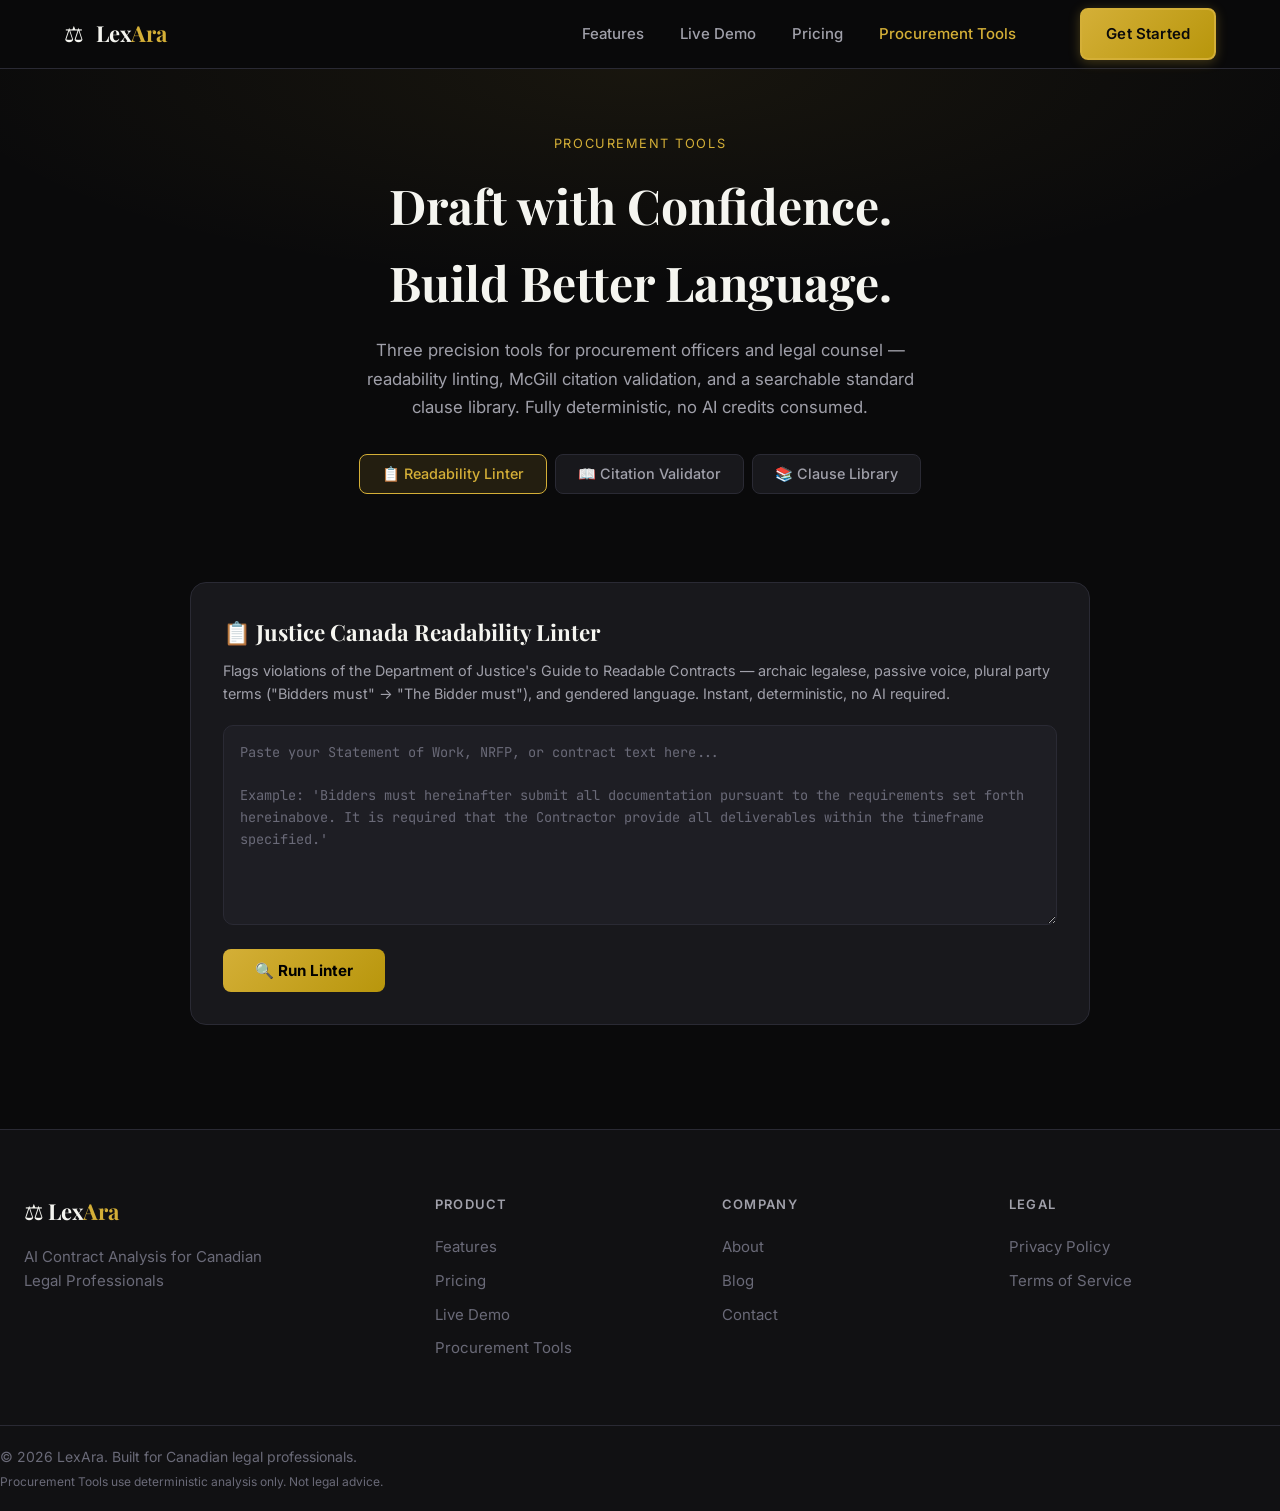
<file: website/procurement.html>
<!DOCTYPE html>
<html lang="en">
<head>
  <meta charset="UTF-8" />
  <meta name="viewport" content="width=device-width, initial-scale=1.0" />
  <meta name="description" content="LexAra Procurement Tools — Readability linter, McGill citation validator, and standard clause library for Canadian procurement professionals." />
  <title>Procurement Tools — LexAra</title>
  <link rel="preconnect" href="https://fonts.googleapis.com" />
  <link rel="preconnect" href="https://fonts.gstatic.com" crossorigin />
  <link href="https://fonts.googleapis.com/css2?family=Inter:wght@400;500;600;700&family=Playfair+Display:wght@600;700&family=JetBrains+Mono:wght@400;500&display=swap" rel="stylesheet" />
  <link rel="stylesheet" href="styles.css" />
  <style>
    /* ── Procurement-specific styles ─────────────────────── */
    .pt-hero {
      padding: var(--space-16) 0 var(--space-12);
      text-align: center;
      background: radial-gradient(ellipse 80% 60% at 50% 0%, rgba(212,175,55,0.07) 0%, transparent 70%);
    }
    .pt-hero .eyebrow { color: var(--gold); font-size: 0.8rem; letter-spacing: 0.12em; text-transform: uppercase; margin-bottom: var(--space-3); }
    .pt-hero h1 { font-family: var(--font-display); font-size: clamp(2rem, 5vw, 3rem); color: var(--text-primary); margin-bottom: var(--space-4); }
    .pt-hero p { color: var(--text-secondary); max-width: 560px; margin: 0 auto var(--space-8); font-size: 1.05rem; line-height: 1.7; }

    /* Tool tabs */
    .pt-tabs { display: flex; gap: var(--space-2); justify-content: center; flex-wrap: wrap; margin-bottom: var(--space-10); }
    .pt-tab-btn {
      padding: 10px 22px; border-radius: 8px; border: 1px solid var(--border);
      background: var(--surface); color: var(--text-secondary);
      font-size: 0.9rem; font-weight: 500; cursor: pointer; transition: all 0.2s;
    }
    .pt-tab-btn:hover { border-color: var(--gold); color: var(--gold); }
    .pt-tab-btn.active { background: var(--gold-muted); border-color: var(--gold); color: var(--gold); }

    /* Tool panels */
    .pt-panel { display: none; }
    .pt-panel.active { display: block; }

    /* Input area */
    .pt-card {
      background: var(--surface); border: 1px solid var(--border);
      border-radius: 16px; padding: var(--space-8);
      max-width: 900px; margin: 0 auto var(--space-6);
    }
    .pt-card h2 { font-family: var(--font-display); font-size: 1.4rem; color: var(--text-primary); margin-bottom: var(--space-2); }
    .pt-card p.desc { color: var(--text-secondary); font-size: 0.9rem; margin-bottom: var(--space-5); line-height: 1.6; }

    .pt-textarea {
      width: 100%; min-height: 200px; background: var(--surface-2);
      border: 1px solid var(--border); border-radius: 10px;
      color: var(--text-primary); font-family: var(--font-mono); font-size: 0.85rem;
      padding: var(--space-4); resize: vertical; outline: none; line-height: 1.6;
      box-sizing: border-box;
    }
    .pt-textarea:focus { border-color: var(--gold); }
    .pt-textarea::placeholder { color: var(--text-muted); }

    /* Clause search row */
    .search-row { display: flex; gap: var(--space-3); flex-wrap: wrap; margin-bottom: var(--space-5); }
    .search-row input, .search-row select {
      flex: 1; min-width: 200px; background: var(--surface-2);
      border: 1px solid var(--border); border-radius: 8px;
      color: var(--text-primary); font-size: 0.9rem; padding: 10px 14px; outline: none;
    }
    .search-row input:focus, .search-row select:focus { border-color: var(--gold); }
    .search-row select option { background: var(--surface-2); }

    /* Run button */
    .pt-run-btn {
      margin-top: var(--space-4); padding: 12px 32px;
      background: linear-gradient(135deg, var(--gold) 0%, var(--gold-dark) 100%);
      color: #000; font-weight: 700; font-size: 0.95rem;
      border: none; border-radius: 8px; cursor: pointer; transition: opacity 0.2s;
    }
    .pt-run-btn:hover { opacity: 0.88; }
    .pt-run-btn:disabled { opacity: 0.4; cursor: not-allowed; }

    /* Results */
    .pt-results { max-width: 900px; margin: 0 auto; }

    .pt-metrics { display: flex; gap: var(--space-4); flex-wrap: wrap; margin-bottom: var(--space-6); }
    .pt-metric {
      flex: 1; min-width: 130px; background: var(--surface); border: 1px solid var(--border);
      border-radius: 12px; padding: var(--space-4) var(--space-5); text-align: center;
    }
    .pt-metric .val { font-size: 2rem; font-weight: 700; color: var(--gold); }
    .pt-metric .lbl { font-size: 0.78rem; color: var(--text-secondary); margin-top: 4px; }

    .pt-group { margin-bottom: var(--space-6); }
    .pt-group-header {
      display: flex; align-items: center; gap: var(--space-2);
      font-weight: 600; font-size: 0.95rem; color: var(--text-primary);
      cursor: pointer; padding: var(--space-3) var(--space-4);
      background: var(--surface); border: 1px solid var(--border);
      border-radius: 10px; user-select: none;
    }
    .pt-group-header:hover { border-color: var(--gold); }
    .pt-group-header .chevron { margin-left: auto; transition: transform 0.2s; }
    .pt-group-header.open .chevron { transform: rotate(180deg); }
    .pt-group-body { display: none; border: 1px solid var(--border); border-top: none; border-radius: 0 0 10px 10px; padding: var(--space-4); background: var(--surface-2); }
    .pt-group-body.open { display: block; }

    .pt-finding {
      padding: var(--space-3) 0; border-bottom: 1px solid var(--border);
    }
    .pt-finding:last-child { border-bottom: none; }
    .pt-finding .term { font-family: var(--font-mono); font-size: 0.85rem; color: var(--gold); background: var(--gold-muted); padding: 2px 8px; border-radius: 4px; }
    .pt-finding .suggestion { color: var(--text-secondary); font-size: 0.87rem; margin-top: 6px; line-height: 1.5; }
    .pt-finding .before-after { margin-top: 10px; display: grid; grid-template-columns: 1fr 1fr; gap: 10px; }
    .pt-finding .before-after .ba-block { border-radius: 6px; padding: 10px 12px; font-size: 0.83rem; line-height: 1.6; }
    .pt-finding .ba-before { background: rgba(239,68,68,0.08); border-left: 3px solid #ef4444; color: var(--text-secondary); }
    .pt-finding .ba-after  { background: rgba(74,222,128,0.08); border-left: 3px solid #4ade80; color: var(--text-secondary); }
    .pt-finding .ba-label  { font-size: 0.72rem; font-weight: 600; text-transform: uppercase; letter-spacing: 0.08em; margin-bottom: 4px; }
    .pt-finding .ba-before .ba-label { color: #ef4444; }
    .pt-finding .ba-after  .ba-label { color: #4ade80; }
    @media (max-width: 600px) { .pt-finding .before-after { grid-template-columns: 1fr; } }

    /* Citation finding */
    .pt-citation { padding: var(--space-3) 0; border-bottom: 1px solid var(--border); }
    .pt-citation:last-child { border-bottom: none; }
    .pt-citation .raw { font-family: var(--font-mono); font-size: 0.85rem; color: var(--text-primary); }
    .pt-citation .warn { color: #f59e0b; font-size: 0.83rem; margin-top: 4px; }

    /* Clause cards */
    .pt-clause-card {
      background: var(--surface); border: 1px solid var(--border);
      border-radius: 12px; padding: var(--space-5); margin-bottom: var(--space-4);
    }
    .pt-clause-card:hover { border-color: var(--gold); }
    .pt-clause-card .clause-header { display: flex; align-items: baseline; gap: var(--space-3); flex-wrap: wrap; margin-bottom: var(--space-3); }
    .pt-clause-card .clause-id { font-family: var(--font-mono); font-size: 0.75rem; color: var(--gold); background: var(--gold-muted); padding: 2px 8px; border-radius: 4px; }
    .pt-clause-card .clause-title { font-weight: 600; color: var(--text-primary); font-size: 1rem; }
    .pt-clause-card .clause-cat { font-size: 0.78rem; color: var(--text-muted); }
    .pt-clause-card .clause-text {
      font-family: var(--font-display); font-size: 0.9rem; color: var(--text-secondary);
      line-height: 1.8; border-left: 3px solid var(--gold); padding-left: var(--space-4);
      margin-bottom: var(--space-3);
    }
    .pt-clause-card .clause-source { font-size: 0.78rem; color: var(--text-muted); }
    .pt-clause-card .clause-notes { font-size: 0.82rem; color: var(--text-secondary); background: var(--surface-2); border-radius: 6px; padding: var(--space-3); margin-top: var(--space-3); }
    .copy-btn {
      margin-top: var(--space-3); padding: 6px 16px; font-size: 0.8rem;
      background: transparent; border: 1px solid var(--border); border-radius: 6px;
      color: var(--text-secondary); cursor: pointer; transition: all 0.15s;
    }
    .copy-btn:hover { border-color: var(--gold); color: var(--gold); }

    /* Empty / loading states */
    .pt-empty { text-align: center; color: var(--text-muted); padding: var(--space-10) 0; font-size: 0.95rem; }
    .pt-spinner { display: inline-block; width: 18px; height: 18px; border: 2px solid var(--border); border-top-color: var(--gold); border-radius: 50%; animation: spin 0.7s linear infinite; vertical-align: middle; margin-right: 8px; }
    @keyframes spin { to { transform: rotate(360deg); } }

    .pt-success { color: #4ade80; font-size: 0.88rem; margin-top: var(--space-3); }
    .pt-info { color: var(--text-secondary); font-size: 0.88rem; margin-top: var(--space-3); }

    /* Clause categories pills */
    .cat-pills { display: flex; flex-wrap: wrap; gap: 8px; margin-bottom: var(--space-5); }
    .cat-pill {
      padding: 4px 12px; border-radius: 20px; border: 1px solid var(--border);
      background: var(--surface); color: var(--text-secondary); font-size: 0.8rem;
      cursor: pointer; transition: all 0.15s;
    }
    .cat-pill:hover, .cat-pill.active { background: var(--gold-muted); border-color: var(--gold); color: var(--gold); }
  </style>
</head>
<body>

<!-- ── Nav ──────────────────────────────────────────────────── -->
<header class="nav" role="banner">
  <div class="nav-inner">
    <a href="/" class="nav-logo" aria-label="LexAra home">
      <span class="logo-mark" aria-hidden="true">⚖</span>
      <span class="logo-text">Lex<span class="logo-accent">Ara</span></span>
    </a>
    <button class="nav-toggle" aria-label="Toggle navigation menu" aria-expanded="false" aria-controls="nav-menu">
      <span></span><span></span><span></span>
    </button>
    <nav id="nav-menu" aria-label="Main navigation">
      <ul class="nav-links" role="list">
        <li><a href="/#features" class="nav-link">Features</a></li>
        <li><a href="/#demo" class="nav-link">Live Demo</a></li>
        <li><a href="/#pricing" class="nav-link">Pricing</a></li>
        <li><a href="/procurement.html" class="nav-link" style="color:var(--gold)">Procurement Tools</a></li>
      </ul>
    </nav>
    <a href="/#cta" class="btn btn-gold nav-cta">Get Started</a>
  </div>
</header>

<!-- ── Hero ─────────────────────────────────────────────────── -->
<div class="pt-hero">
  <div class="container">
    <p class="eyebrow">Procurement Tools</p>
    <h1>Draft with Confidence.<br>Build Better Language.</h1>
    <p>Three precision tools for procurement officers and legal counsel — readability linting, McGill citation validation, and a searchable standard clause library. Fully deterministic, no AI credits consumed.</p>

    <div class="pt-tabs" role="tablist">
      <!-- FE-020: emoji wrapped in aria-hidden so screen readers skip decorative icons -->
      <button class="pt-tab-btn active" data-tool="linter" role="tab" aria-selected="true"><span aria-hidden="true">📋</span> Readability Linter</button>
      <button class="pt-tab-btn" data-tool="citations" role="tab" aria-selected="false"><span aria-hidden="true">📖</span> Citation Validator</button>
      <button class="pt-tab-btn" data-tool="clauses" role="tab" aria-selected="false"><span aria-hidden="true">📚</span> Clause Library</button>
    </div>
  </div>
</div>

<!-- ── Main Content ──────────────────────────────────────────── -->
<main class="container" style="padding-bottom: var(--space-20);">

  <!-- ════════════════════════════════════════════════════════ -->
  <!-- TOOL 1: Readability Linter                              -->
  <!-- ════════════════════════════════════════════════════════ -->
  <div class="pt-panel active" id="panel-linter">
    <div class="pt-card">
      <h2>📋 Justice Canada Readability Linter</h2>
      <p class="desc">
        Flags violations of the Department of Justice's Guide to Readable Contracts —
        archaic legalese, passive voice, plural party terms ("Bidders must" → "The Bidder must"),
        and gendered language. Instant, deterministic, no AI required.
      </p>
      <textarea
        id="linter-input"
        class="pt-textarea"
        placeholder="Paste your Statement of Work, NRFP, or contract text here...&#10;&#10;Example: 'Bidders must hereinafter submit all documentation pursuant to the requirements set forth hereinabove. It is required that the Contractor provide all deliverables within the timeframe specified.'"
        aria-label="Contract text for linting"
      ></textarea>
      <br/>
      <button class="pt-run-btn" id="linter-btn" onclick="runLinter()">🔍 Run Linter</button>
      <div id="linter-status" class="pt-info" style="display:none;"></div>
    </div>

    <div class="pt-results" id="linter-results" style="display:none;">
      <div class="pt-metrics" id="linter-metrics"></div>
      <div id="linter-groups"></div>
    </div>
  </div>

  <!-- ════════════════════════════════════════════════════════ -->
  <!-- TOOL 2: Citation Validator                              -->
  <!-- ════════════════════════════════════════════════════════ -->
  <div class="pt-panel" id="panel-citations">
    <div class="pt-card">
      <h2>📖 McGill Guide Citation Validator</h2>
      <p class="desc">
        Validates Canadian legal citations against the McGill Guide (10th ed.) —
        federal and provincial statutes (RSC, SC, SO, SBC…), SOR/SI regulations,
        and case citations in neutral or law report format.
        Flags capitalization, format, and style-of-cause issues.
      </p>
      <textarea
        id="citations-input"
        class="pt-textarea"
        placeholder="Paste contract or legal document text here...&#10;&#10;Example: 'Subject to the Personal Information Protection and Electronic Documents Act, SC 2000, c 5, and as interpreted in Heller v Uber Technologies Inc, 2020 SCC 16, the Contractor shall comply with...'"
        aria-label="Contract text for citation validation"
      ></textarea>
      <br/>
      <button class="pt-run-btn" id="citations-btn" onclick="runCitations()">🔍 Validate Citations</button>
      <div id="citations-status" class="pt-info" style="display:none;"></div>
    </div>

    <div class="pt-results" id="citations-results" style="display:none;">
      <div class="pt-metrics" id="citations-metrics"></div>
      <div id="citations-groups"></div>
    </div>
  </div>

  <!-- ════════════════════════════════════════════════════════ -->
  <!-- TOOL 3: Clause Library                                 -->
  <!-- ════════════════════════════════════════════════════════ -->
  <div class="pt-panel" id="panel-clauses">
    <div class="pt-card">
      <h2>📚 Standard Clause Library</h2>
      <p class="desc">
        Search and retrieve standardised Canadian procurement clauses —
        indemnification, limitation of liability, IP ownership, PIPEDA privacy,
        termination, payment terms, and more.
        Inspired by the PWGSC SACC Manual, Bonterms, and CommonAccord.
      </p>
      <div class="search-row">
        <input type="text" id="clause-query" placeholder="Search clauses... (e.g. indemnification, privacy, termination)" aria-label="Search clauses" oninput="debouncedClauseSearch()" />
        <select id="clause-category" aria-label="Filter by category" onchange="runClauseSearch()">
          <option value="">All Categories</option>
        </select>
      </div>
      <div class="cat-pills" id="cat-pills"></div>
    </div>

    <div class="pt-results" id="clauses-results">
      <div id="clauses-list">
        <div class="pt-empty">Loading clause library…</div>
      </div>
    </div>
  </div>

</main>

<!-- ── Footer ───────────────────────────────────────────────── -->
<footer class="footer">
  <div class="footer-inner">
    <div class="footer-brand">
      <span class="logo-mark">⚖</span>
      <span class="logo-text">Lex<span class="logo-accent">Ara</span></span>
      <p class="footer-tagline">AI Contract Analysis for Canadian Legal Professionals</p>
    </div>
    <div class="footer-col">
      <h3 class="footer-heading">Product</h3>
      <ul role="list">
        <li><a href="/#features">Features</a></li>
        <li><a href="/#pricing">Pricing</a></li>
        <li><a href="/#demo">Live Demo</a></li>
        <li><a href="/procurement.html">Procurement Tools</a></li>
      </ul>
    </div>
    <div class="footer-col">
      <h3 class="footer-heading">Company</h3>
      <ul role="list">
        <li><a href="/about">About</a></li>
        <li><a href="/blog">Blog</a></li>
        <li><a href="mailto:hello@lexara.tech">Contact</a></li>
      </ul>
    </div>
    <div class="footer-col">
      <h3 class="footer-heading">Legal</h3>
      <ul role="list">
        <li><a href="/privacy.html">Privacy Policy</a></li>
        <li><a href="/terms.html">Terms of Service</a></li>
      </ul>
    </div>
  </div>
  <div class="footer-bottom">
    <p>© 2026 LexAra. Built for Canadian legal professionals.</p>
    <p style="color:var(--text-muted); font-size:0.75rem; margin-top:4px;">
      Procurement Tools use deterministic analysis only. Not legal advice.
    </p>
  </div>
</footer>

<script>
/* ============================================================
   procurement.js — Procurement Tools Frontend
   Calls /v1/procurement/* on api.lexara.tech
   ============================================================ */

const API_BASE = (window.location.hostname === "localhost" || window.location.hostname === "127.0.0.1")
  ? "http://localhost:8000/v1/procurement"
  : "https://api.lexara.tech/v1/procurement";

/* ── Tab switching ─────────────────────────────────────────── */
const tabBtns = document.querySelectorAll('.pt-tab-btn');
const panels  = document.querySelectorAll('.pt-panel');

tabBtns.forEach(btn => {
  btn.addEventListener('click', () => {
    const tool = btn.dataset.tool;
    tabBtns.forEach(b => { b.classList.remove('active'); b.setAttribute('aria-selected', 'false'); });
    panels.forEach(p => p.classList.remove('active'));
    btn.classList.add('active');
    btn.setAttribute('aria-selected', 'true');
    document.getElementById(`panel-${tool}`).classList.add('active');
  });
});

/* ── Mobile nav toggle ─────────────────────────────────────── */
const navToggle = document.querySelector('.nav-toggle');
const navMenu   = document.querySelector('nav[aria-label="Main navigation"]');
if (navToggle && navMenu) {
  navToggle.addEventListener('click', () => {
    const open = navMenu.classList.toggle('nav-open');
    navToggle.setAttribute('aria-expanded', String(open));
  });
}

/* ── Helpers ───────────────────────────────────────────────── */
function setStatus(id, html) {
  const el = document.getElementById(id);
  if (el) { el.innerHTML = html; el.style.display = 'block'; }
}
function clearStatus(id) {
  const el = document.getElementById(id);
  if (el) { el.style.display = 'none'; el.innerHTML = ''; }
}
function showResults(id) {
  const el = document.getElementById(id);
  if (el) el.style.display = 'block';
}
function hideResults(id) {
  const el = document.getElementById(id);
  if (el) el.style.display = 'none';
}

/* ── TOOL 1: Readability Linter ────────────────────────────── */

const LINTER_LABELS = {
  legalese:          { emoji: '🟠', label: 'Archaic Legalese' },
  passive_voice:     { emoji: '🟡', label: 'Passive Voice' },
  plural_parties:    { emoji: '🔵', label: 'Plural Party Terms' },
  gendered_language: { emoji: '🟣', label: 'Gendered Language' },
};

async function runLinter() {
  const text = document.getElementById('linter-input').value.trim();
  if (!text) return;

  const btn = document.getElementById('linter-btn');
  btn.disabled = true;
  setStatus('linter-status', '<span class="pt-spinner"></span> Analysing…');
  hideResults('linter-results');

  try {
    const res = await fetch(`${API_BASE}/lint`, {
      method: 'POST',
      headers: { 'Content-Type': 'application/json', 'Authorization': `Bearer ${localStorage.getItem('pai_token') || ''}` },
      body: JSON.stringify({ text }),
    });
    if (!res.ok) throw new Error(`HTTP ${res.status}`);
    const data = await res.json();
    renderLinterResults(data);
    clearStatus('linter-status');
  } catch (e) {
    setStatus('linter-status', `<span style="color:#f87171">Error: ${e.message}. Check your connection.</span>`);
  } finally {
    btn.disabled = false;
  }
}

function renderLinterResults(data) {
  const total = data.total_issues;
  const metricsEl = document.getElementById('linter-metrics');
  const groupsEl  = document.getElementById('linter-groups');

  // Metrics row
  metricsEl.innerHTML = Object.entries(LINTER_LABELS).map(([key, {emoji, label}]) => `
    <div class="pt-metric">
      <div class="val">${(data[key] || []).length}</div>
      <div class="lbl">${emoji} ${label}</div>
    </div>
  `).join('');

  if (total === 0) {
    groupsEl.innerHTML = '<div class="pt-empty">✅ No readability issues found.</div>';
    showResults('linter-results');
    return;
  }

  // Groups
  groupsEl.innerHTML = Object.entries(LINTER_LABELS).map(([key, {emoji, label}]) => {
    const findings = data[key] || [];
    if (!findings.length) return '';
    const id = `lg-${key}`;
    const items = findings.map((f, i) => `
      <div class="pt-finding">
        <span class="term">${escHtml(f.term)}</span>
        <div class="suggestion">💡 ${escHtml(f.suggestion)}</div>
        ${(f.original || f.revised) ? `
        <div class="before-after">
          ${f.original ? `<div class="ba-block ba-before"><div class="ba-label">Before</div>${escHtml(f.original)}</div>` : ''}
          ${f.revised  ? `<div class="ba-block ba-after"><div class="ba-label">After</div>${escHtml(f.revised)}</div>` : ''}
        </div>` : ''}
      </div>
    `).join('');
    return `
      <div class="pt-group">
        <div class="pt-group-header" onclick="toggleGroup('${id}')" id="${id}-hdr">
          ${emoji} ${label} <span style="color:var(--text-muted);font-weight:400;font-size:0.85rem;margin-left:6px">${findings.length} issue${findings.length !== 1 ? 's' : ''}</span>
          <svg class="chevron" width="16" height="16" viewBox="0 0 24 24" fill="none" stroke="currentColor" stroke-width="2"><path d="M6 9l6 6 6-6"/></svg>
        </div>
        <div class="pt-group-body open" id="${id}-body">${items}</div>
      </div>
    `;
  }).join('');

  showResults('linter-results');
}

/* ── TOOL 2: Citation Validator ────────────────────────────── */

async function runCitations() {
  const text = document.getElementById('citations-input').value.trim();
  if (!text) return;

  const btn = document.getElementById('citations-btn');
  btn.disabled = true;
  setStatus('citations-status', '<span class="pt-spinner"></span> Scanning for citations…');
  hideResults('citations-results');

  try {
    const res = await fetch(`${API_BASE}/citations`, {
      method: 'POST',
      headers: { 'Content-Type': 'application/json', 'Authorization': `Bearer ${localStorage.getItem('pai_token') || ''}` },
      body: JSON.stringify({ text }),
    });
    if (!res.ok) throw new Error(`HTTP ${res.status}`);
    const data = await res.json();
    renderCitationResults(data);
    clearStatus('citations-status');
  } catch (e) {
    setStatus('citations-status', `<span style="color:#f87171">Error: ${e.message}</span>`);
  } finally {
    btn.disabled = false;
  }
}

function renderCitationResults(data) {
  const metricsEl = document.getElementById('citations-metrics');
  const groupsEl  = document.getElementById('citations-groups');

  metricsEl.innerHTML = `
    <div class="pt-metric"><div class="val">${data.total}</div><div class="lbl">Total Citations</div></div>
    <div class="pt-metric"><div class="val">${data.statutes.length}</div><div class="lbl">📜 Statutes</div></div>
    <div class="pt-metric"><div class="val">${data.regulations.length}</div><div class="lbl">📋 Regulations</div></div>
    <div class="pt-metric"><div class="val">${data.cases.length}</div><div class="lbl">⚖️ Cases</div></div>
  `;

  if (data.total === 0) {
    groupsEl.innerHTML = '<div class="pt-empty">No recognised Canadian legal citations found.<br><span style="font-size:0.82rem">Ensure citations follow McGill Guide formatting.</span></div>';
    showResults('citations-results');
    return;
  }

  const sections = [
    { key: 'statutes',    emoji: '📜', label: 'Statutes' },
    { key: 'regulations', emoji: '📋', label: 'Regulations' },
    { key: 'cases',       emoji: '⚖️', label: 'Cases' },
  ];

  groupsEl.innerHTML = sections.map(({key, emoji, label}) => {
    const items = data[key];
    if (!items.length) return '';
    const id = `cg-${key}`;
    const rows = items.map(c => `
      <div class="pt-citation">
        <div class="raw">${escHtml(c.raw)}</div>
        ${c.warnings.map(w => `<div class="warn">${escHtml(w)}</div>`).join('')}
      </div>
    `).join('');
    return `
      <div class="pt-group">
        <div class="pt-group-header" onclick="toggleGroup('${id}')" id="${id}-hdr">
          ${emoji} ${label} <span style="color:var(--text-muted);font-weight:400;font-size:0.85rem;margin-left:6px">${items.length} found</span>
          <svg class="chevron" width="16" height="16" viewBox="0 0 24 24" fill="none" stroke="currentColor" stroke-width="2"><path d="M6 9l6 6 6-6"/></svg>
        </div>
        <div class="pt-group-body open" id="${id}-body">${rows}</div>
      </div>
    `;
  }).join('');

  showResults('citations-results');
}

/* ── TOOL 3: Clause Library ────────────────────────────────── */

let clauseDebounce = null;
function debouncedClauseSearch() {
  clearTimeout(clauseDebounce);
  clauseDebounce = setTimeout(runClauseSearch, 350);
}

async function runClauseSearch() {
  const query = document.getElementById('clause-query').value.trim();
  const category = document.getElementById('clause-category').value;

  document.getElementById('clauses-list').innerHTML = '<div class="pt-empty"><span class="pt-spinner"></span> Loading…</div>';

  try {
    const res = await fetch(`${API_BASE}/clauses`, {
      method: 'POST',
      headers: { 'Content-Type': 'application/json', 'Authorization': `Bearer ${localStorage.getItem('pai_token') || ''}` },
      body: JSON.stringify({ query, category: category || null }),
    });
    if (!res.ok) throw new Error(`HTTP ${res.status}`);
    const data = await res.json();

    // Populate category dropdown if not yet done
    const catSelect = document.getElementById('clause-category');
    if (catSelect.options.length <= 1 && data.categories) {
      data.categories.forEach(cat => {
        const opt = document.createElement('option');
        opt.value = cat; opt.textContent = cat;
        catSelect.appendChild(opt);
      });
      renderCatPills(data.categories);
    }

    renderClauses(data.clauses, data.total);
  } catch (e) {
    document.getElementById('clauses-list').innerHTML = `<div class="pt-empty" style="color:#f87171">Error loading clauses: ${e.message}</div>`;
  }
}

function renderCatPills(categories) {
  const el = document.getElementById('cat-pills');
  el.innerHTML = ['All', ...categories].map(cat => `
    <button class="cat-pill${cat === 'All' ? ' active' : ''}" onclick="filterByPill('${cat}')">${cat}</button>
  `).join('');
}

function filterByPill(cat) {
  document.querySelectorAll('.cat-pill').forEach(p => p.classList.remove('active'));
  event.target.classList.add('active');
  const catSelect = document.getElementById('clause-category');
  catSelect.value = cat === 'All' ? '' : cat;
  runClauseSearch();
}

function renderClauses(clauses, total) {
  const el = document.getElementById('clauses-list');
  if (!clauses.length) {
    el.innerHTML = '<div class="pt-empty">No clauses found. Try different keywords.</div>';
    return;
  }

  el.innerHTML = `
    <p style="color:var(--text-muted);font-size:0.82rem;margin-bottom:var(--space-4)">${total} clause${total !== 1 ? 's' : ''} found</p>
    ${clauses.map(c => `
      <div class="pt-clause-card">
        <div class="clause-header">
          <span class="clause-id">${escHtml(c.id)}</span>
          <span class="clause-title">${escHtml(c.title)}</span>
          <span class="clause-cat">${escHtml(c.category)}</span>
        </div>
        <div class="clause-text">${escHtml(c.text)}</div>
        <div class="clause-source">📌 Source: ${escHtml(c.source)}</div>
        ${c.notes ? `<div class="clause-notes">📝 <strong>Drafter's Note:</strong> ${escHtml(c.notes)}</div>` : ''}
        <button class="copy-btn" onclick="copyClause(this, ${JSON.stringify(c.text)})">Copy clause text</button>
      </div>
    `).join('')}
  `;
}

function copyClause(btn, text) {
  navigator.clipboard.writeText(text).then(() => {
    btn.textContent = '✓ Copied!';
    setTimeout(() => { btn.textContent = 'Copy clause text'; }, 2000);
  });
}

/* ── Shared utilities ──────────────────────────────────────── */

function toggleGroup(id) {
  document.getElementById(`${id}-hdr`).classList.toggle('open');
  document.getElementById(`${id}-body`).classList.toggle('open');
}

function escHtml(str) {
  return String(str)
    .replace(/&/g, '&amp;')
    .replace(/</g, '&lt;')
    .replace(/>/g, '&gt;')
    .replace(/"/g, '&quot;');
}

/* ── Init: Load clause library on page load ────────────────── */
document.addEventListener('DOMContentLoaded', () => {
  // Pre-load clause library silently
  runClauseSearch();
});
</script>
</body>
</html>
</file>
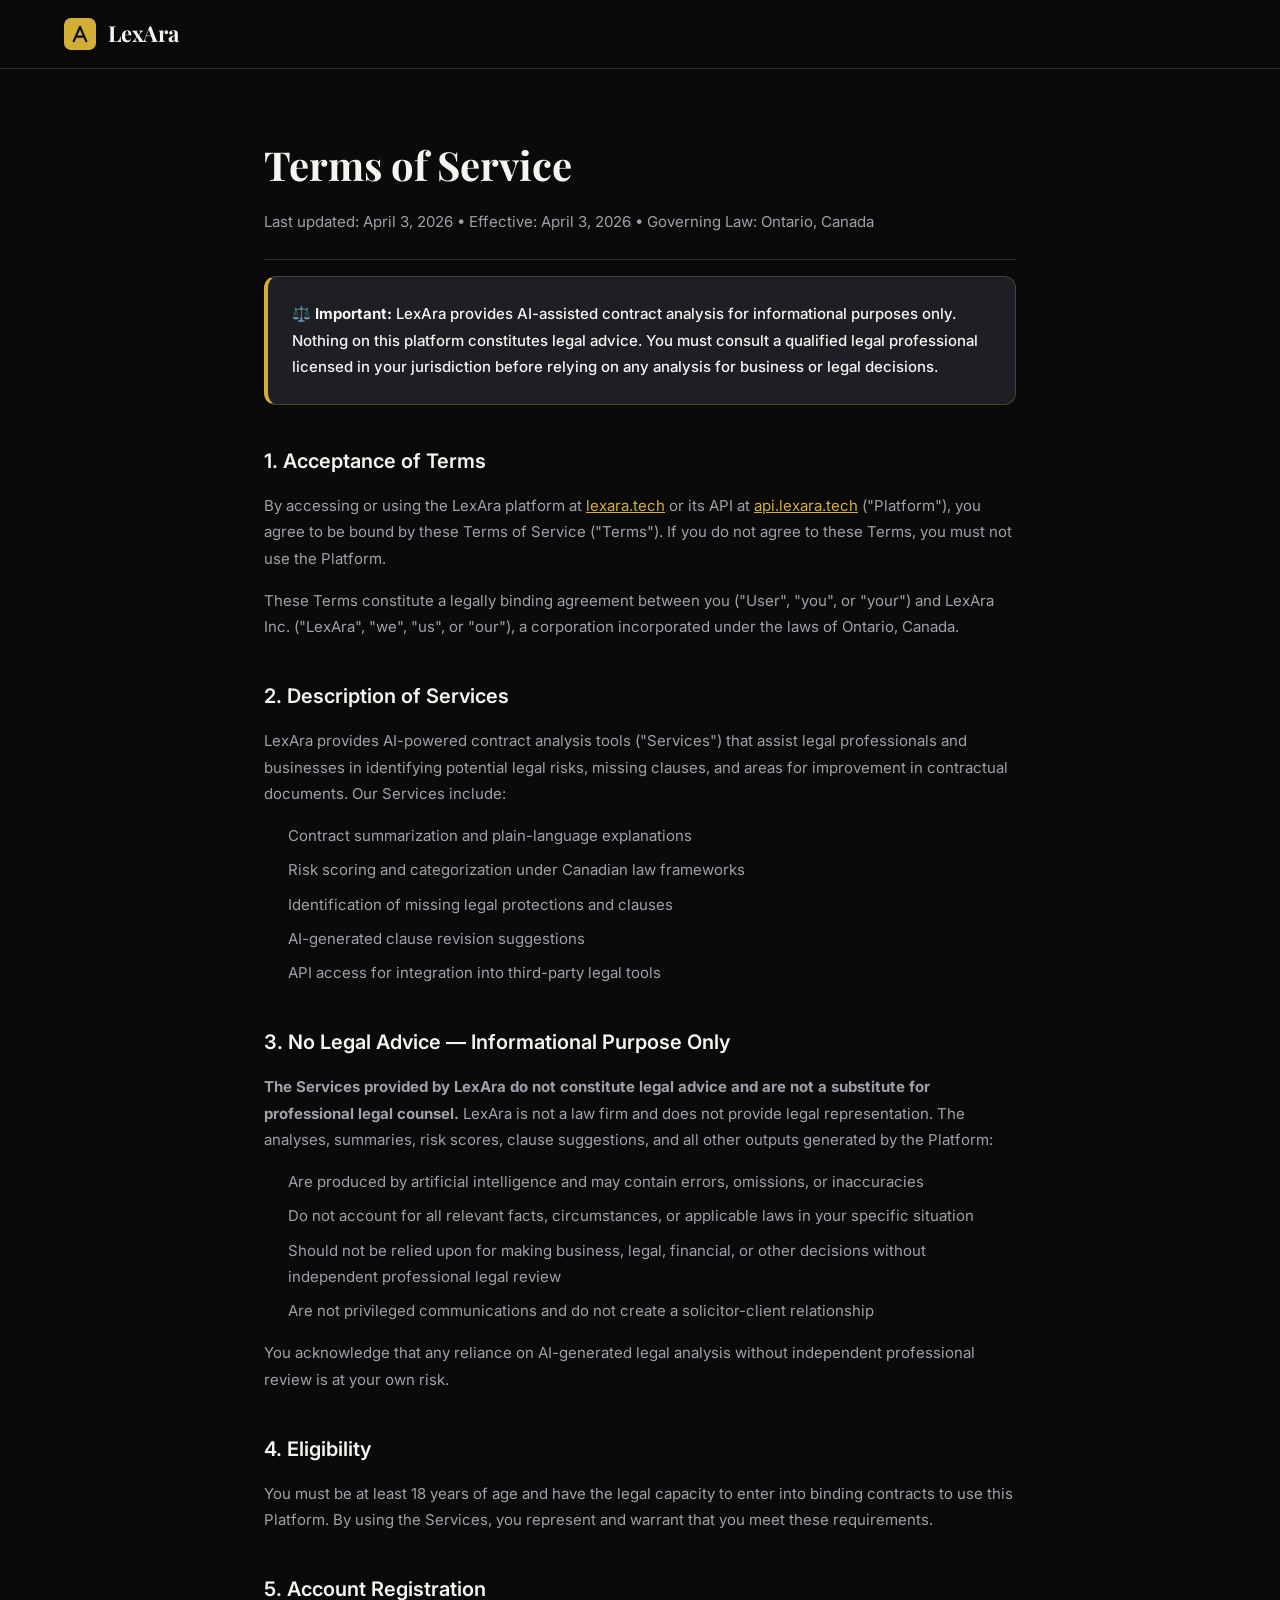
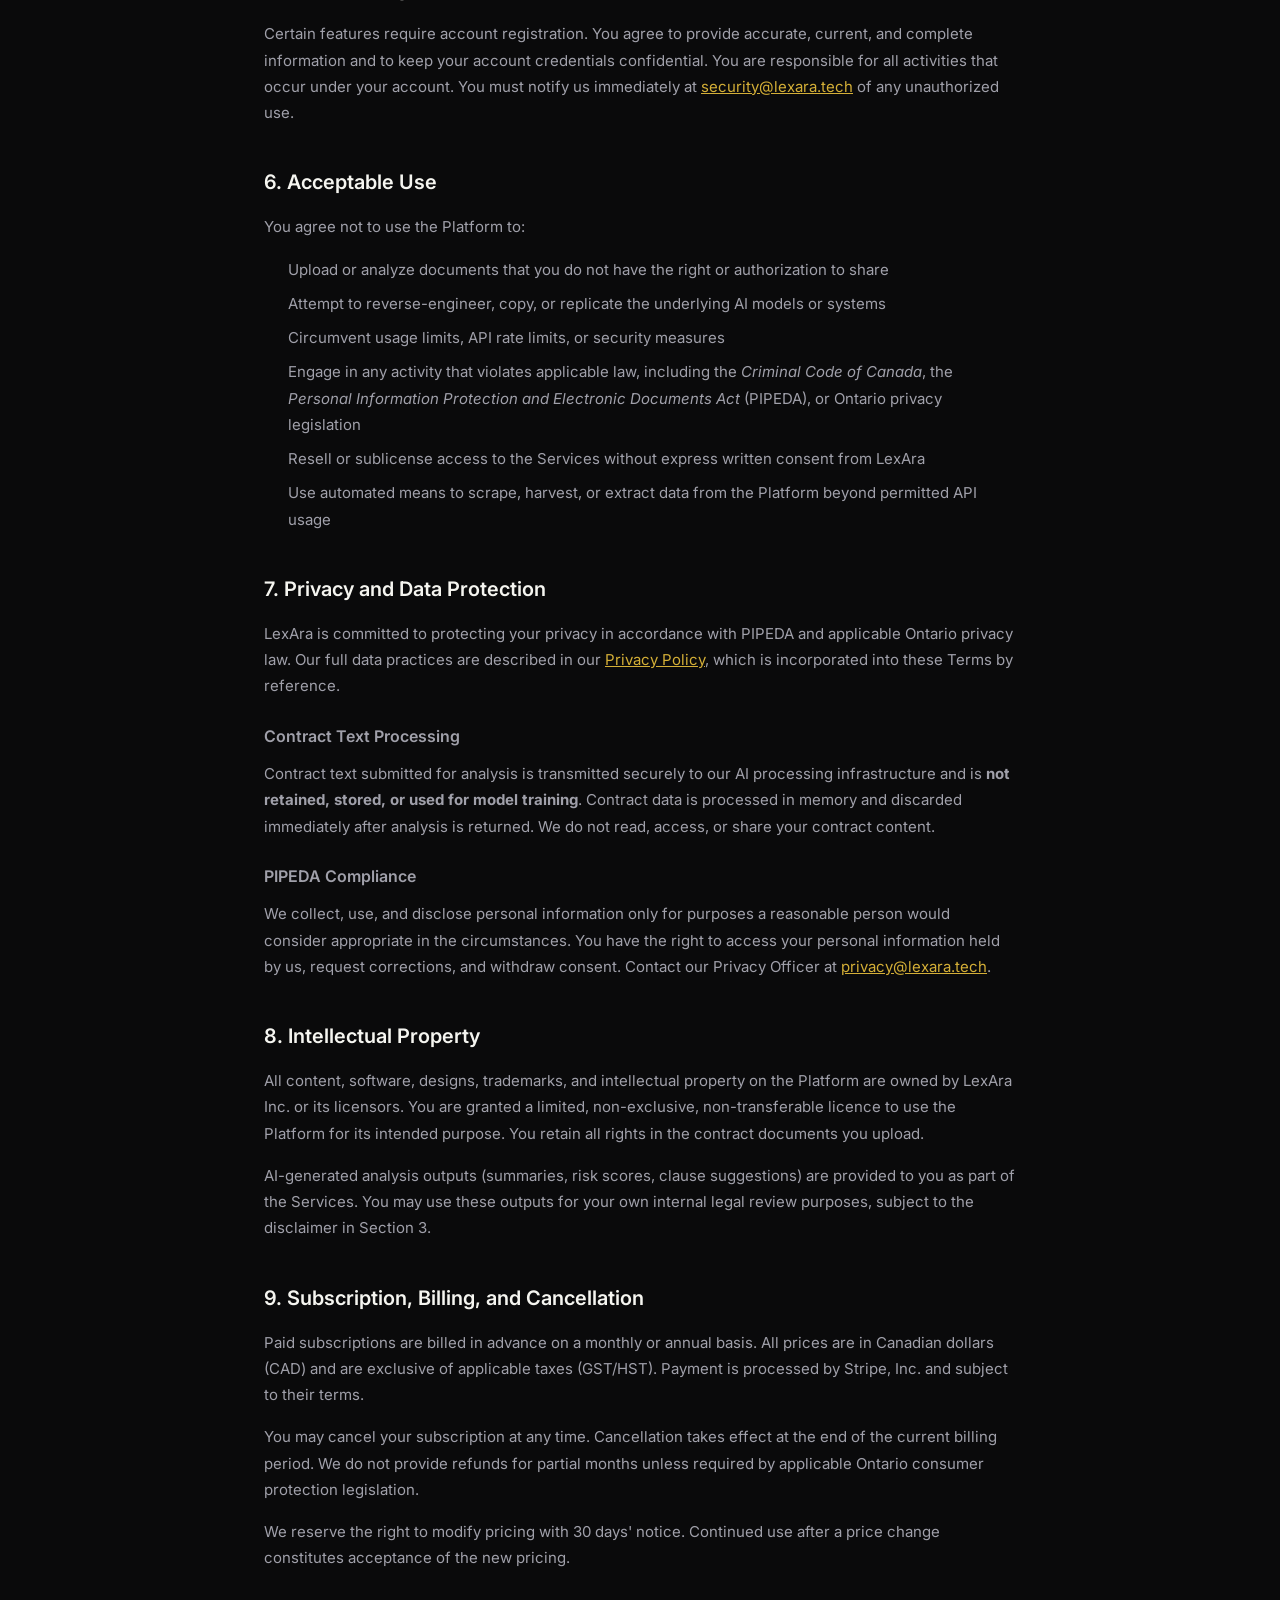
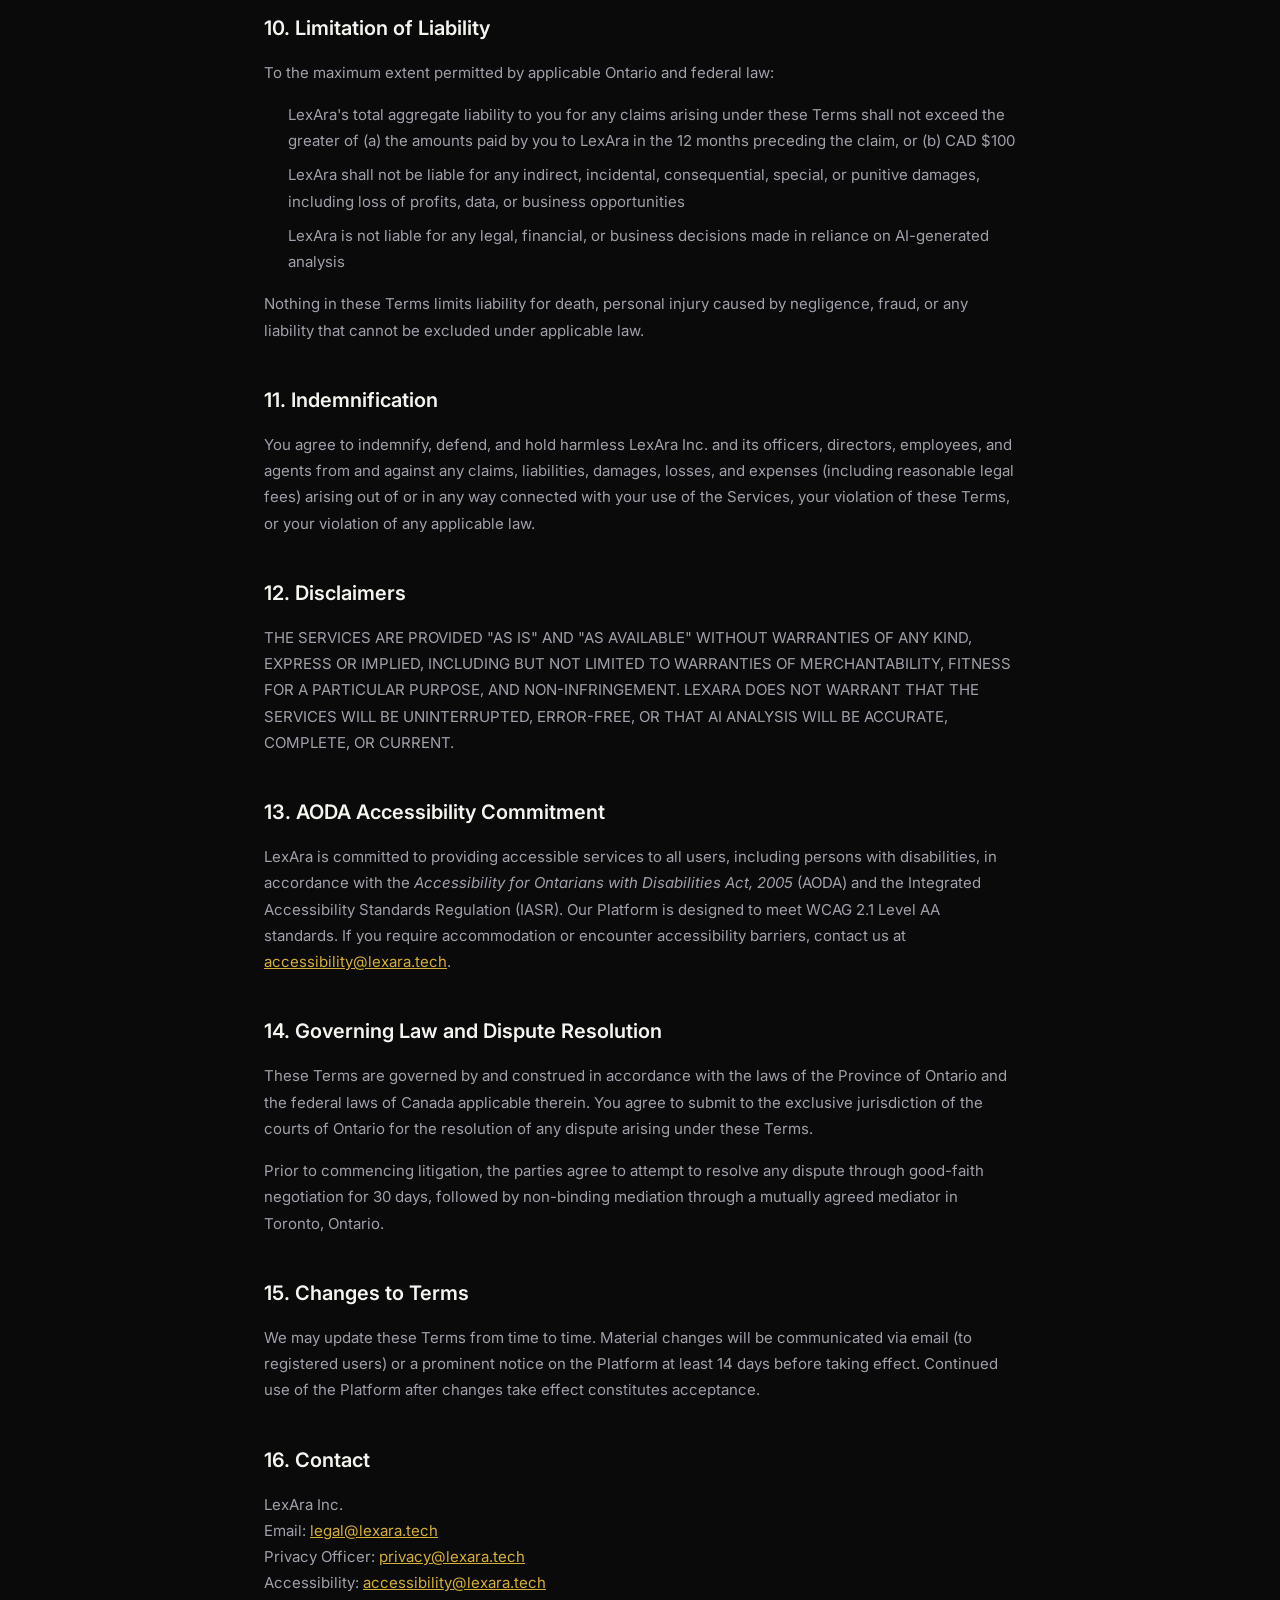
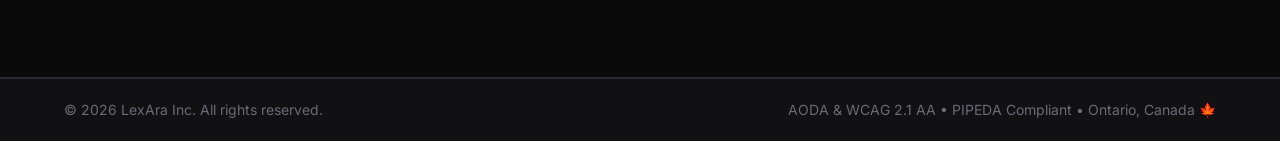
<file: website/terms.html>
<!DOCTYPE html>
<html lang="en">
<head>
  <meta charset="UTF-8" />
  <meta name="viewport" content="width=device-width, initial-scale=1.0" />
  <meta name="description" content="LexAra Terms of Service — governing your use of the LexAra contract analysis platform." />
  <title>Terms of Service — LexAra</title>
  <link rel="preconnect" href="https://fonts.googleapis.com" />
  <link rel="preconnect" href="https://fonts.gstatic.com" crossorigin />
  <link href="https://fonts.googleapis.com/css2?family=Inter:wght@400;500;600;700&family=Playfair+Display:wght@600;700&display=swap" rel="stylesheet" />
  <link rel="stylesheet" href="styles.css" />
  <style>
    .legal-page { max-width: 800px; margin: 0 auto; padding: var(--space-16) var(--space-6); }
    .legal-page h1 { font-family: var(--font-display); font-size: 2.5rem; font-weight: 700; color: var(--text-primary); margin-bottom: var(--space-3); }
    .legal-meta { font-size: 0.875rem; color: var(--text-muted); margin-bottom: var(--space-12); padding-bottom: var(--space-6); border-bottom: 1px solid var(--border); }
    .legal-page h2 { font-size: 1.25rem; font-weight: 600; color: var(--text-primary); margin: var(--space-10) 0 var(--space-4); }
    .legal-page h3 { font-size: 1rem; font-weight: 600; color: var(--text-secondary); margin: var(--space-6) 0 var(--space-3); }
    .legal-page p { font-size: 0.9375rem; color: var(--text-secondary); line-height: 1.75; margin-bottom: var(--space-4); }
    .legal-page ul { padding-left: var(--space-6); margin-bottom: var(--space-4); }
    .legal-page ul li { font-size: 0.9375rem; color: var(--text-secondary); line-height: 1.75; margin-bottom: var(--space-2); }
    .legal-page a { color: var(--gold); text-decoration: underline; }
    .disclaimer-box { background: var(--surface-2); border: 1px solid rgba(212,175,55,0.25); border-left: 4px solid var(--gold); border-radius: var(--radius-md); padding: var(--space-6); margin-bottom: var(--space-8); }
    .disclaimer-box p { color: var(--text-primary); font-weight: 500; margin-bottom: 0; }
  </style>
</head>
<body>
  <a href="#main-content" class="skip-link">Skip to main content</a>
  <header class="nav" role="banner">
    <div class="nav-inner">
      <a href="/" class="brand" aria-label="LexAra home">
        <svg class="brand-icon" viewBox="0 0 36 36" fill="none" aria-hidden="true"><rect width="36" height="36" rx="8" fill="url(#g1)"/><path d="M11 26L18 10L25 26" stroke="#0A0A0B" stroke-width="2.5" stroke-linecap="round" stroke-linejoin="round"/><path d="M13.5 21H22.5" stroke="#0A0A0B" stroke-width="2.5" stroke-linecap="round"/><defs><linearGradient id="g1" x1="0" y1="0" x2="36" y2="36"><stop offset="0%" stop-color="#D4AF37"/><stop offset="100%" stop-color="#B8960C"/></linearGradient></defs></svg>
        <span class="brand-name">LexAra</span>
      </a>
    </div>
  </header>

  <main id="main-content">
    <div class="legal-page">
      <h1>Terms of Service</h1>
      <p class="legal-meta">Last updated: April 3, 2026 &bull; Effective: April 3, 2026 &bull; Governing Law: Ontario, Canada</p>

      <div class="disclaimer-box">
        <p>⚖️ <strong>Important:</strong> LexAra provides AI-assisted contract analysis for informational purposes only. Nothing on this platform constitutes legal advice. You must consult a qualified legal professional licensed in your jurisdiction before relying on any analysis for business or legal decisions.</p>
      </div>

      <h2>1. Acceptance of Terms</h2>
      <p>By accessing or using the LexAra platform at <a href="https://lexara.tech">lexara.tech</a> or its API at <a href="https://api.lexara.tech">api.lexara.tech</a> ("Platform"), you agree to be bound by these Terms of Service ("Terms"). If you do not agree to these Terms, you must not use the Platform.</p>
      <p>These Terms constitute a legally binding agreement between you ("User", "you", or "your") and LexAra Inc. ("LexAra", "we", "us", or "our"), a corporation incorporated under the laws of Ontario, Canada.</p>

      <h2>2. Description of Services</h2>
      <p>LexAra provides AI-powered contract analysis tools ("Services") that assist legal professionals and businesses in identifying potential legal risks, missing clauses, and areas for improvement in contractual documents. Our Services include:</p>
      <ul>
        <li>Contract summarization and plain-language explanations</li>
        <li>Risk scoring and categorization under Canadian law frameworks</li>
        <li>Identification of missing legal protections and clauses</li>
        <li>AI-generated clause revision suggestions</li>
        <li>API access for integration into third-party legal tools</li>
      </ul>

      <h2>3. No Legal Advice — Informational Purpose Only</h2>
      <p><strong>The Services provided by LexAra do not constitute legal advice and are not a substitute for professional legal counsel.</strong> LexAra is not a law firm and does not provide legal representation. The analyses, summaries, risk scores, clause suggestions, and all other outputs generated by the Platform:</p>
      <ul>
        <li>Are produced by artificial intelligence and may contain errors, omissions, or inaccuracies</li>
        <li>Do not account for all relevant facts, circumstances, or applicable laws in your specific situation</li>
        <li>Should not be relied upon for making business, legal, financial, or other decisions without independent professional legal review</li>
        <li>Are not privileged communications and do not create a solicitor-client relationship</li>
      </ul>
      <p>You acknowledge that any reliance on AI-generated legal analysis without independent professional review is at your own risk.</p>

      <h2>4. Eligibility</h2>
      <p>You must be at least 18 years of age and have the legal capacity to enter into binding contracts to use this Platform. By using the Services, you represent and warrant that you meet these requirements.</p>

      <h2>5. Account Registration</h2>
      <p>Certain features require account registration. You agree to provide accurate, current, and complete information and to keep your account credentials confidential. You are responsible for all activities that occur under your account. You must notify us immediately at <a href="mailto:security@lexara.tech">security@lexara.tech</a> of any unauthorized use.</p>

      <h2>6. Acceptable Use</h2>
      <p>You agree not to use the Platform to:</p>
      <ul>
        <li>Upload or analyze documents that you do not have the right or authorization to share</li>
        <li>Attempt to reverse-engineer, copy, or replicate the underlying AI models or systems</li>
        <li>Circumvent usage limits, API rate limits, or security measures</li>
        <li>Engage in any activity that violates applicable law, including the <em>Criminal Code of Canada</em>, the <em>Personal Information Protection and Electronic Documents Act</em> (PIPEDA), or Ontario privacy legislation</li>
        <li>Resell or sublicense access to the Services without express written consent from LexAra</li>
        <li>Use automated means to scrape, harvest, or extract data from the Platform beyond permitted API usage</li>
      </ul>

      <h2>7. Privacy and Data Protection</h2>
      <p>LexAra is committed to protecting your privacy in accordance with PIPEDA and applicable Ontario privacy law. Our full data practices are described in our <a href="/privacy.html">Privacy Policy</a>, which is incorporated into these Terms by reference.</p>
      <h3>Contract Text Processing</h3>
      <p>Contract text submitted for analysis is transmitted securely to our AI processing infrastructure and is <strong>not retained, stored, or used for model training</strong>. Contract data is processed in memory and discarded immediately after analysis is returned. We do not read, access, or share your contract content.</p>
      <h3>PIPEDA Compliance</h3>
      <p>We collect, use, and disclose personal information only for purposes a reasonable person would consider appropriate in the circumstances. You have the right to access your personal information held by us, request corrections, and withdraw consent. Contact our Privacy Officer at <a href="mailto:privacy@lexara.tech">privacy@lexara.tech</a>.</p>

      <h2>8. Intellectual Property</h2>
      <p>All content, software, designs, trademarks, and intellectual property on the Platform are owned by LexAra Inc. or its licensors. You are granted a limited, non-exclusive, non-transferable licence to use the Platform for its intended purpose. You retain all rights in the contract documents you upload.</p>
      <p>AI-generated analysis outputs (summaries, risk scores, clause suggestions) are provided to you as part of the Services. You may use these outputs for your own internal legal review purposes, subject to the disclaimer in Section 3.</p>

      <h2>9. Subscription, Billing, and Cancellation</h2>
      <p>Paid subscriptions are billed in advance on a monthly or annual basis. All prices are in Canadian dollars (CAD) and are exclusive of applicable taxes (GST/HST). Payment is processed by Stripe, Inc. and subject to their terms.</p>
      <p>You may cancel your subscription at any time. Cancellation takes effect at the end of the current billing period. We do not provide refunds for partial months unless required by applicable Ontario consumer protection legislation.</p>
      <p>We reserve the right to modify pricing with 30 days' notice. Continued use after a price change constitutes acceptance of the new pricing.</p>

      <h2>10. Limitation of Liability</h2>
      <p>To the maximum extent permitted by applicable Ontario and federal law:</p>
      <ul>
        <li>LexAra's total aggregate liability to you for any claims arising under these Terms shall not exceed the greater of (a) the amounts paid by you to LexAra in the 12 months preceding the claim, or (b) CAD $100</li>
        <li>LexAra shall not be liable for any indirect, incidental, consequential, special, or punitive damages, including loss of profits, data, or business opportunities</li>
        <li>LexAra is not liable for any legal, financial, or business decisions made in reliance on AI-generated analysis</li>
      </ul>
      <p>Nothing in these Terms limits liability for death, personal injury caused by negligence, fraud, or any liability that cannot be excluded under applicable law.</p>

      <h2>11. Indemnification</h2>
      <p>You agree to indemnify, defend, and hold harmless LexAra Inc. and its officers, directors, employees, and agents from and against any claims, liabilities, damages, losses, and expenses (including reasonable legal fees) arising out of or in any way connected with your use of the Services, your violation of these Terms, or your violation of any applicable law.</p>

      <h2>12. Disclaimers</h2>
      <p>THE SERVICES ARE PROVIDED "AS IS" AND "AS AVAILABLE" WITHOUT WARRANTIES OF ANY KIND, EXPRESS OR IMPLIED, INCLUDING BUT NOT LIMITED TO WARRANTIES OF MERCHANTABILITY, FITNESS FOR A PARTICULAR PURPOSE, AND NON-INFRINGEMENT. LEXARA DOES NOT WARRANT THAT THE SERVICES WILL BE UNINTERRUPTED, ERROR-FREE, OR THAT AI ANALYSIS WILL BE ACCURATE, COMPLETE, OR CURRENT.</p>

      <h2>13. AODA Accessibility Commitment</h2>
      <p>LexAra is committed to providing accessible services to all users, including persons with disabilities, in accordance with the <em>Accessibility for Ontarians with Disabilities Act, 2005</em> (AODA) and the Integrated Accessibility Standards Regulation (IASR). Our Platform is designed to meet WCAG 2.1 Level AA standards. If you require accommodation or encounter accessibility barriers, contact us at <a href="mailto:accessibility@lexara.tech">accessibility@lexara.tech</a>.</p>

      <h2>14. Governing Law and Dispute Resolution</h2>
      <p>These Terms are governed by and construed in accordance with the laws of the Province of Ontario and the federal laws of Canada applicable therein. You agree to submit to the exclusive jurisdiction of the courts of Ontario for the resolution of any dispute arising under these Terms.</p>
      <p>Prior to commencing litigation, the parties agree to attempt to resolve any dispute through good-faith negotiation for 30 days, followed by non-binding mediation through a mutually agreed mediator in Toronto, Ontario.</p>

      <h2>15. Changes to Terms</h2>
      <p>We may update these Terms from time to time. Material changes will be communicated via email (to registered users) or a prominent notice on the Platform at least 14 days before taking effect. Continued use of the Platform after changes take effect constitutes acceptance.</p>

      <h2>16. Contact</h2>
      <p>LexAra Inc.<br/>
      Email: <a href="mailto:legal@lexara.tech">legal@lexara.tech</a><br/>
      Privacy Officer: <a href="mailto:privacy@lexara.tech">privacy@lexara.tech</a><br/>
      Accessibility: <a href="mailto:accessibility@lexara.tech">accessibility@lexara.tech</a></p>
    </div>
  </main>

  <footer class="footer" role="contentinfo">
    <div class="footer-bottom">
      <div class="container footer-bottom-inner">
        <p>&copy; 2026 LexAra Inc. All rights reserved.</p>
        <p class="footer-compliance">AODA &amp; WCAG 2.1 AA &bull; PIPEDA Compliant &bull; Ontario, Canada 🍁</p>
      </div>
    </div>
  </footer>
</body>
</html>
</file>
<file: website/styles.css>
/* ============================================================
   LexAra — Premium Design System
   Palette: Obsidian / Black / White / Gold
   AODA / WCAG 2.1 AA Compliant
   ============================================================ */

/* ── Design Tokens ─────────────────────────────────────────── */
:root {
  /* Core */
  --black:       #0A0A0B;
  --obsidian:    #111113;
  --surface:     #18181C;
  --surface-2:   #1E1E24;
  --surface-3:   #26262E;
  --border:      #2A2A34;
  --border-2:    #383844;

  /* Gold */
  --gold:        #D4AF37;
  --gold-light:  #E8C84A;
  --gold-dark:   #B8960C;
  --gold-muted:  rgba(212,175,55,0.12);

  /* Text */
  --text-primary:   #F5F5F0;
  --text-secondary: #A0A0AA;
  --text-muted:     #6A6A78;
  --text-inverse:   #0A0A0B;

  /* Semantic */
  --critical: #FF4D4D;
  --high:     #FF8C42;
  --medium:   #FFD166;
  --low:      #06D6A0;
  --info:     #4ECDC4;

  /* Typography */
  --font-display: 'Playfair Display', Georgia, serif;
  --font-body:    'Inter', -apple-system, BlinkMacSystemFont, sans-serif;
  --font-mono:    'JetBrains Mono', 'Fira Code', monospace;

  /* Spacing */
  --space-1: 0.25rem;
  --space-2: 0.5rem;
  --space-3: 0.75rem;
  --space-4: 1rem;
  --space-5: 1.25rem;
  --space-6: 1.5rem;
  --space-8: 2rem;
  --space-10: 2.5rem;
  --space-12: 3rem;
  --space-16: 4rem;
  --space-20: 5rem;
  --space-24: 6rem;

  /* Radii */
  --radius-sm: 4px;
  --radius:    8px;
  --radius-md: 12px;
  --radius-lg: 16px;
  --radius-xl: 24px;

  /* Shadows */
  --shadow-sm:  0 1px 3px rgba(0,0,0,0.4);
  --shadow-md:  0 4px 16px rgba(0,0,0,0.5);
  --shadow-lg:  0 8px 32px rgba(0,0,0,0.6);
  --shadow-gold: 0 0 24px rgba(212,175,55,0.2);

  /* Transitions */
  --ease: cubic-bezier(0.4, 0, 0.2, 1);
  --duration: 200ms;
}

/* ── Reset ─────────────────────────────────────────────────── */
*, *::before, *::after { box-sizing: border-box; margin: 0; padding: 0; }

html {
  scroll-behavior: smooth;
  font-size: 16px;
  -webkit-text-size-adjust: 100%;
}

body {
  font-family: var(--font-body);
  background: var(--black);
  color: var(--text-primary);
  line-height: 1.6;
  -webkit-font-smoothing: antialiased;
  overflow-x: hidden;
}

img, svg { display: block; }
a { color: inherit; text-decoration: none; }
ul { list-style: none; }
button { cursor: pointer; font-family: inherit; }
input, select, textarea { font-family: inherit; }

/* ── Accessibility ─────────────────────────────────────────── */
.skip-link {
  position: absolute;
  top: -100%;
  left: var(--space-4);
  background: var(--gold);
  color: var(--text-inverse);
  padding: var(--space-3) var(--space-6);
  border-radius: var(--radius);
  font-weight: 600;
  z-index: 9999;
  transition: top var(--duration) var(--ease);
}
.skip-link:focus { top: var(--space-4); outline: 3px solid var(--text-primary); outline-offset: 2px; }

.visually-hidden {
  position: absolute;
  width: 1px; height: 1px;
  padding: 0; margin: -1px;
  overflow: hidden;
  clip: rect(0,0,0,0);
  white-space: nowrap;
  border: 0;
}

/* Focus styles — WCAG 2.1 AA */
:focus-visible {
  outline: 2px solid var(--gold);
  outline-offset: 3px;
  border-radius: var(--radius-sm);
}

/* ── Layout ────────────────────────────────────────────────── */
.container {
  max-width: 1200px;
  margin: 0 auto;
  padding: 0 var(--space-6);
}

@media (max-width: 768px) {
  .container { padding: 0 var(--space-4); }
}

/* ── Typography ────────────────────────────────────────────── */
.gradient-text {
  background: linear-gradient(135deg, var(--gold) 0%, var(--gold-light) 50%, var(--gold) 100%);
  -webkit-background-clip: text;
  background-clip: text;
  -webkit-text-fill-color: transparent;
}

/* ── Buttons ───────────────────────────────────────────────── */
.btn {
  display: inline-flex;
  align-items: center;
  gap: var(--space-2);
  padding: var(--space-3) var(--space-6);
  border-radius: var(--radius);
  font-size: 0.9375rem;
  font-weight: 600;
  letter-spacing: 0.01em;
  transition: all var(--duration) var(--ease);
  border: 2px solid transparent;
  white-space: nowrap;
  text-decoration: none;
}

.btn:hover { transform: translateY(-1px); }
.btn:active { transform: translateY(0); }

.btn-gold {
  background: linear-gradient(135deg, var(--gold) 0%, var(--gold-dark) 100%);
  color: var(--text-inverse);
  border-color: var(--gold);
  box-shadow: 0 2px 12px rgba(212,175,55,0.3);
}
.btn-gold:hover {
  background: linear-gradient(135deg, var(--gold-light) 0%, var(--gold) 100%);
  box-shadow: 0 4px 20px rgba(212,175,55,0.45);
  color: var(--text-inverse);
}

.btn-ghost {
  background: transparent;
  color: var(--text-secondary);
  border-color: var(--border-2);
}
.btn-ghost:hover { background: var(--surface-2); color: var(--text-primary); border-color: var(--border-2); }

.btn-outline {
  background: transparent;
  color: var(--text-primary);
  border-color: var(--border-2);
}
.btn-outline:hover { background: var(--surface-2); border-color: var(--gold); color: var(--gold); }

.btn-lg { padding: var(--space-4) var(--space-8); font-size: 1rem; }
.btn-full { width: 100%; justify-content: center; }

/* ── Navigation ────────────────────────────────────────────── */
.nav {
  position: sticky;
  top: 0;
  z-index: 100;
  background: rgba(10, 10, 11, 0.85);
  backdrop-filter: blur(20px);
  -webkit-backdrop-filter: blur(20px);
  border-bottom: 1px solid var(--border);
}

.nav-inner {
  max-width: 1200px;
  margin: 0 auto;
  padding: 0 var(--space-6);
  height: 68px;
  display: flex;
  align-items: center;
  gap: var(--space-8);
}

.brand {
  display: flex;
  align-items: center;
  gap: var(--space-3);
  flex-shrink: 0;
}

.brand-icon { width: 32px; height: 32px; }
.brand-icon--sm { width: 28px; height: 28px; }

.brand-name {
  font-family: var(--font-display);
  font-size: 1.375rem;
  font-weight: 700;
  color: var(--text-primary);
  letter-spacing: -0.01em;
}

nav[aria-label="Main navigation"] { margin-left: auto; }

.nav-links {
  display: flex;
  align-items: center;
  gap: var(--space-1);
}

.nav-link {
  padding: var(--space-2) var(--space-4);
  font-size: 0.9375rem;
  font-weight: 500;
  color: var(--text-secondary);
  border-radius: var(--radius);
  transition: color var(--duration) var(--ease), background var(--duration) var(--ease);
}
.nav-link:hover { color: var(--text-primary); background: var(--surface-2); }

.nav-cta { margin-left: var(--space-4); }

.nav-toggle {
  display: none;
  flex-direction: column;
  gap: 5px;
  background: none;
  border: none;
  padding: var(--space-2);
  margin-left: auto;
}
.nav-toggle span { display: block; width: 22px; height: 2px; background: var(--text-primary); border-radius: 2px; transition: all var(--duration) var(--ease); }

@media (max-width: 768px) {
  .nav-toggle { display: flex; }
  .nav-inner { padding: 0 var(--space-4); }
  nav[aria-label="Main navigation"] { 
    display: none;
    position: absolute;
    top: 68px;
    left: 0;
    right: 0;
    background: var(--obsidian);
    border-bottom: 1px solid var(--border);
    padding: var(--space-4);
    margin-left: 0;
  }
  nav[aria-label="Main navigation"].nav-open { display: block; }
  .nav-links { flex-direction: column; align-items: flex-start; gap: var(--space-1); }
  .nav-cta { display: none; }
}

/* ── Hero ──────────────────────────────────────────────────── */
.hero {
  position: relative;
  padding: var(--space-24) 0;
  overflow: hidden;
  min-height: 90vh;
  display: flex;
  align-items: center;
}

.hero-bg {
  position: absolute;
  inset: 0;
  pointer-events: none;
  z-index: 0;
}

.hero-grid {
  position: absolute;
  inset: 0;
  background-image:
    linear-gradient(rgba(212,175,55,0.04) 1px, transparent 1px),
    linear-gradient(90deg, rgba(212,175,55,0.04) 1px, transparent 1px);
  background-size: 60px 60px;
  mask-image: radial-gradient(ellipse 80% 80% at 50% 50%, black 30%, transparent 100%);
}

.hero-glow {
  position: absolute;
  top: -20%;
  left: 50%;
  transform: translateX(-50%);
  width: 800px;
  height: 600px;
  background: radial-gradient(ellipse, rgba(212,175,55,0.07) 0%, transparent 70%);
  border-radius: 50%;
}

.hero-inner {
  position: relative;
  z-index: 1;
  display: grid;
  grid-template-columns: 1fr 1fr;
  gap: var(--space-16);
  align-items: center;
}

.hero-badge {
  display: inline-flex;
  align-items: center;
  gap: var(--space-2);
  padding: var(--space-2) var(--space-4);
  background: var(--gold-muted);
  border: 1px solid rgba(212,175,55,0.25);
  border-radius: 999px;
  font-size: 0.8125rem;
  font-weight: 500;
  color: var(--gold);
  margin-bottom: var(--space-6);
  width: fit-content;
}

.badge-dot {
  width: 6px;
  height: 6px;
  border-radius: 50%;
  background: var(--gold);
  animation: pulse 2s infinite;
}

@keyframes pulse {
  0%, 100% { opacity: 1; }
  50% { opacity: 0.4; }
}

.hero-title {
  font-family: var(--font-display);
  font-size: clamp(2.5rem, 5vw, 4rem);
  font-weight: 700;
  line-height: 1.1;
  letter-spacing: -0.02em;
  color: var(--text-primary);
  margin-bottom: var(--space-6);
}

.hero-subtitle {
  font-size: 1.125rem;
  color: var(--text-secondary);
  line-height: 1.7;
  max-width: 480px;
  margin-bottom: var(--space-8);
}

.hero-actions {
  display: flex;
  gap: var(--space-4);
  flex-wrap: wrap;
  margin-bottom: var(--space-10);
}

.hero-stats {
  display: flex;
  align-items: center;
  gap: var(--space-8);
}

.stat { text-align: left; }
.stat-value {
  display: block;
  font-family: var(--font-display);
  font-size: 1.5rem;
  font-weight: 700;
  color: var(--gold);
  line-height: 1;
  margin-bottom: 2px;
}
.stat-label {
  font-size: 0.8125rem;
  color: var(--text-muted);
  font-weight: 500;
}
.stat-divider {
  width: 1px;
  height: 32px;
  background: var(--border);
}

/* Terminal */
.terminal {
  background: var(--surface);
  border: 1px solid var(--border);
  border-radius: var(--radius-lg);
  overflow: hidden;
  box-shadow: var(--shadow-lg), 0 0 0 1px rgba(212,175,55,0.08);
}

.terminal-bar {
  display: flex;
  align-items: center;
  gap: var(--space-2);
  padding: var(--space-3) var(--space-4);
  background: var(--surface-2);
  border-bottom: 1px solid var(--border);
}

.dot { width: 12px; height: 12px; border-radius: 50%; }
.dot-red    { background: #FF5F57; }
.dot-yellow { background: #FEBC2E; }
.dot-green  { background: #28C840; }

.terminal-title {
  margin-left: auto;
  font-family: var(--font-mono);
  font-size: 0.75rem;
  color: var(--text-muted);
}

.terminal-body {
  padding: var(--space-6);
  font-family: var(--font-mono);
  font-size: 0.8125rem;
  line-height: 1.8;
  overflow-x: auto;
}

.t-key    { color: #7DD3FC; }
.t-str    { color: #A3E635; }
.t-num    { color: #FB923C; }
.t-crit   { color: var(--critical); }
.t-warn   { color: var(--high); }
.t-colon, .t-comma { color: var(--text-muted); }
.t-bracket, .t-brace { color: var(--gold); }

@media (max-width: 1024px) {
  .hero-inner { grid-template-columns: 1fr; gap: var(--space-12); }
  .hero-visual { order: -1; }
  .hero-subtitle { max-width: 100%; }
}

@media (max-width: 640px) {
  .hero { padding: var(--space-16) 0; min-height: auto; }
  .hero-actions { flex-direction: column; }
  .hero-stats { gap: var(--space-6); }
}

/* ── Section Headers ───────────────────────────────────────── */
.section-header {
  text-align: center;
  max-width: 600px;
  margin: 0 auto var(--space-16);
}

.section-eyebrow {
  font-size: 0.8125rem;
  font-weight: 600;
  letter-spacing: 0.12em;
  text-transform: uppercase;
  color: var(--gold);
  margin-bottom: var(--space-3);
}

.section-title {
  font-family: var(--font-display);
  font-size: clamp(1.75rem, 3.5vw, 2.5rem);
  font-weight: 700;
  letter-spacing: -0.02em;
  color: var(--text-primary);
  line-height: 1.15;
  margin-bottom: var(--space-4);
}

.section-subtitle {
  font-size: 1.0625rem;
  color: var(--text-secondary);
  line-height: 1.7;
}

/* ── Features ──────────────────────────────────────────────── */
.features {
  padding: var(--space-24) 0;
  background: var(--obsidian);
  border-top: 1px solid var(--border);
  border-bottom: 1px solid var(--border);
}

.features-grid {
  display: grid;
  grid-template-columns: repeat(3, 1fr);
  gap: var(--space-5);
}

@media (max-width: 1024px) { .features-grid { grid-template-columns: repeat(2, 1fr); } }
@media (max-width: 640px)  { .features-grid { grid-template-columns: 1fr; } }

.feature-card {
  background: var(--surface);
  border: 1px solid var(--border);
  border-radius: var(--radius-lg);
  padding: var(--space-8);
  transition: border-color var(--duration) var(--ease), transform var(--duration) var(--ease), box-shadow var(--duration) var(--ease);
}
.feature-card:hover {
  border-color: var(--border-2);
  transform: translateY(-2px);
  box-shadow: var(--shadow-md);
}
.feature-card--gold {
  background: linear-gradient(135deg, var(--surface) 0%, rgba(212,175,55,0.06) 100%);
  border-color: rgba(212,175,55,0.25);
}
.feature-card--gold:hover { border-color: rgba(212,175,55,0.5); box-shadow: var(--shadow-gold); }
.feature-card--dark { background: var(--black); }

.feature-icon {
  width: 44px; height: 44px;
  background: var(--surface-2);
  border: 1px solid var(--border);
  border-radius: var(--radius-md);
  display: flex;
  align-items: center;
  justify-content: center;
  margin-bottom: var(--space-5);
  color: var(--text-secondary);
}
.feature-icon svg { width: 22px; height: 22px; }
.feature-icon--gold { background: var(--gold-muted); border-color: rgba(212,175,55,0.3); color: var(--gold); }
.feature-icon--warn { color: var(--high); }
.feature-icon--green { color: var(--low); }

.feature-title {
  font-size: 1rem;
  font-weight: 600;
  color: var(--text-primary);
  margin-bottom: var(--space-3);
  letter-spacing: -0.01em;
}

.feature-desc {
  font-size: 0.9375rem;
  color: var(--text-secondary);
  line-height: 1.65;
  margin-bottom: var(--space-5);
}

.feature-tag {
  display: inline-block;
  padding: 2px var(--space-3);
  background: var(--surface-3);
  border: 1px solid var(--border);
  border-radius: var(--radius-sm);
  font-family: var(--font-mono);
  font-size: 0.75rem;
  color: var(--text-muted);
}
.feature-tag--gold {
  background: var(--gold-muted);
  border-color: rgba(212,175,55,0.3);
  color: var(--gold);
}

/* ── Demo ──────────────────────────────────────────────────── */
.demo {
  padding: var(--space-24) 0;
  background: var(--black);
}

.demo-panel {
  background: var(--surface);
  border: 1px solid var(--border);
  border-radius: var(--radius-xl);
  overflow: hidden;
}

.demo-input-area {
  padding: var(--space-8);
  border-bottom: 1px solid var(--border);
}

/* Upload zone */
.upload-zone {
  display: flex;
  align-items: center;
  gap: var(--space-4);
  padding: var(--space-6);
  background: var(--surface-2);
  border: 2px dashed var(--border-2);
  border-radius: var(--radius-md);
  cursor: pointer;
  transition: border-color var(--duration) var(--ease), background var(--duration) var(--ease);
  position: relative;
  margin-bottom: var(--space-4);
  color: var(--text-secondary);
}
.upload-zone:hover, .upload-zone.drag-over {
  border-color: var(--gold);
  background: rgba(212,175,55,0.04);
  color: var(--text-primary);
}
.upload-zone input[type="file"] {
  position: absolute;
  inset: 0;
  opacity: 0;
  cursor: pointer;
  width: 100%;
  height: 100%;
}
.upload-label { font-size: 0.9375rem; font-weight: 500; margin-bottom: 2px; }
.upload-link { color: var(--gold); text-decoration: underline; }
.upload-hint { font-size: 0.8125rem; color: var(--text-muted); }
.upload-zone.upload-success { border-color: var(--low); border-style: solid; }
.upload-zone.upload-success svg { color: var(--low); }

.input-divider {
  display: flex;
  align-items: center;
  gap: var(--space-4);
  margin-bottom: var(--space-4);
  color: var(--text-muted);
  font-size: 0.8125rem;
}
.input-divider::before, .input-divider::after {
  content: '';
  flex: 1;
  height: 1px;
  background: var(--border);
}

.input-label {
  display: block;
  font-size: 0.875rem;
  font-weight: 600;
  color: var(--text-secondary);
  margin-bottom: var(--space-3);
  letter-spacing: 0.02em;
}

.contract-textarea {
  width: 100%;
  background: var(--surface-2);
  border: 1px solid var(--border);
  border-radius: var(--radius-md);
  color: var(--text-primary);
  font-size: 0.9375rem;
  line-height: 1.65;
  padding: var(--space-4);
  resize: vertical;
  min-height: 180px;
  transition: border-color var(--duration) var(--ease), box-shadow var(--duration) var(--ease);
}
.contract-textarea::placeholder { color: var(--text-muted); }
.contract-textarea:focus { outline: none; border-color: var(--gold); box-shadow: 0 0 0 3px rgba(212,175,55,0.15); }

.input-hint {
  font-size: 0.8125rem;
  color: var(--text-muted);
  margin-top: var(--space-2);
}

.demo-meta {
  display: flex;
  gap: var(--space-6);
  margin-top: var(--space-5);
  flex-wrap: wrap;
}

.meta-row {
  display: flex;
  align-items: center;
  gap: var(--space-3);
}

.meta-label {
  font-size: 0.875rem;
  font-weight: 500;
  color: var(--text-muted);
  white-space: nowrap;
}

.meta-select {
  background: var(--surface-2);
  border: 1px solid var(--border);
  border-radius: var(--radius);
  color: var(--text-primary);
  font-size: 0.875rem;
  padding: var(--space-2) var(--space-4);
  cursor: pointer;
  transition: border-color var(--duration) var(--ease);
}
.meta-select:focus { outline: none; border-color: var(--gold); }

/* Toolbar */
.demo-toolbar {
  display: flex;
  align-items: center;
  gap: var(--space-3);
  padding: var(--space-3) var(--space-6);
  border-bottom: 1px solid var(--border);
  background: var(--surface-2);
}
.btn-sm { padding: var(--space-2) var(--space-4); font-size: 0.8125rem; }

/* Tabs */
.demo-tabs {
  display: flex;
  overflow-x: auto;
  scrollbar-width: none;
  border-bottom: 1px solid var(--border);
  background: var(--surface-2);
}
.demo-tabs::-webkit-scrollbar { display: none; }

.tab-btn {
  display: flex;
  align-items: center;
  gap: var(--space-2);
  padding: var(--space-4) var(--space-6);
  font-size: 0.875rem;
  font-weight: 500;
  color: var(--text-muted);
  background: none;
  border: none;
  border-bottom: 2px solid transparent;
  white-space: nowrap;
  transition: color var(--duration) var(--ease), border-color var(--duration) var(--ease), background var(--duration) var(--ease);
  margin-bottom: -1px;
}
.tab-btn:hover { color: var(--text-primary); background: rgba(255,255,255,0.04); }
.tab-active {
  color: var(--gold);
  border-bottom-color: var(--gold);
  background: rgba(212,175,55,0.06);
}

/* Results */
.demo-results {
  min-height: 300px;
  padding: var(--space-8);
  position: relative;
}

.tab-panel { display: none; }
.tab-panel--active { display: block; }

.demo-placeholder {
  display: flex;
  flex-direction: column;
  align-items: center;
  justify-content: center;
  gap: var(--space-4);
  min-height: 240px;
  color: var(--text-muted);
}
.demo-placeholder p { font-size: 0.9375rem; }

/* Loading */
.loading-state {
  display: flex;
  align-items: center;
  gap: var(--space-3);
  color: var(--text-secondary);
  font-size: 0.9375rem;
}
.spinner {
  width: 20px; height: 20px;
  border: 2px solid var(--border);
  border-top-color: var(--gold);
  border-radius: 50%;
  animation: spin 0.8s linear infinite;
}
@keyframes spin { to { transform: rotate(360deg); } }

/* Result Cards */
.result-summary .summary-text {
  font-size: 1.0625rem;
  line-height: 1.7;
  color: var(--text-primary);
  background: var(--surface-2);
  border-left: 3px solid var(--gold);
  padding: var(--space-5) var(--space-6);
  border-radius: 0 var(--radius-md) var(--radius-md) 0;
  margin-bottom: var(--space-5);
}
.result-meta { display: flex; gap: var(--space-4); flex-wrap: wrap; }
.meta-chip {
  font-size: 0.8125rem;
  padding: var(--space-1) var(--space-3);
  background: var(--surface-3);
  border: 1px solid var(--border);
  border-radius: var(--radius-sm);
  color: var(--text-secondary);
}

/* Risk Score */
.risk-score-display {
  display: flex;
  align-items: flex-start;
  gap: var(--space-8);
  flex-wrap: wrap;
  margin-bottom: var(--space-6);
}
.score-circle {
  flex-shrink: 0;
  width: 120px; height: 120px;
  border-radius: 50%;
  display: flex;
  flex-direction: column;
  align-items: center;
  justify-content: center;
  border: 4px solid;
  gap: 2px;
}
.score-num {
  font-family: var(--font-display);
  font-size: 2rem;
  font-weight: 700;
  line-height: 1;
}
.score-label { font-size: 0.75rem; color: var(--text-muted); }

.score-circle--low    { border-color: var(--low);      color: var(--low); }
.score-circle--medium { border-color: var(--medium);   color: var(--medium); }
.score-circle--high   { border-color: var(--high);     color: var(--high); }
.score-circle--critical { border-color: var(--critical); color: var(--critical); }

.score-categories { flex: 1; display: flex; flex-direction: column; gap: var(--space-3); min-width: 200px; }
.score-cat-row { display: flex; flex-direction: column; gap: 4px; }
.score-cat-label {
  display: flex;
  justify-content: space-between;
  font-size: 0.8125rem;
  color: var(--text-secondary);
}
.score-cat-val { font-weight: 600; color: var(--text-primary); }
.score-bar-track {
  height: 4px;
  background: var(--surface-3);
  border-radius: 2px;
  overflow: hidden;
}
.score-bar-fill {
  height: 100%;
  border-radius: 2px;
  transition: width 0.6s var(--ease);
}
.score-interpretation {
  font-size: 0.9375rem;
  color: var(--text-secondary);
  line-height: 1.65;
  background: var(--surface-2);
  padding: var(--space-4) var(--space-5);
  border-radius: var(--radius-md);
}

/* Risk Items */
.risks-list { display: flex; flex-direction: column; gap: var(--space-4); }
.risk-item {
  background: var(--surface-2);
  border: 1px solid var(--border);
  border-radius: var(--radius-md);
  padding: var(--space-5) var(--space-6);
  border-left: 4px solid;
}
.risk-item--critical { border-left-color: var(--critical); }
.risk-item--high     { border-left-color: var(--high); }
.risk-item--medium   { border-left-color: var(--medium); }
.risk-item--low      { border-left-color: var(--low); }

.risk-header { display: flex; align-items: center; gap: var(--space-3); margin-bottom: var(--space-3); }
.risk-badge {
  font-size: 0.6875rem;
  font-weight: 700;
  letter-spacing: 0.08em;
  text-transform: uppercase;
  padding: 2px var(--space-2);
  border-radius: var(--radius-sm);
}
.badge--critical { background: rgba(255,77,77,0.15); color: var(--critical); }
.badge--high     { background: rgba(255,140,66,0.15); color: var(--high); }
.badge--medium   { background: rgba(255,209,102,0.15); color: var(--medium); }
.badge--low      { background: rgba(6,214,160,0.15); color: var(--low); }

.risk-title { font-size: 0.9375rem; font-weight: 600; color: var(--text-primary); }
.risk-desc { font-size: 0.875rem; color: var(--text-secondary); line-height: 1.65; margin-bottom: var(--space-3); }
.risk-rec {
  font-size: 0.8125rem;
  color: var(--text-muted);
  background: var(--surface-3);
  border-radius: var(--radius-sm);
  padding: var(--space-3) var(--space-4);
  border-left: 2px solid var(--gold);
}
.risk-rec strong { color: var(--gold); }
.risk-section { font-size: 0.75rem; color: var(--text-muted); font-family: var(--font-mono); }

/* Missing Clauses */
.clauses-list { display: flex; flex-direction: column; gap: var(--space-3); }
.clause-item {
  display: flex;
  align-items: flex-start;
  gap: var(--space-4);
  background: var(--surface-2);
  border: 1px solid var(--border);
  border-radius: var(--radius-md);
  padding: var(--space-4) var(--space-5);
}
.clause-importance {
  flex-shrink: 0;
  width: 8px; height: 8px;
  border-radius: 50%;
  margin-top: 6px;
}
.imp--critical { background: var(--critical); }
.imp--high     { background: var(--high); }
.imp--medium   { background: var(--medium); }
.imp--low      { background: var(--low); }
.clause-name { font-size: 0.9375rem; font-weight: 600; color: var(--text-primary); margin-bottom: 3px; }
.clause-rationale { font-size: 0.875rem; color: var(--text-secondary); line-height: 1.6; }

/* Extracted Clauses */
.extract-list { display: grid; grid-template-columns: repeat(2, 1fr); gap: var(--space-4); }
@media (max-width: 640px) { .extract-list { grid-template-columns: 1fr; } }
.extract-item {
  background: var(--surface-2);
  border: 1px solid var(--border);
  border-radius: var(--radius-md);
  padding: var(--space-4) var(--space-5);
}
.extract-type {
  font-size: 0.75rem;
  font-weight: 600;
  letter-spacing: 0.08em;
  text-transform: uppercase;
  color: var(--gold);
  margin-bottom: var(--space-2);
}
.extract-summary { font-size: 0.875rem; color: var(--text-secondary); line-height: 1.6; }
.extract-meta { display: flex; justify-content: space-between; margin-top: var(--space-3); }
.extract-section { font-size: 0.75rem; color: var(--text-muted); font-family: var(--font-mono); }
.extract-confidence { font-size: 0.75rem; color: var(--low); }

.revision-item { flex-direction: column; }
.revision-label { font-size: 0.75rem; font-weight: 700; text-transform: uppercase; letter-spacing: .06em; margin-right: var(--space-2); }
.revision-original { font-size: .875rem; color: var(--critical); background: rgba(255,77,77,.06); border-left: 3px solid var(--critical); padding: var(--space-3); border-radius: 0 var(--radius-sm) var(--radius-sm) 0; margin-bottom: var(--space-2); }
.revision-original .revision-label { color: var(--critical); }
.revision-revised  { font-size: .875rem; color: var(--low); background: rgba(6,214,160,.06); border-left: 3px solid var(--low); padding: var(--space-3); border-radius: 0 var(--radius-sm) var(--radius-sm) 0; }
.revision-revised .revision-label { color: var(--low); }
.revision-disclaimer { font-size: .8125rem; color: var(--text-muted); background: var(--surface-3); border-radius: var(--radius-md); padding: var(--space-4); margin-top: var(--space-4); border-left: 3px solid var(--gold); }

/* Error */
.result-error {
  display: flex;
  align-items: center;
  gap: var(--space-3);
  background: rgba(255,77,77,0.08);
  border: 1px solid rgba(255,77,77,0.25);
  border-radius: var(--radius-md);
  padding: var(--space-4) var(--space-5);
  color: var(--critical);
  font-size: 0.9375rem;
}

/* Tokens used footer */
.result-footer {
  margin-top: var(--space-5);
  padding-top: var(--space-4);
  border-top: 1px solid var(--border);
  font-size: 0.8125rem;
  color: var(--text-muted);
  display: flex;
  gap: var(--space-4);
}

/* ── Pricing ───────────────────────────────────────────────── */
.pricing {
  padding: var(--space-24) 0;
  background: var(--obsidian);
  border-top: 1px solid var(--border);
  border-bottom: 1px solid var(--border);
}

.pricing-grid {
  display: grid;
  grid-template-columns: repeat(4, 1fr);
  gap: var(--space-5);
}

@media (max-width: 1024px) { .pricing-grid { grid-template-columns: repeat(2, 1fr); } }
@media (max-width: 640px)  { .pricing-grid { grid-template-columns: 1fr; } }

.pricing-card {
  background: var(--surface);
  border: 1px solid var(--border);
  border-radius: var(--radius-xl);
  padding: var(--space-8);
  display: flex;
  flex-direction: column;
  gap: var(--space-6);
  position: relative;
  transition: border-color var(--duration) var(--ease), box-shadow var(--duration) var(--ease);
}
.pricing-card:hover { border-color: var(--border-2); box-shadow: var(--shadow-md); }

.pricing-card--featured {
  background: linear-gradient(160deg, var(--surface) 0%, rgba(212,175,55,0.05) 100%);
  border-color: rgba(212,175,55,0.35);
}
.pricing-card--featured:hover { border-color: rgba(212,175,55,0.6); box-shadow: var(--shadow-gold); }

.pricing-badge {
  position: absolute;
  top: -12px;
  left: 50%;
  transform: translateX(-50%);
  background: linear-gradient(135deg, var(--gold), var(--gold-dark));
  color: var(--text-inverse);
  font-size: 0.75rem;
  font-weight: 700;
  letter-spacing: 0.06em;
  text-transform: uppercase;
  padding: 4px var(--space-4);
  border-radius: 999px;
  white-space: nowrap;
}

.plan-name {
  font-size: 1rem;
  font-weight: 600;
  color: var(--text-secondary);
  letter-spacing: 0.04em;
  text-transform: uppercase;
}

.plan-price {
  display: flex;
  align-items: baseline;
  gap: 2px;
  margin: var(--space-2) 0;
}
.price-amt {
  font-family: var(--font-display);
  font-size: 2.75rem;
  font-weight: 700;
  color: var(--text-primary);
  line-height: 1;
}
.price-per { font-size: 0.9375rem; color: var(--text-muted); }
.plan-desc { font-size: 0.875rem; color: var(--text-muted); line-height: 1.5; }

.plan-features {
  display: flex;
  flex-direction: column;
  gap: var(--space-3);
  flex: 1;
}
.plan-features li {
  display: flex;
  align-items: center;
  gap: var(--space-3);
  font-size: 0.9375rem;
  color: var(--text-secondary);
}
.check { color: var(--low); font-weight: 700; }
.check--gold { color: var(--gold); }
.plan-feat--off { color: var(--text-muted); text-decoration: line-through; opacity: 0.5; }

/* ── CTA ───────────────────────────────────────────────────── */
.cta {
  padding: var(--space-24) 0;
  background: var(--black);
  position: relative;
  overflow: hidden;
}

.cta-inner {
  position: relative;
  z-index: 1;
  text-align: center;
  max-width: 560px;
  margin: 0 auto;
}

.cta-glow {
  position: absolute;
  top: 50%;
  left: 50%;
  transform: translate(-50%, -50%);
  width: 700px;
  height: 400px;
  background: radial-gradient(ellipse, rgba(212,175,55,0.06) 0%, transparent 70%);
  pointer-events: none;
}

.cta-title {
  font-family: var(--font-display);
  font-size: clamp(2rem, 4vw, 3rem);
  font-weight: 700;
  letter-spacing: -0.02em;
  color: var(--text-primary);
  margin-bottom: var(--space-4);
}

.cta-sub {
  font-size: 1.0625rem;
  color: var(--text-secondary);
  margin-bottom: var(--space-8);
}

.cta-form-row {
  display: flex;
  gap: var(--space-3);
  justify-content: center;
  margin-bottom: var(--space-4);
}

.cta-input {
  flex: 1;
  max-width: 300px;
  background: var(--surface);
  border: 1px solid var(--border);
  border-radius: var(--radius);
  color: var(--text-primary);
  font-size: 0.9375rem;
  padding: var(--space-3) var(--space-5);
  transition: border-color var(--duration) var(--ease);
}
.cta-input::placeholder { color: var(--text-muted); }
.cta-input:focus { outline: none; border-color: var(--gold); box-shadow: 0 0 0 3px rgba(212,175,55,0.15); }

.cta-note {
  font-size: 0.8125rem;
  color: var(--text-muted);
  line-height: 1.5;
}
.cta-note a { color: var(--text-secondary); text-decoration: underline; }
.cta-note a:hover { color: var(--gold); }

@media (max-width: 480px) {
  .cta-form-row { flex-direction: column; align-items: center; }
  .cta-input { max-width: 100%; width: 100%; }
  .btn-lg { width: 100%; justify-content: center; }
}

/* ── Footer ────────────────────────────────────────────────── */
.footer {
  background: var(--obsidian);
  border-top: 1px solid var(--border);
}

.footer-inner {
  padding: var(--space-16) var(--space-6);
  display: grid;
  grid-template-columns: 1.5fr 1fr 1fr 1fr;
  gap: var(--space-10);
  align-items: start;
}


@media (max-width: 1024px) { .footer-inner { grid-template-columns: 1fr 1fr 1fr; } .footer-brand { grid-column: 1 / -1; } }
@media (max-width: 640px)  { .footer-inner { grid-template-columns: 1fr 1fr; } .footer-brand { grid-column: 1 / -1; } }

.footer-tagline {
  font-size: 0.9375rem;
  color: var(--text-muted);
  margin-top: var(--space-4);
  line-height: 1.6;
  max-width: 260px;
}

.footer-heading {
  font-size: 0.8125rem;
  font-weight: 600;
  letter-spacing: 0.1em;
  text-transform: uppercase;
  color: var(--text-secondary);
  margin-bottom: var(--space-5);
}

.footer-col ul { display: flex; flex-direction: column; gap: var(--space-2); }
.footer-col a {
  font-size: 0.9375rem;
  color: var(--text-muted);
  transition: color var(--duration) var(--ease);
}
.footer-col a:hover { color: var(--gold); }

.footer-bottom {
  border-top: 1px solid var(--border);
  padding: var(--space-5) 0;
}

.footer-bottom-inner {
  display: flex;
  justify-content: space-between;
  align-items: center;
  flex-wrap: wrap;
  gap: var(--space-4);
}

.footer-bottom p { font-size: 0.875rem; color: var(--text-muted); }
.footer-compliance { font-size: 0.8125rem; }

/* ── Procurement page nav logo (nav-logo / logo-mark / logo-text / logo-accent) ── */
/* Used by procurement.html, procurement-ai.html, procurement-intelligence.html     */
/* Mirrors the .brand / .brand-name pattern from index.html                         */
.nav-logo {
  display: flex;
  align-items: center;
  gap: var(--space-3);
  flex-shrink: 0;
  text-decoration: none;
}

.logo-mark {
  font-size: 1.375rem;
  line-height: 1;
}

.logo-text {
  font-family: var(--font-display);
  font-size: 1.375rem;
  font-weight: 700;
  color: var(--text-primary);
  letter-spacing: -0.01em;
}

.logo-accent {
  color: var(--gold);
}

/* ── Utilities ─────────────────────────────────────────────── */
@media (prefers-reduced-motion: reduce) {
  *, *::before, *::after {
    animation-duration: 0.01ms !important;
    animation-iteration-count: 1 !important;
    transition-duration: 0.01ms !important;
  }
  html { scroll-behavior: auto; }
}
</file>
